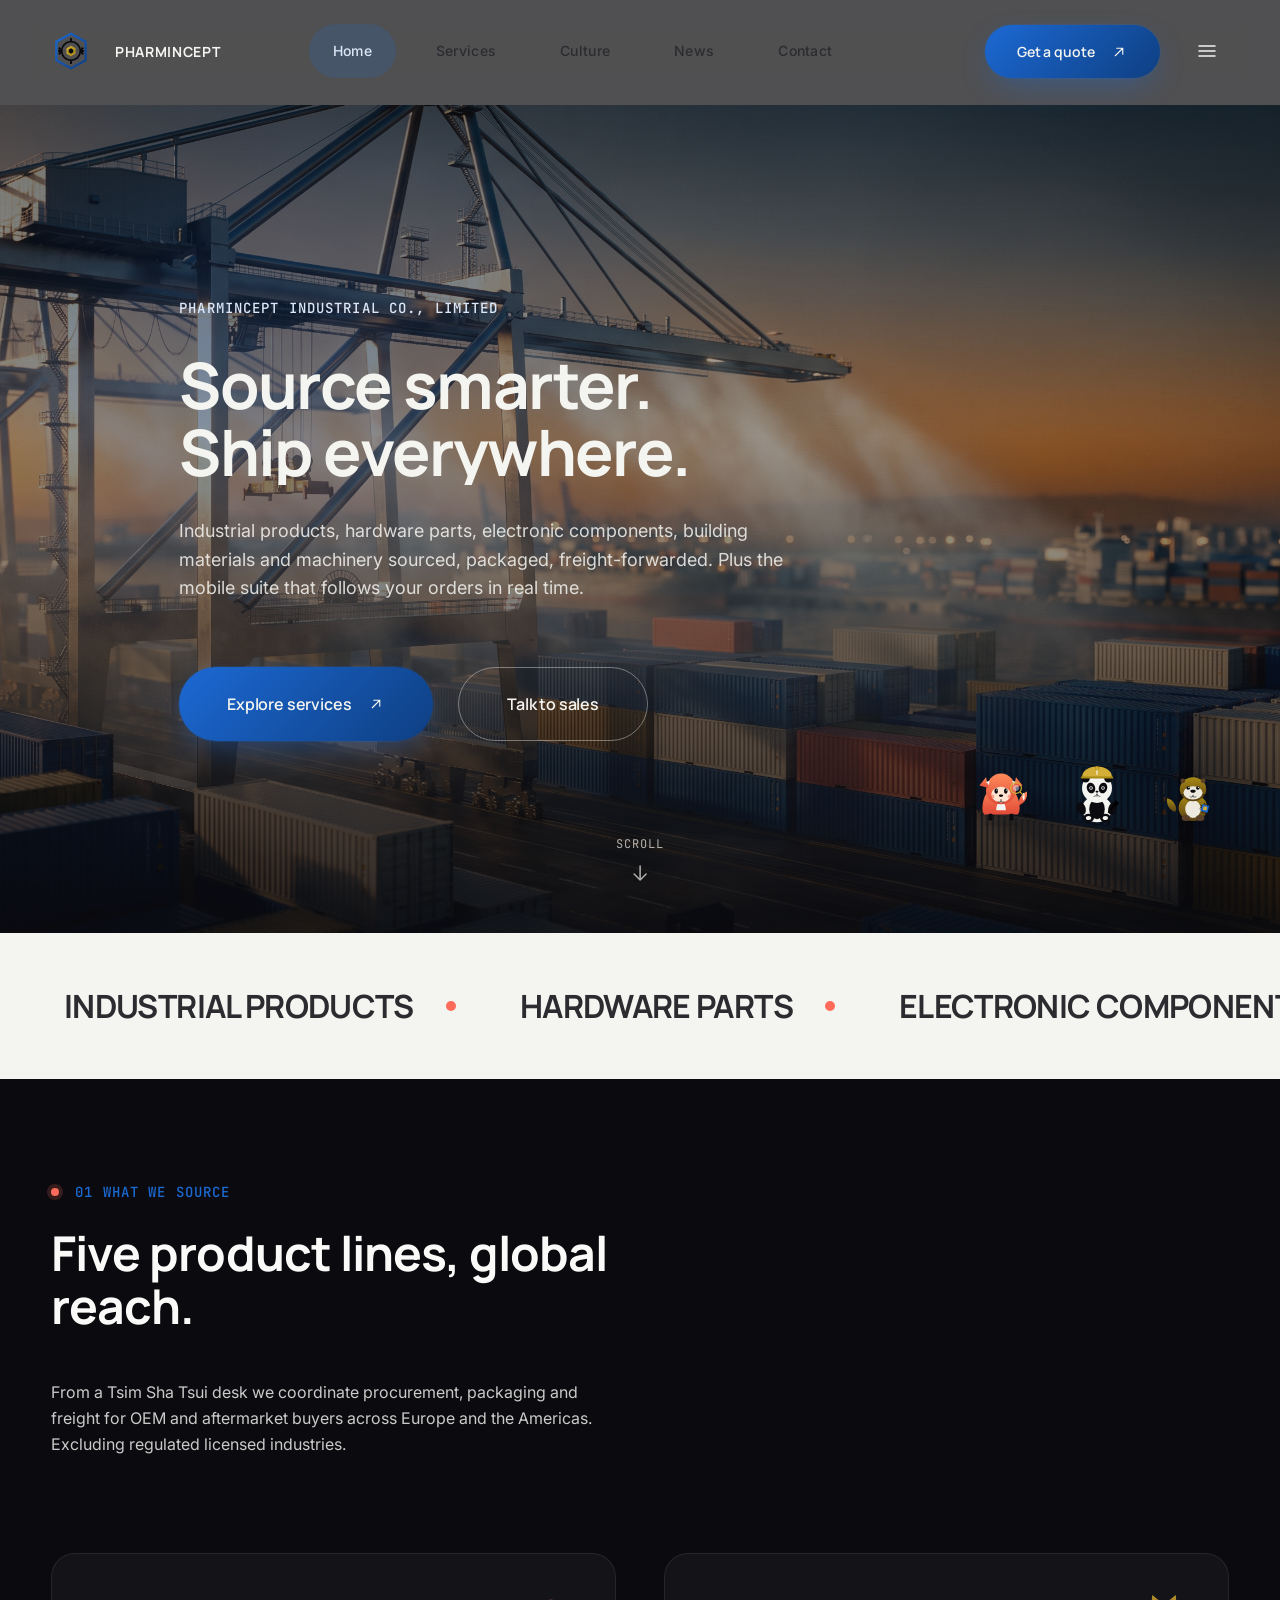
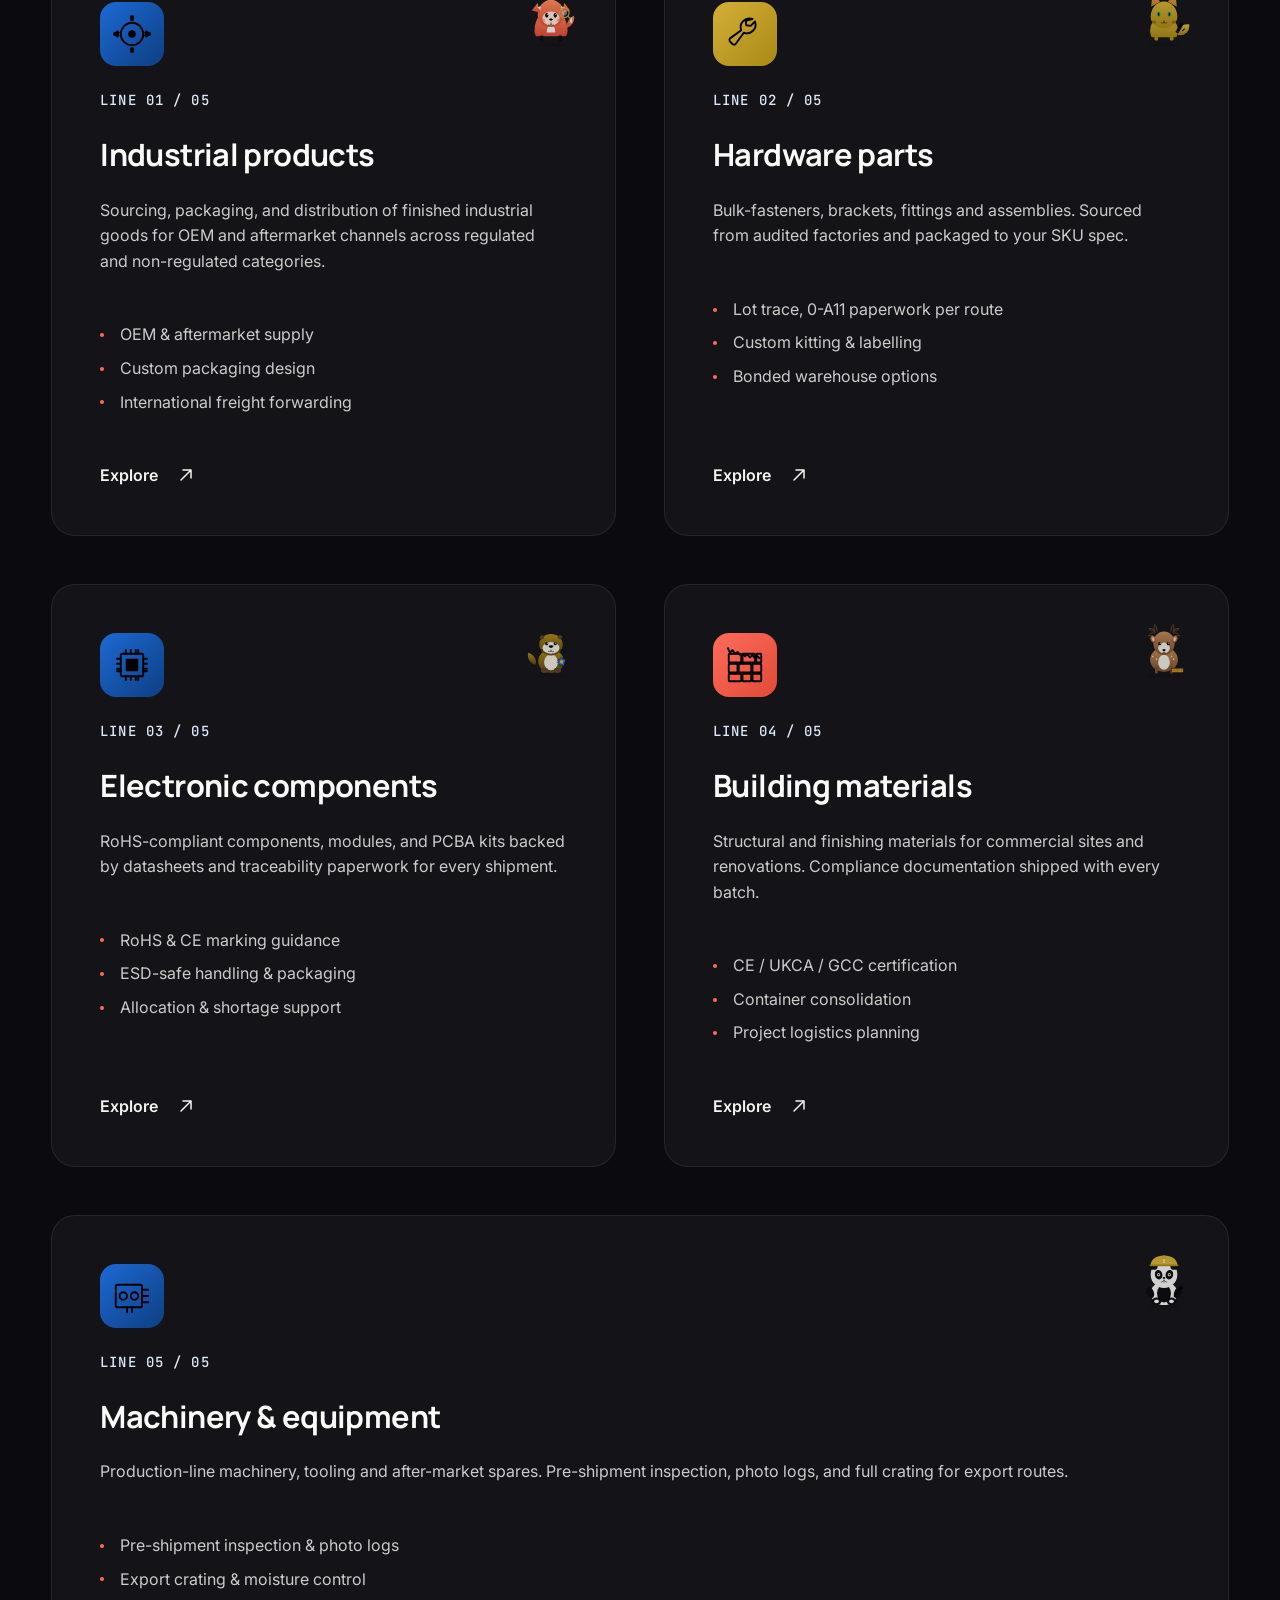
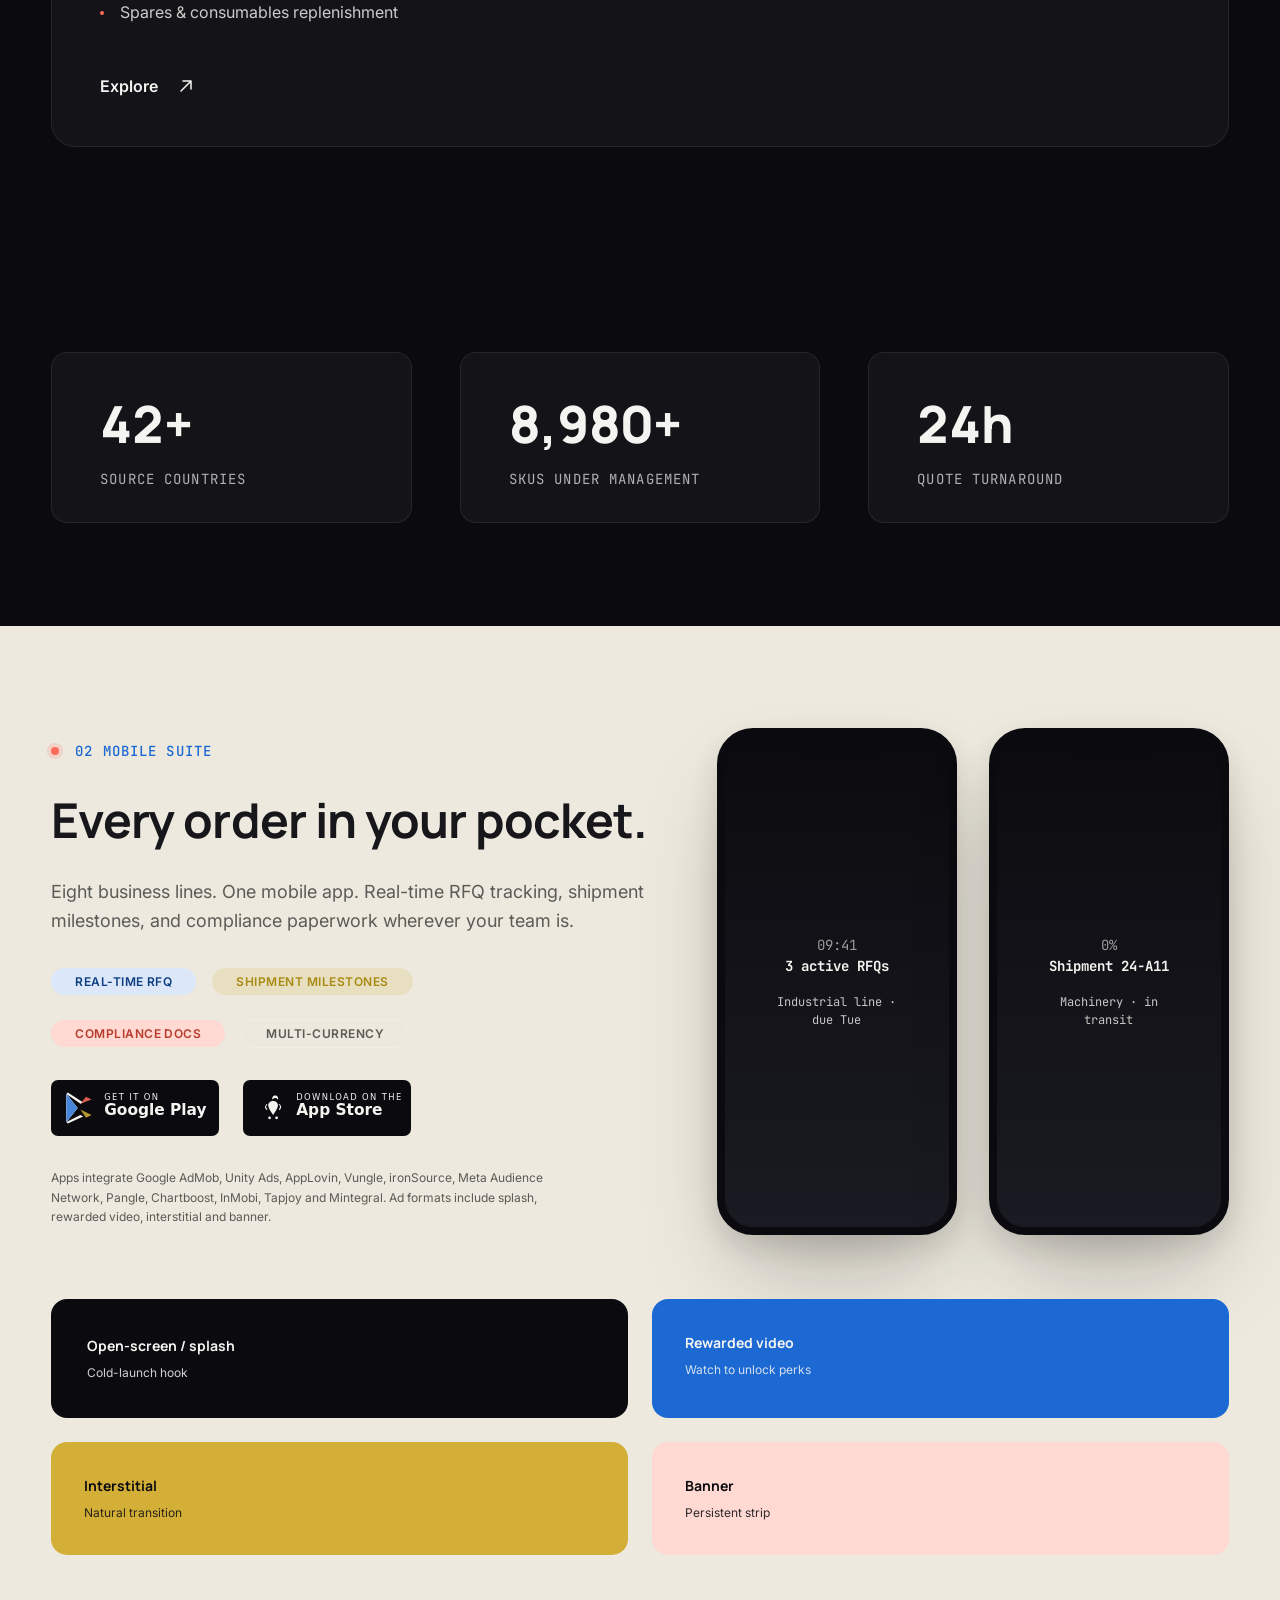
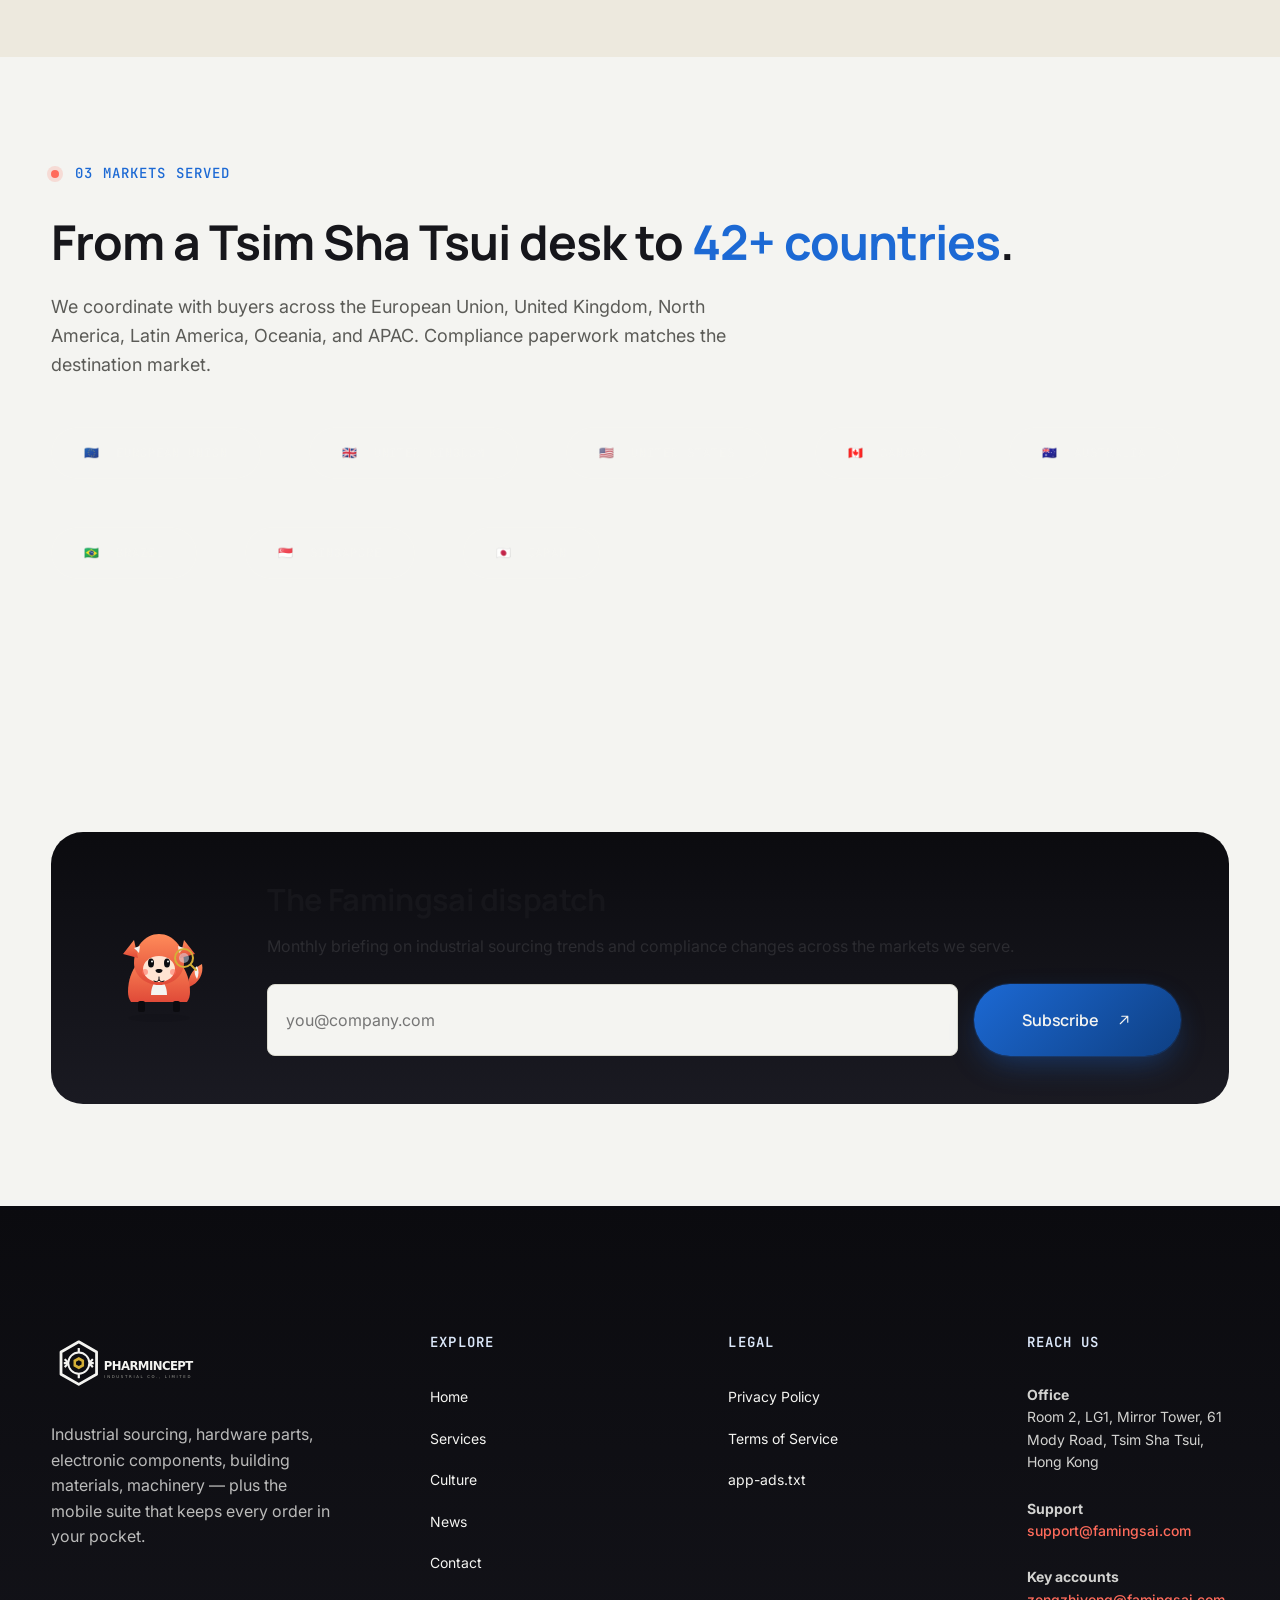
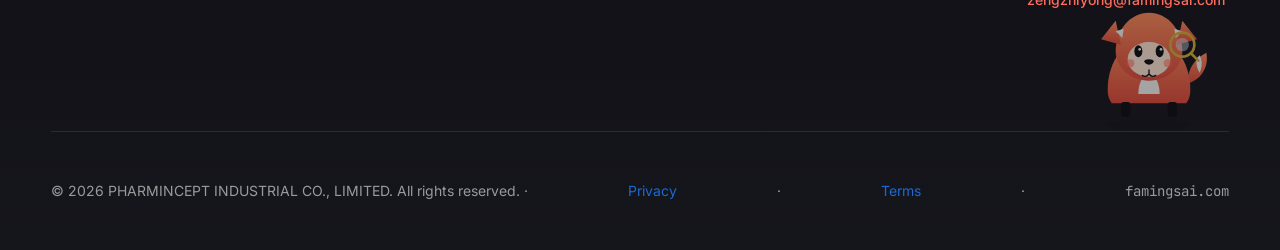
<file: index.html>
<!DOCTYPE html>
<html lang="en">
<head>
<meta charset="UTF-8">
<meta name="viewport" content="width=device-width, initial-scale=1, viewport-fit=cover">
<meta name="theme-color" content="#0B0B0F">
<title>Pharmincept Industrial  Sourcing & Trade for Europe & America</title>
<meta name="description" content="Hong Kong–based B2B partner for industrial products, hardware, electronics, building materials, machinery, import/export, and consulting, with iOS and Android apps.">
<link rel="canonical" href="https://famingsai.com/">
<link rel="icon" href="images/logo/favicon.svg" type="image/svg+xml">

<!-- Open Graph -->
<meta property="og:type" content="website">
<meta property="og:site_name" content="PHARMINCEPT INDUSTRIAL CO., LIMITED">
<meta property="og:title" content="Pharmincept Industrial  Sourcing & Trade for Europe & America">
<meta property="og:description" content="Hong Kong–based B2B partner for industrial products, hardware, electronics, building materials, machinery, import/export, and consulting, with iOS and Android apps.">
<meta property="og:url" content="https://famingsai.com/">
<meta property="og:image" content="https://famingsai.com/images/og/cover.png">
<meta property="og:locale" content="en_US">

<!-- Twitter Card -->
<meta name="twitter:card" content="summary_large_image">
<meta name="twitter:title" content="Pharmincept Industrial  Sourcing & Trade for Europe & America">
<meta name="twitter:description" content="Hong Kong–based B2B partner for industrial products, hardware, electronics, building materials, machinery, import/export, and consulting, with iOS and Android apps.">
<meta name="twitter:image" content="https://famingsai.com/images/og/cover.png">

<!-- Preconnect for Google Fonts -->
<link rel="preconnect" href="https://fonts.googleapis.com">
<link rel="preconnect" href="https://fonts.gstatic.com" crossorigin>
<link rel="stylesheet" href="https://fonts.googleapis.com/css2?family=Inter:wght@400;500;600;700;800&family=Manrope:wght@500;700;800&family=JetBrains+Mono:wght@500&display=swap" rel="stylesheet">

<link rel="stylesheet" href="css/styles.css">

<!-- JSON-LD: Organization -->
<script type="application/ld+json">
{
  "@context": "https://schema.org",
  "@type": "Organization",
  "@id": "https://famingsai.com/#organization",
  "name": "PHARMINCEPT INDUSTRIAL CO., LIMITED",
  "url": "https://famingsai.com",
  "logo": "https://famingsai.com/images/logo/pharmincept-wordmark.svg",
  "email": ["support@famingsai.com", "zengzhiyong@famingsai.com"],
  "address": {
    "@type": "PostalAddress",
    "streetAddress": "Room 2, LG1, Mirror Tower, 61 Mody Road",
    "addressLocality": "Tsim Sha Tsui",
    "addressCountry": "HK"
  },
  "contactPoint": [
    { "@type": "ContactPoint", "email": "support@famingsai.com", "contactType": "customer support", "areaServed": ["EU","US","CA","GB","AU","BR","SG","JP"], "availableLanguage": ["English"] },
    { "@type": "ContactPoint", "email": "zengzhiyong@famingsai.com", "contactType": "sales", "areaServed": ["EU","US","CA","GB","AU","BR","SG","JP"], "availableLanguage": ["English"] }
  ]
}
</script>

<!-- JSON-LD: WebSite -->
<script type="application/ld+json">
{
  "@context": "https://schema.org",
  "@type": "WebSite",
  "name": "PHARMINCEPT INDUSTRIAL",
  "url": "https://famingsai.com",
  "inLanguage": "en",
  "publisher": { "@id": "https://famingsai.com/#organization" }
}
</script>
</head>
<body data-page="home">

<a class="skip-link" href="#main">Skip to content</a>

<div data-partial-header></div>

<main id="main" role="main">

  <!-- HERO ============================================================= -->
  <section class="hero hero--home" aria-labelledby="hero-title">
    <picture class="hero__media" data-parallax="0.18">
      <img src="images/hero/home-hero.png" alt="Industrial sourcing studio" width="1920" height="1080" fetchpriority="high">
    </picture>
    <div class="hero__scrim"></div>

    <div class="container hero__inner">
      <span class="eyebrow eyebrow--light">PHARMINCEPT INDUSTRIAL CO., LIMITED</span>
      <h1 id="hero-title" class="hero__title" data-split-text>
        <span>Source smarter.</span>
        <span>Ship everywhere.</span>
      </h1>
      <p class="hero__lead">
        Industrial products, hardware parts, electronic components, building materials
        and machinery  sourced, packaged, freight-forwarded. Plus the mobile
        suite that follows your orders in real time.
      </p>
      <div class="hero__cta">
        <a class="button button--primary button--magnetic" href="services.html">
          <span>Explore services</span>
          <svg class="icon" aria-hidden="true"><use href="images/icons/sprite.svg#arrow-up-right"/></svg>
        </a>
        <a class="button button--ghost" href="contact.html">Talk to sales</a>
      </div>
    </div>

    <ul class="hero__mascot-row" role="list" aria-label="Mascot crew">
      <li><img src="images/animals/fox.svg" alt="" width="96" height="96" class="mascot mascot--idle"></li>
      <li><img src="images/animals/panda.svg" alt="" width="96" height="96" class="mascot mascot--idle mascot--idle-delay"></li>
      <li><img src="images/animals/otter.svg" alt="" width="96" height="96" class="mascot mascot--idle mascot--idle-fast"></li>
    </ul>

    <div class="hero__scroll-cue" aria-hidden="true">
      <span>Scroll</span>
      <svg class="icon"><use href="images/icons/sprite.svg#arrow-down"/></svg>
    </div>
  </section>

  <!-- KINETIC MARQUEE ================================================== -->
  <div class="marquee" data-marquee aria-hidden="true">
    <div class="marquee__track">
      <span class="marquee__item">Industrial products <span class="dot"></span></span>
      <span class="marquee__item">Hardware parts <span class="dot"></span></span>
      <span class="marquee__item">Electronic components <span class="dot"></span></span>
      <span class="marquee__item">Building materials <span class="dot"></span></span>
      <span class="marquee__item">Machinery &amp; equipment <span class="dot"></span></span>
      <span class="marquee__item">International freight <span class="dot"></span></span>
      <span class="marquee__item">Industrial products <span class="dot"></span></span>
      <span class="marquee__item">Hardware parts <span class="dot"></span></span>
      <span class="marquee__item">Electronic components <span class="dot"></span></span>
      <span class="marquee__item">Building materials <span class="dot"></span></span>
      <span class="marquee__item">Machinery &amp; equipment <span class="dot"></span></span>
      <span class="marquee__item">International freight <span class="dot"></span></span>
    </div>
  </div>

  <!-- PILLARS / 5 BUSINESS LINES ====================================== -->
  <section class="section section--dark" aria-labelledby="pillars-title">
    <div class="container">
      <header class="section__head">
        <span class="eyebrow"><span class="dot"></span> 01  What we source</span>
        <h2 id="pillars-title" class="section__title">Five product lines, global reach.</h2>
        <p class="section__lead">From a Tsim Sha Tsui desk we coordinate procurement, packaging and freight for OEM and aftermarket buyers across Europe and the Americas. Excluding regulated licensed industries.</p>
      </header>

      <div class="grid grid--12">
        <article class="service-card col-span-6 reveal" data-tilt>
          <div class="service-card__icon">
            <img src="images/icons/line-gear.svg" alt="" width="40" height="40">
          </div>
          <span class="eyebrow eyebrow--light">Line 01 / 05</span>
          <h3 class="service-card__title">Industrial products</h3>
          <p class="service-card__copy">Sourcing, packaging, and distribution of finished industrial goods for OEM and aftermarket channels  across regulated and non-regulated categories.</p>
          <ul class="service-card__list">
            <li>OEM &amp; aftermarket supply</li>
            <li>Custom packaging design</li>
            <li>International freight forwarding</li>
          </ul>
          <a class="service-card__link" href="services.html#industrial">
            Explore
            <svg class="icon"><use href="images/icons/sprite.svg#arrow-up-right"/></svg>
          </a>
          <img src="images/animals/fox.svg" alt="" class="service-card__mascot mascot mascot--idle mascot--idle-slow" width="64" height="64" aria-hidden="true">
        </article>

        <article class="service-card col-span-6 reveal" data-tilt>
          <div class="service-card__icon service-card__icon--gold">
            <img src="images/icons/line-hardware.svg" alt="" width="40" height="40">
          </div>
          <span class="eyebrow eyebrow--light">Line 02 / 05</span>
          <h3 class="service-card__title">Hardware parts</h3>
          <p class="service-card__copy">Bulk-fasteners, brackets, fittings and assemblies. Sourced from audited factories and packaged to your SKU spec.</p>
          <ul class="service-card__list">
            <li>Lot trace, 0-A11 paperwork per route</li>
            <li>Custom kitting &amp; labelling</li>
            <li>Bonded warehouse options</li>
          </ul>
          <a class="service-card__link" href="services.html#hardware">
            Explore
            <svg class="icon"><use href="images/icons/sprite.svg#arrow-up-right"/></svg>
          </a>
          <img src="images/animals/cat.svg" alt="" class="service-card__mascot mascot mascot--idle mascot--idle-delay" width="64" height="64" aria-hidden="true">
        </article>

        <article class="service-card col-span-6 reveal" data-tilt>
          <div class="service-card__icon">
            <img src="images/icons/line-electronics.svg" alt="" width="40" height="40">
          </div>
          <span class="eyebrow eyebrow--light">Line 03 / 05</span>
          <h3 class="service-card__title">Electronic components</h3>
          <p class="service-card__copy">RoHS-compliant components, modules, and PCBA kits  backed by datasheets and traceability paperwork for every shipment.</p>
          <ul class="service-card__list">
            <li>RoHS &amp; CE marking guidance</li>
            <li>ESD-safe handling &amp; packaging</li>
            <li>Allocation &amp; shortage support</li>
          </ul>
          <a class="service-card__link" href="services.html#electronics">
            Explore
            <svg class="icon"><use href="images/icons/sprite.svg#arrow-up-right"/></svg>
          </a>
          <img src="images/animals/otter.svg" alt="" class="service-card__mascot mascot mascot--idle mascot--idle-fast" width="64" height="64" aria-hidden="true">
        </article>

        <article class="service-card col-span-6 reveal" data-tilt>
          <div class="service-card__icon service-card__icon--coral">
            <img src="images/icons/line-building.svg" alt="" width="40" height="40">
          </div>
          <span class="eyebrow eyebrow--light">Line 04 / 05</span>
          <h3 class="service-card__title">Building materials</h3>
          <p class="service-card__copy">Structural and finishing materials for commercial sites and renovations. Compliance documentation shipped with every batch.</p>
          <ul class="service-card__list">
            <li>CE / UKCA / GCC certification</li>
            <li>Container consolidation</li>
            <li>Project logistics planning</li>
          </ul>
          <a class="service-card__link" href="services.html#building">
            Explore
            <svg class="icon"><use href="images/icons/sprite.svg#arrow-up-right"/></svg>
          </a>
          <img src="images/animals/deer.svg" alt="" class="service-card__mascot mascot mascot--idle mascot--idle-slow" width="64" height="64" aria-hidden="true">
        </article>

        <article class="service-card col-span-12 reveal" data-tilt>
          <div class="service-card__icon">
            <img src="images/icons/line-machinery.svg" alt="" width="40" height="40">
          </div>
          <span class="eyebrow eyebrow--light">Line 05 / 05</span>
          <h3 class="service-card__title">Machinery &amp; equipment</h3>
          <p class="service-card__copy">Production-line machinery, tooling and after-market spares. Pre-shipment inspection, photo logs, and full crating for export routes.</p>
          <ul class="service-card__list">
            <li>Pre-shipment inspection &amp; photo logs</li>
            <li>Export crating &amp; moisture control</li>
            <li>Spares &amp; consumables replenishment</li>
          </ul>
          <a class="service-card__link" href="services.html#machinery">
            Explore
            <svg class="icon"><use href="images/icons/sprite.svg#arrow-up-right"/></svg>
          </a>
          <img src="images/animals/panda.svg" alt="" class="service-card__mascot mascot mascot--idle mascot--idle-delay" width="64" height="64" aria-hidden="true">
        </article>
      </div>
    </div>
  </section>

  <!-- METRICS ========================================================== -->
  <section class="section section--ink" aria-label="Featured stores">
    <div class="container">
      <div class="grid grid--12">
        <div class="metric col-span-4 reveal">
          <span class="metric__value" data-kinetic-number data-from="0" data-to="42" data-suffix="+">0</span>
          <span class="metric__label">Source countries</span>
        </div>
        <div class="metric col-span-4 reveal">
          <span class="metric__value" data-kinetic-number data-from="0" data-to="9000" data-suffix="+">0</span>
          <span class="metric__label">SKUs under management</span>
        </div>
        <div class="metric col-span-4 reveal">
          <span class="metric__value" data-kinetic-number data-from="0" data-to="24" data-suffix="h">0</span>
          <span class="metric__label">Quote turnaround</span>
        </div>
      </div>
    </div>
  </section>

  <!-- MOBILE APP SHOWCASE ============================================== -->
  <section class="section section--paper-warm" aria-labelledby="app-title">
    <div class="container">
      <div class="app-showcase">
        <div class="stack-16 reveal">
          <span class="eyebrow"><span class="dot"></span> 02  Mobile suite</span>
          <h2 id="app-title">Every order in your pocket.</h2>
          <p class="lead">Eight business lines. One mobile app. Real-time RFQ tracking, shipment milestones, and compliance paperwork  wherever your team is.</p>
          <ul class="stack-12">
            <li class="cluster"><span class="chip chip--blue">Real-time RFQ</span><span class="chip chip--gold">Shipment milestones</span></li>
            <li class="cluster"><span class="chip chip--coral">Compliance docs</span><span class="chip chip--ghost">Multi-currency</span></li>
          </ul>
          <div class="app-strip">
            <ul class="app-strip__stores">
              <li><a href="https://play.google.com/store/apps" rel="noopener"><img src="images/icons/store-googleplay.svg" alt="Get it on Google Play" width="160" height="48"></a></li>
              <li><a href="https://www.apple.com/app-store/" rel="noopener"><img src="images/icons/store-appstore.svg" alt="Download on the App Store" width="160" height="48"></a></li>
            </ul>
            <p class="app-strip__compliance">
              Apps integrate Google AdMob, Unity Ads, AppLovin, Vungle, ironSource,
              Meta Audience Network, Pangle, Chartboost, InMobi, Tapjoy and Mintegral.
              Ad formats include splash, rewarded video, interstitial and banner.
            </p>
          </div>
        </div>

        <div class="app-showcase__phones reveal">
          <div class="phone-frame" aria-label="Pharmincept mobile app  RFQ list">
            <div>
              <div class="mono" style="opacity:0.6">09:41</div>
              <strong style="font-size:var(--fs-14);margin-top:var(--space-16)">3 active RFQs</strong>
              <div style="font-size:var(--fs-12);margin-top:var(--space-8);opacity:0.8">Industrial line · due Tue</div>
            </div>
          </div>
          <div class="phone-frame" aria-label="Pharmincept mobile app  Shipment tracker">
            <div>
              <div class="mono" style="opacity:0.6">0%</div>
              <strong style="font-size:var(--fs-14);margin-top:var(--space-16)">Shipment 24-A11</strong>
              <div style="font-size:var(--fs-12);margin-top:var(--space-8);opacity:0.8">Machinery · in transit</div>
            </div>
          </div>
        </div>
      </div>

      <div class="ad-format-grid reveal" style="margin-top:var(--space-32)">
        <div class="ad-format ad-format--splash"><strong>Open-screen / splash</strong><span>Cold-launch hook</span></div>
        <div class="ad-format ad-format--rewarded"><strong>Rewarded video</strong><span>Watch to unlock perks</span></div>
        <div class="ad-format ad-format--interstitial"><strong>Interstitial</strong><span>Natural transition</span></div>
        <div class="ad-format ad-format--banner"><strong>Banner</strong><span>Persistent strip</span></div>
      </div>
    </div>
  </section>

  <!-- TRUST STRIP ===================================================== -->
  <section class="section section--paper" aria-label="Markets served">
    <div class="container">
      <span class="eyebrow reveal" style="margin-bottom:var(--space-16);display:inline-flex"><span class="dot"></span> 03  Markets served</span>
      <h2 class="reveal">From a Tsim Sha Tsui desk to <span style="color:var(--color-blue)">42+ countries</span>.</h2>
      <p class="lead reveal" style="margin-top:var(--space-12);max-width:64ch">We coordinate with buyers across the European Union, United Kingdom, North America, Latin America, Oceania, and APAC. Compliance paperwork matches the destination market.</p>
      <div class="trust-strip reveal">
        <span class="trust-strip__item"><span aria-hidden="true">🇪🇺</span> European Union</span>
        <span class="trust-strip__item"><span aria-hidden="true">🇬🇧</span> United Kingdom</span>
        <span class="trust-strip__item"><span aria-hidden="true">🇺🇸</span> United States</span>
        <span class="trust-strip__item"><span aria-hidden="true">🇨🇦</span> Canada</span>
        <span class="trust-strip__item"><span aria-hidden="true">🇦🇺</span> Australia</span>
        <span class="trust-strip__item"><span aria-hidden="true">🇧🇷</span> Brazil</span>
        <span class="trust-strip__item"><span aria-hidden="true">🇸🇬</span> Singapore</span>
        <span class="trust-strip__item"><span aria-hidden="true">🇯🇵</span> Japan</span>
      </div>
    </div>
  </section>

  <!-- CTA BANNER ====================================================== -->
  <section class="section" aria-label="Newsletter">
    <div class="container">
      <aside class="cta-banner reveal">
        <img src="images/animals/fox.svg" alt="" width="120" height="120" class="cta-banner__mascot mascot mascot--idle mascot--idle-slow" aria-hidden="true">
        <div>
          <h3>The Famingsai dispatch</h3>
          <p style="margin-top:var(--space-8)">Monthly briefing on industrial sourcing trends and compliance changes across the markets we serve.</p>
          <form class="cta-banner__form" data-validate>
            <label class="field" style="flex:1">
              <span class="sr-only">Email address</span>
              <input class="field__input" type="email" required placeholder="you@company.com">
            </label>
            <button class="button button--primary button--magnetic" type="submit">
              <span>Subscribe</span>
              <svg class="icon"><use href="images/icons/sprite.svg#arrow-up-right"/></svg>
            </button>
          </form>
        </div>
      </aside>
    </div>
  </section>

</main>

<div data-partial-footer></div>

<script src="js/partials.js" defer></script>
<script src="js/animations.js" defer></script>
<script src="js/contact-form.js" defer></script>
<script src="js/app.js" defer></script>
</body>
</html>
</file>
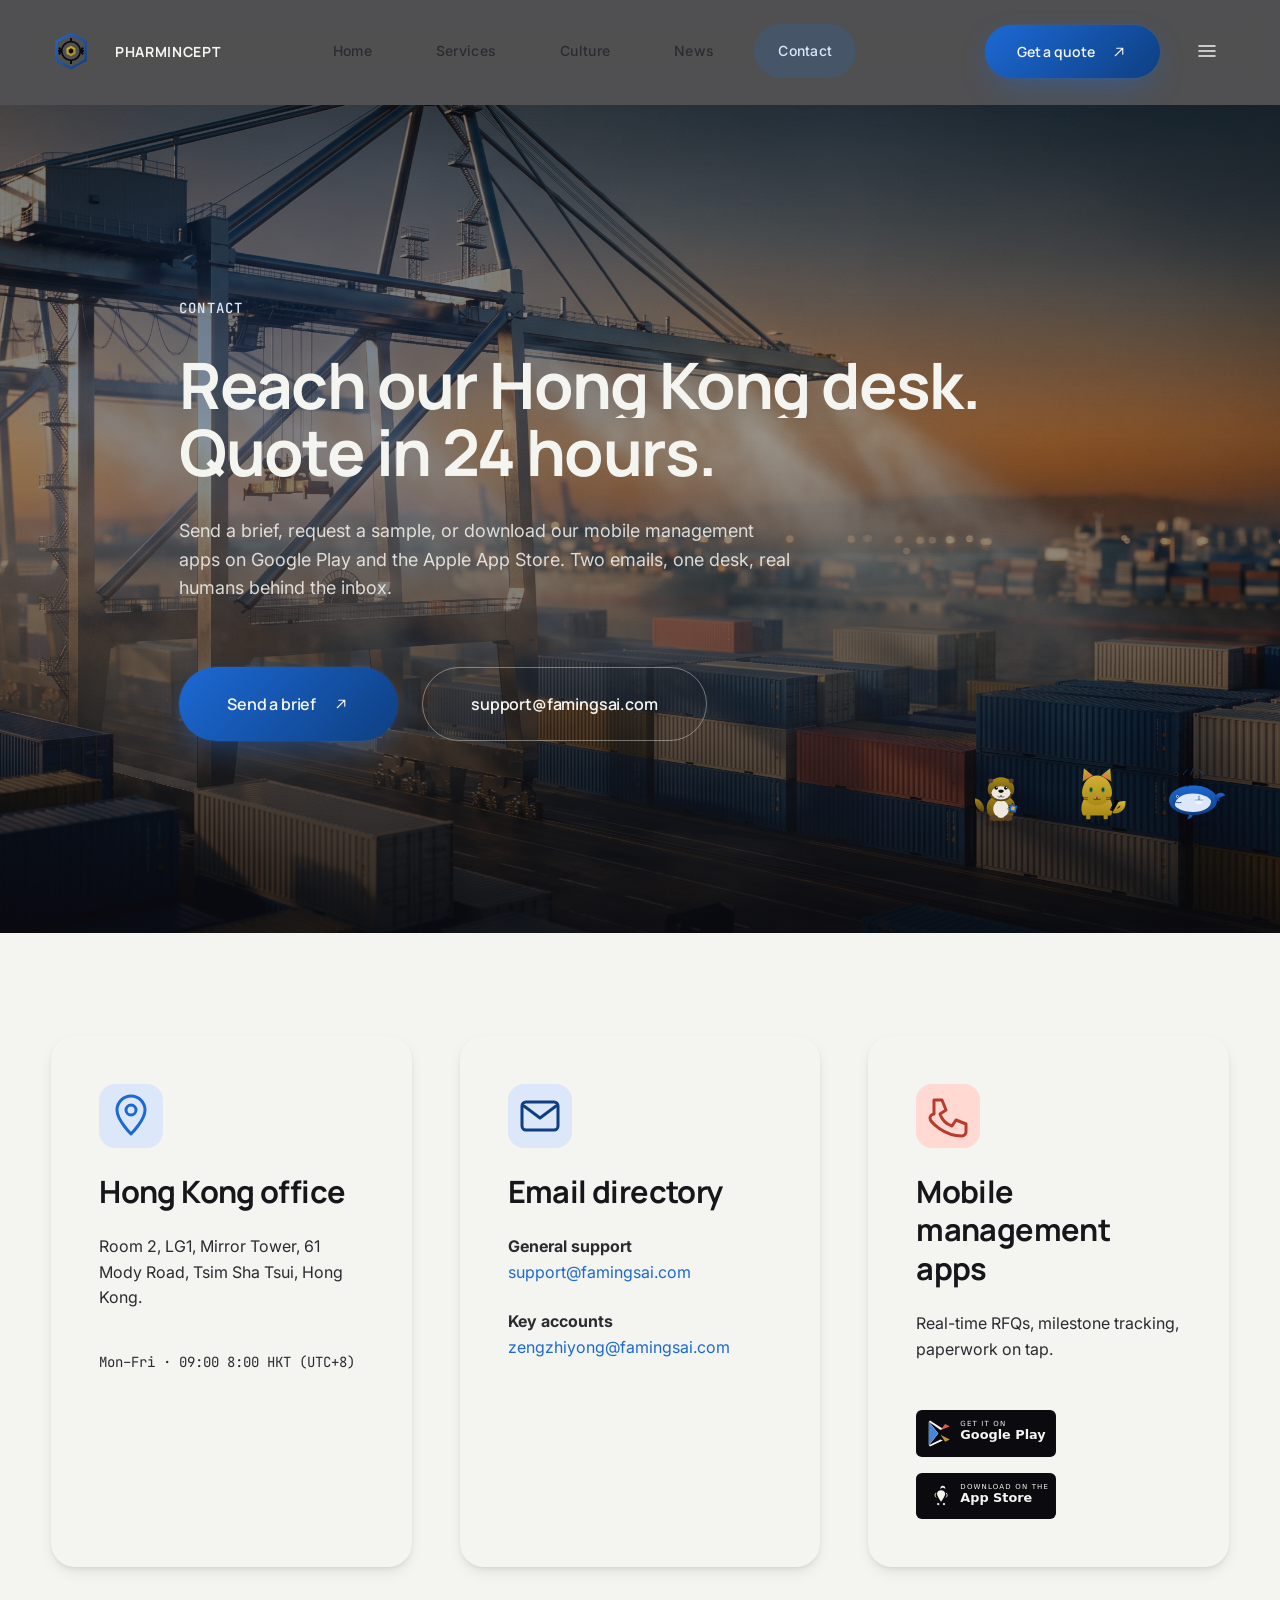
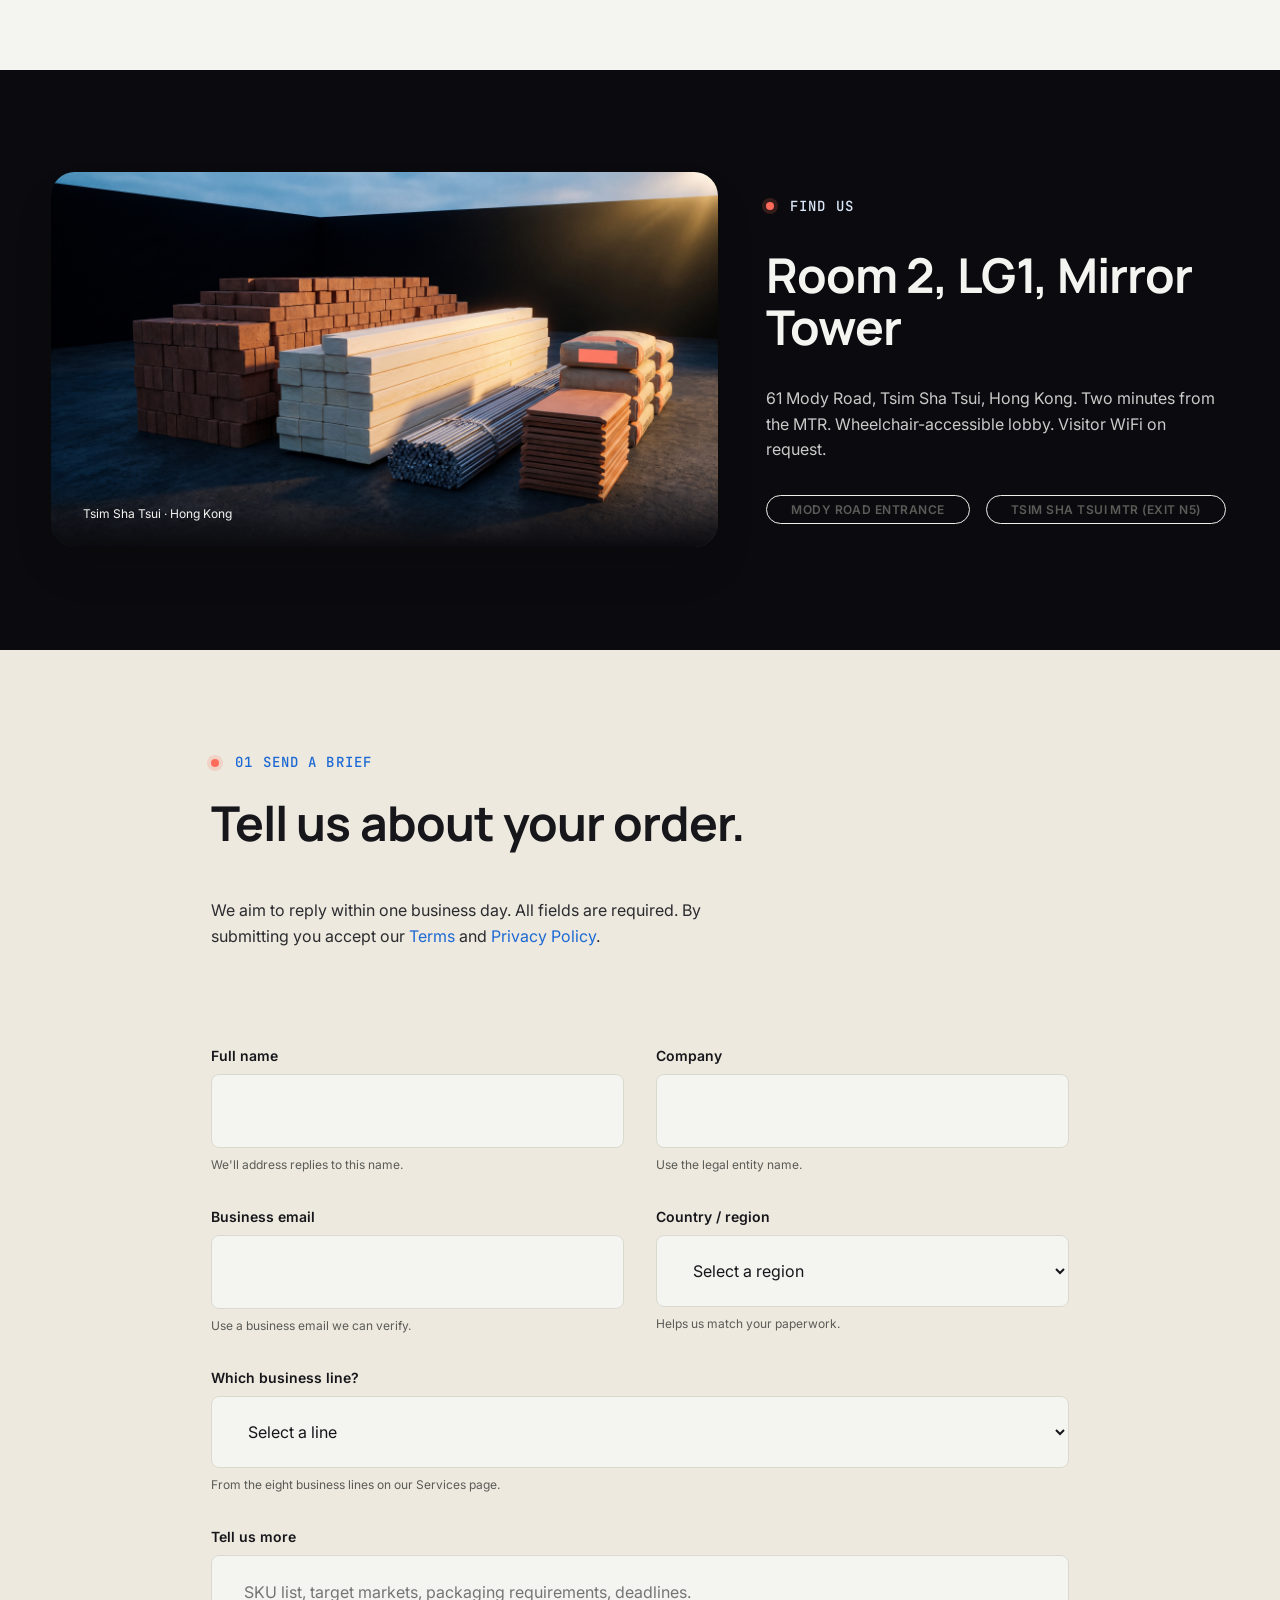
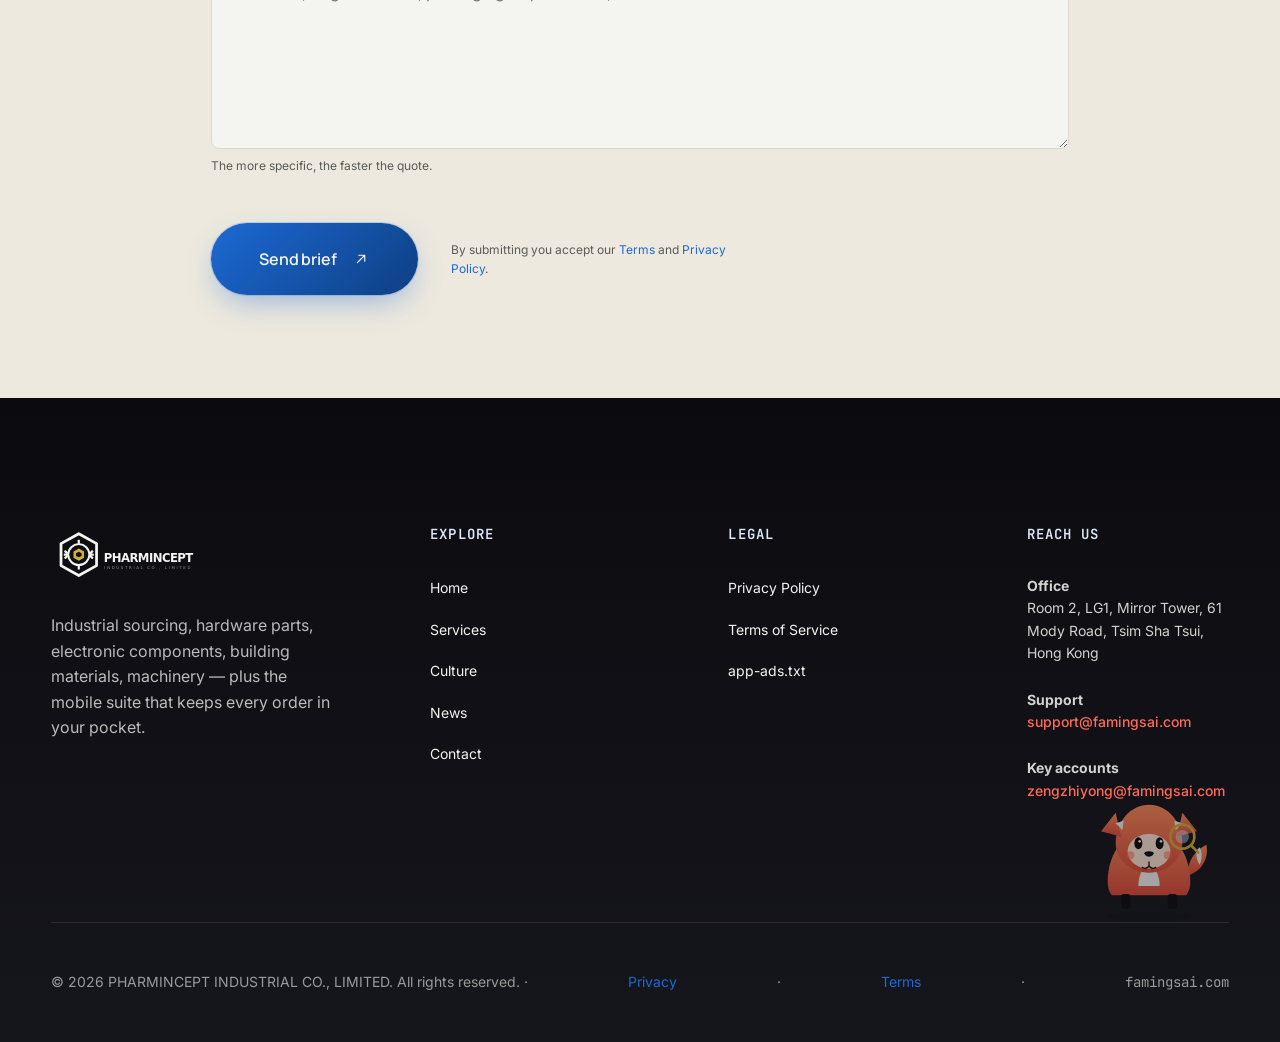
<file: contact.html>
<!DOCTYPE html>
<html lang="en">
<head>
<meta charset="UTF-8">
<meta name="viewport" content="width=device-width, initial-scale=1, viewport-fit=cover">
<meta name="theme-color" content="#0B0B0F">
<title>Contact Pharmincept  Hong Kong Office & App Downloads</title>
<meta name="description" content="Reach our Hong Kong office, customer support, and key accounts team. Download our iOS and Android mobile management apps.">
<link rel="canonical" href="https://famingsai.com/contact.html">
<link rel="icon" href="images/logo/favicon.svg" type="image/svg+xml">

<meta property="og:type" content="website">
<meta property="og:site_name" content="PHARMINCEPT INDUSTRIAL CO., LIMITED">
<meta property="og:title" content="Contact Pharmincept  Hong Kong Office & App Downloads">
<meta property="og:description" content="Reach our Hong Kong office, customer support, and key accounts team. Download our iOS and Android mobile management apps.">
<meta property="og:url" content="https://famingsai.com/contact.html">
<meta property="og:image" content="https://famingsai.com/images/og/cover.png">
<meta property="og:locale" content="en_US">

<meta name="twitter:card" content="summary_large_image">
<meta name="twitter:title" content="Contact Pharmincept  Hong Kong Office & App Downloads">
<meta name="twitter:description" content="Reach our Hong Kong office, customer support, and key accounts team. Download our iOS and Android mobile management apps.">
<meta name="twitter:image" content="https://famingsai.com/images/og/cover.png">

<link rel="preconnect" href="https://fonts.googleapis.com">
<link rel="preconnect" href="https://fonts.gstatic.com" crossorigin>
<link rel="stylesheet" href="https://fonts.googleapis.com/css2?family=Inter:wght@400;500;600;700;800&family=Manrope:wght@500;700;800&family=JetBrains+Mono:wght@500&display=swap" rel="stylesheet">

<link rel="stylesheet" href="css/styles.css">

<script type="application/ld+json">
{
  "@context": "https://schema.org",
  "@type": "Organization",
  "@id": "https://famingsai.com/#organization",
  "name": "PHARMINCEPT INDUSTRIAL CO., LIMITED",
  "url": "https://famingsai.com",
  "logo": "https://famingsai.com/images/logo/pharmincept-wordmark.svg",
  "email": ["support@famingsai.com", "zengzhiyong@famingsai.com"],
  "address": { "@type": "PostalAddress", "streetAddress": "Room 2, LG1, Mirror Tower, 61 Mody Road", "addressLocality": "Tsim Sha Tsui", "addressCountry": "HK" }
}
</script>

<script type="application/ld+json">
{
  "@context": "https://schema.org",
  "@type": "BreadcrumbList",
  "itemListElement": [
    { "@type": "ListItem", "position": 1, "name": "Home", "item": "https://famingsai.com/" },
    { "@type": "ListItem", "position": 2, "name": "Contact", "item": "https://famingsai.com/contact.html" }
  ]
}
</script>

<script type="application/ld+json">
{
  "@context": "https://schema.org",
  "@type": "ContactPage",
  "url": "https://famingsai.com/contact.html",
  "name": "Contact PHARMINCEPT INDUSTRIAL CO., LIMITED",
  "publisher": { "@id": "https://famingsai.com/#organization" }
}
</script>
</head>
<body data-page="contact">

<a class="skip-link" href="#main">Skip to content</a>

<div data-partial-header></div>

<main id="main" role="main">

  <section class="hero hero--contact" aria-labelledby="contact-title">
    <picture class="hero__media" data-parallax="0.18">
      <img src="images/hero/home-hero.png" alt="Pharmincept contact backdrop" width="1920" height="1080" fetchpriority="high">
    </picture>
    <div class="hero__scrim"></div>

    <div class="container hero__inner">
      <span class="eyebrow eyebrow--light">Contact</span>
      <h1 id="contact-title" class="hero__title" data-split-text>
        <span>Reach our Hong Kong desk.</span>
        <span>Quote in 24 hours.</span>
      </h1>
      <p class="hero__lead">
        Send a brief, request a sample, or download our mobile management apps on
        Google Play and the Apple App Store. Two emails, one desk, real humans
        behind the inbox.
      </p>
      <div class="hero__cta">
        <a class="button button--primary button--magnetic" href="#brief">
          <span>Send a brief</span>
          <svg class="icon" aria-hidden="true"><use href="images/icons/sprite.svg#arrow-up-right"/></svg>
        </a>
        <a class="button button--ghost" href="mailto:support@famingsai.com">support@famingsai.com</a>
      </div>
    </div>

    <ul class="hero__mascot-row" role="list" aria-label="Mascot crew">
      <li><img src="images/animals/otter.svg" alt="" width="96" height="96" class="mascot mascot--idle"></li>
      <li><img src="images/animals/cat.svg" alt="" width="96" height="96" class="mascot mascot--idle mascot--idle-delay"></li>
      <li><img src="images/animals/whale.svg" alt="" width="96" height="96" class="mascot mascot--idle mascot--idle-fast"></li>
    </ul>
  </section>

  <!-- CONTACT GRID ==================================================== -->
  <section class="section section--paper" aria-label="Contact details">
    <div class="container">
      <div class="grid grid--12">
        <article class="feature-card col-span-4 reveal" data-tilt>
          <div class="feature-card__icon"><svg class="icon icon--xl" aria-hidden="true"><use href="images/icons/sprite.svg#location"/></svg></div>
          <h3 class="feature-card__title">Hong Kong office</h3>
          <p>Room 2, LG1, Mirror Tower, 61 Mody Road, Tsim Sha Tsui, Hong Kong.</p>
          <p class="mono" style="margin-top:var(--space-8)">Mon–Fri · 09:00 8:00 HKT (UTC+8)</p>
        </article>

        <article class="feature-card col-span-4 reveal" data-tilt>
          <div class="feature-card__icon" style="background:var(--color-blue-soft);color:var(--color-blue-deep)"><svg class="icon icon--xl" aria-hidden="true"><use href="images/icons/sprite.svg#mail"/></svg></div>
          <h3 class="feature-card__title">Email directory</h3>
          <p><strong>General support</strong><br><a href="mailto:support@famingsai.com">support@famingsai.com</a></p>
          <p><strong>Key accounts</strong><br><a href="mailto:zengzhiyong@famingsai.com">zengzhiyong@famingsai.com</a></p>
        </article>

        <article class="feature-card col-span-4 reveal" data-tilt>
          <div class="feature-card__icon" style="background:var(--color-coral-soft);color:#B83C2D"><svg class="icon icon--xl" aria-hidden="true"><use href="images/icons/sprite.svg#phone"/></svg></div>
          <h3 class="feature-card__title">Mobile management apps</h3>
          <p>Real-time RFQs, milestone tracking, paperwork on tap.</p>
          <ul class="cluster" style="margin-top:var(--space-12)">
            <li><a href="https://play.google.com/store/apps" rel="noopener"><img src="images/icons/store-googleplay.svg" alt="Get it on Google Play" width="140" height="42"></a></li>
            <li><a href="https://www.apple.com/app-store/" rel="noopener"><img src="images/icons/store-appstore.svg" alt="Download on the App Store" width="140" height="42"></a></li>
          </ul>
        </article>
      </div>
    </div>
  </section>

  <!-- MAP ILLUSTRATION ================================================ -->
  <section class="section section--dark" aria-label="Office illustration">
    <div class="container">
      <div class="grid grid--12">
        <div class="col-span-7 reveal">
          <figure class="media-frame">
            <img src="images/sections/building.png" alt="Tsim Sha Tsui skyline illustration" loading="lazy">
            <figcaption>Tsim Sha Tsui · Hong Kong</figcaption>
          </figure>
        </div>
        <div class="col-span-5 stack-16 reveal" style="display:flex;flex-direction:column;justify-content:center">
          <span class="eyebrow eyebrow--light"><span class="dot"></span> Find us</span>
          <h2 class="section__title" style="color:var(--color-paper)">Room 2, LG1, Mirror Tower</h2>
          <p>61 Mody Road, Tsim Sha Tsui, Hong Kong. Two minutes from the MTR. Wheelchair-accessible lobby. Visitor WiFi on request.</p>
          <ul class="cluster">
            <li><span class="chip chip--ghost">Mody Road entrance</span></li>
            <li><span class="chip chip--ghost">Tsim Sha Tsui MTR (Exit N5)</span></li>
          </ul>
        </div>
      </div>
    </div>
  </section>

  <!-- INQUIRY FORM ===================================================== -->
  <section class="section section--paper-warm" id="brief" aria-labelledby="brief-title">
    <div class="container container--narrow">
      <header class="section__head">
        <span class="eyebrow"><span class="dot"></span> 01  Send a brief</span>
        <h2 id="brief-title" class="section__title">Tell us about your order.</h2>
        <p class="section__lead">We aim to reply within one business day. All fields are required. By submitting you accept our <a href="terms.html">Terms</a> and <a href="privacy.html">Privacy Policy</a>.</p>
      </header>

      <form class="form form--contact reveal" data-validate novalidate>
        <div class="form__row">
          <label class="field">
            <span class="field__label">Full name</span>
            <input class="field__input" name="name" type="text" required autocomplete="name">
            <span class="field__hint" data-default="We'll address replies to this name.">We'll address replies to this name.</span>
          </label>
          <label class="field">
            <span class="field__label">Company</span>
            <input class="field__input" name="company" type="text" required autocomplete="organization">
            <span class="field__hint" data-default="Use the legal entity name.">Use the legal entity name.</span>
          </label>
        </div>

        <div class="form__row">
          <label class="field">
            <span class="field__label">Business email</span>
            <input class="field__input" name="email" type="email" required autocomplete="email">
            <span class="field__hint" data-default="Use a business email we can verify.">Use a business email we can verify.</span>
          </label>
          <label class="field">
            <span class="field__label">Country / region</span>
            <select class="field__input" name="region" required>
              <option value="">Select a region</option>
              <option>European Union</option>
              <option>United Kingdom</option>
              <option>United States</option>
              <option>Canada</option>
              <option>Australia / New Zealand</option>
              <option>Brazil</option>
              <option>Singapore</option>
              <option>Japan</option>
              <option>Other</option>
            </select>
            <span class="field__hint" data-default="Helps us match your paperwork.">Helps us match your paperwork.</span>
          </label>
        </div>

        <label class="field">
          <span class="field__label">Which business line?</span>
          <select class="field__input" name="line" required>
            <option value="">Select a line</option>
            <option>Industrial products</option>
            <option>Hardware parts</option>
            <option>Electronic components</option>
            <option>Building materials</option>
            <option>Machinery &amp; equipment</option>
            <option>International import/export</option>
            <option>Project planning + consulting</option>
            <option>Freight forwarding + packaging design</option>
          </select>
          <span class="field__hint" data-default="From the eight business lines on our Services page.">From the eight business lines on our Services page.</span>
        </label>

        <label class="field">
          <span class="field__label">Tell us more</span>
          <textarea class="field__input" name="message" rows="6" required placeholder="SKU list, target markets, packaging requirements, deadlines."></textarea>
          <span class="field__hint" data-default="The more specific, the faster the quote.">The more specific, the faster the quote.</span>
        </label>

        <div class="form__actions">
          <button class="button button--primary button--magnetic" type="submit">
            <span>Send brief</span>
            <svg class="icon"><use href="images/icons/sprite.svg#arrow-up-right"/></svg>
          </button>
          <p class="form__note">By submitting you accept our <a href="terms.html">Terms</a> and <a href="privacy.html">Privacy Policy</a>.</p>
        </div>
      </form>
    </div>
  </section>

</main>

<div data-partial-footer></div>

<script src="js/partials.js" defer></script>
<script src="js/animations.js" defer></script>
<script src="js/contact-form.js" defer></script>
<script src="js/app.js" defer></script>
</body>
</html>
</file>
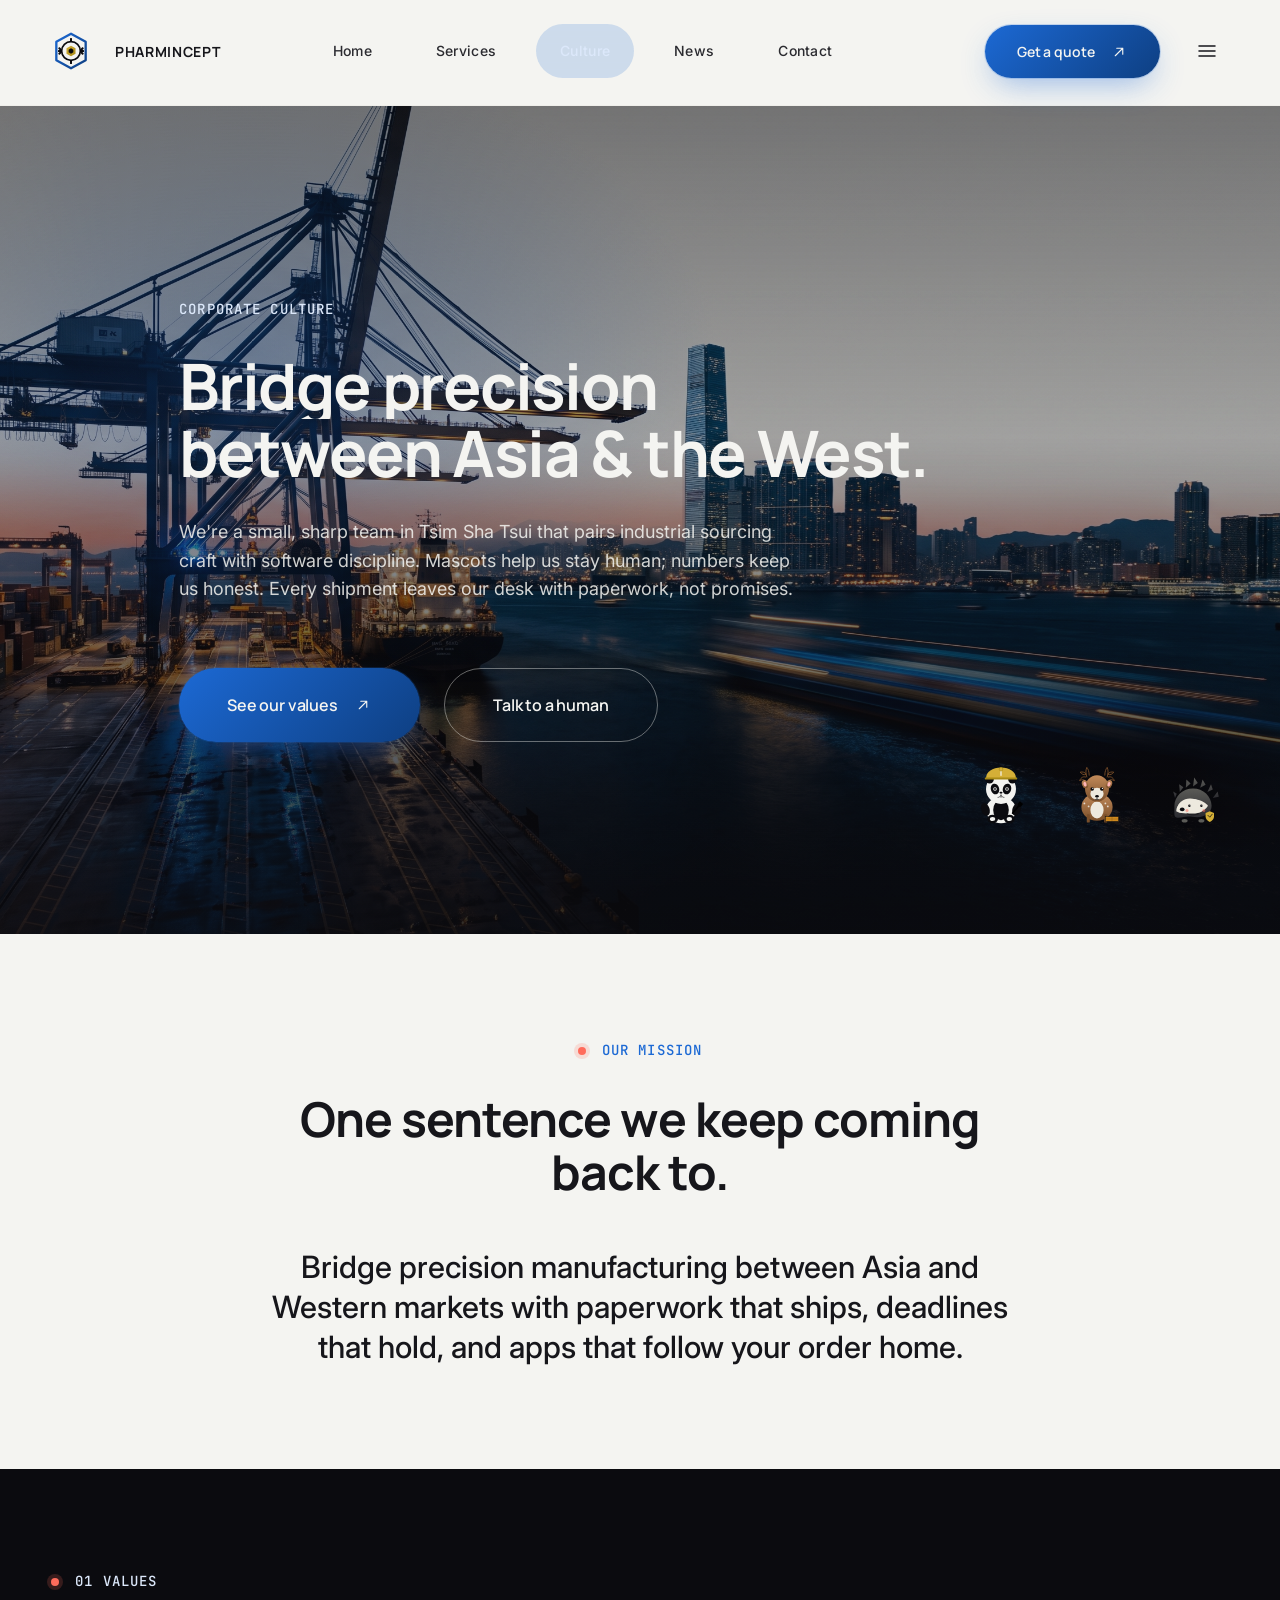
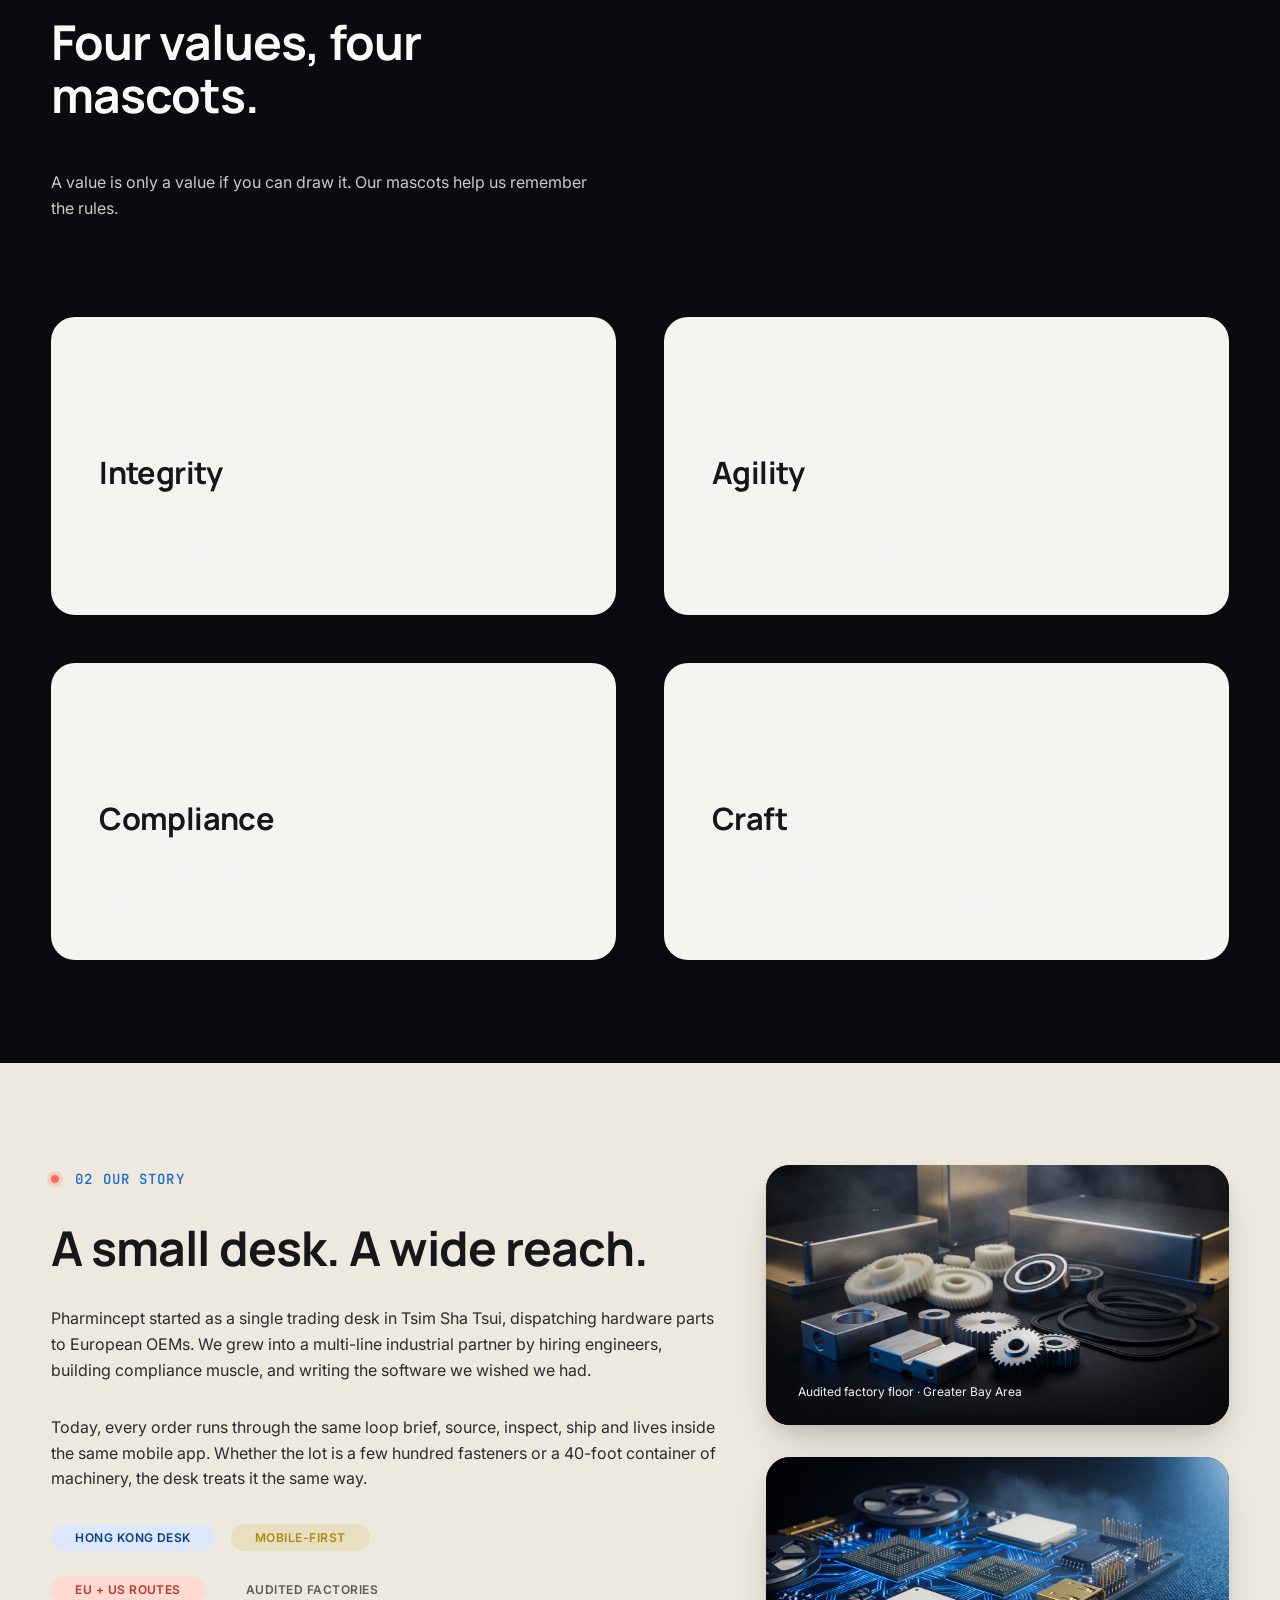
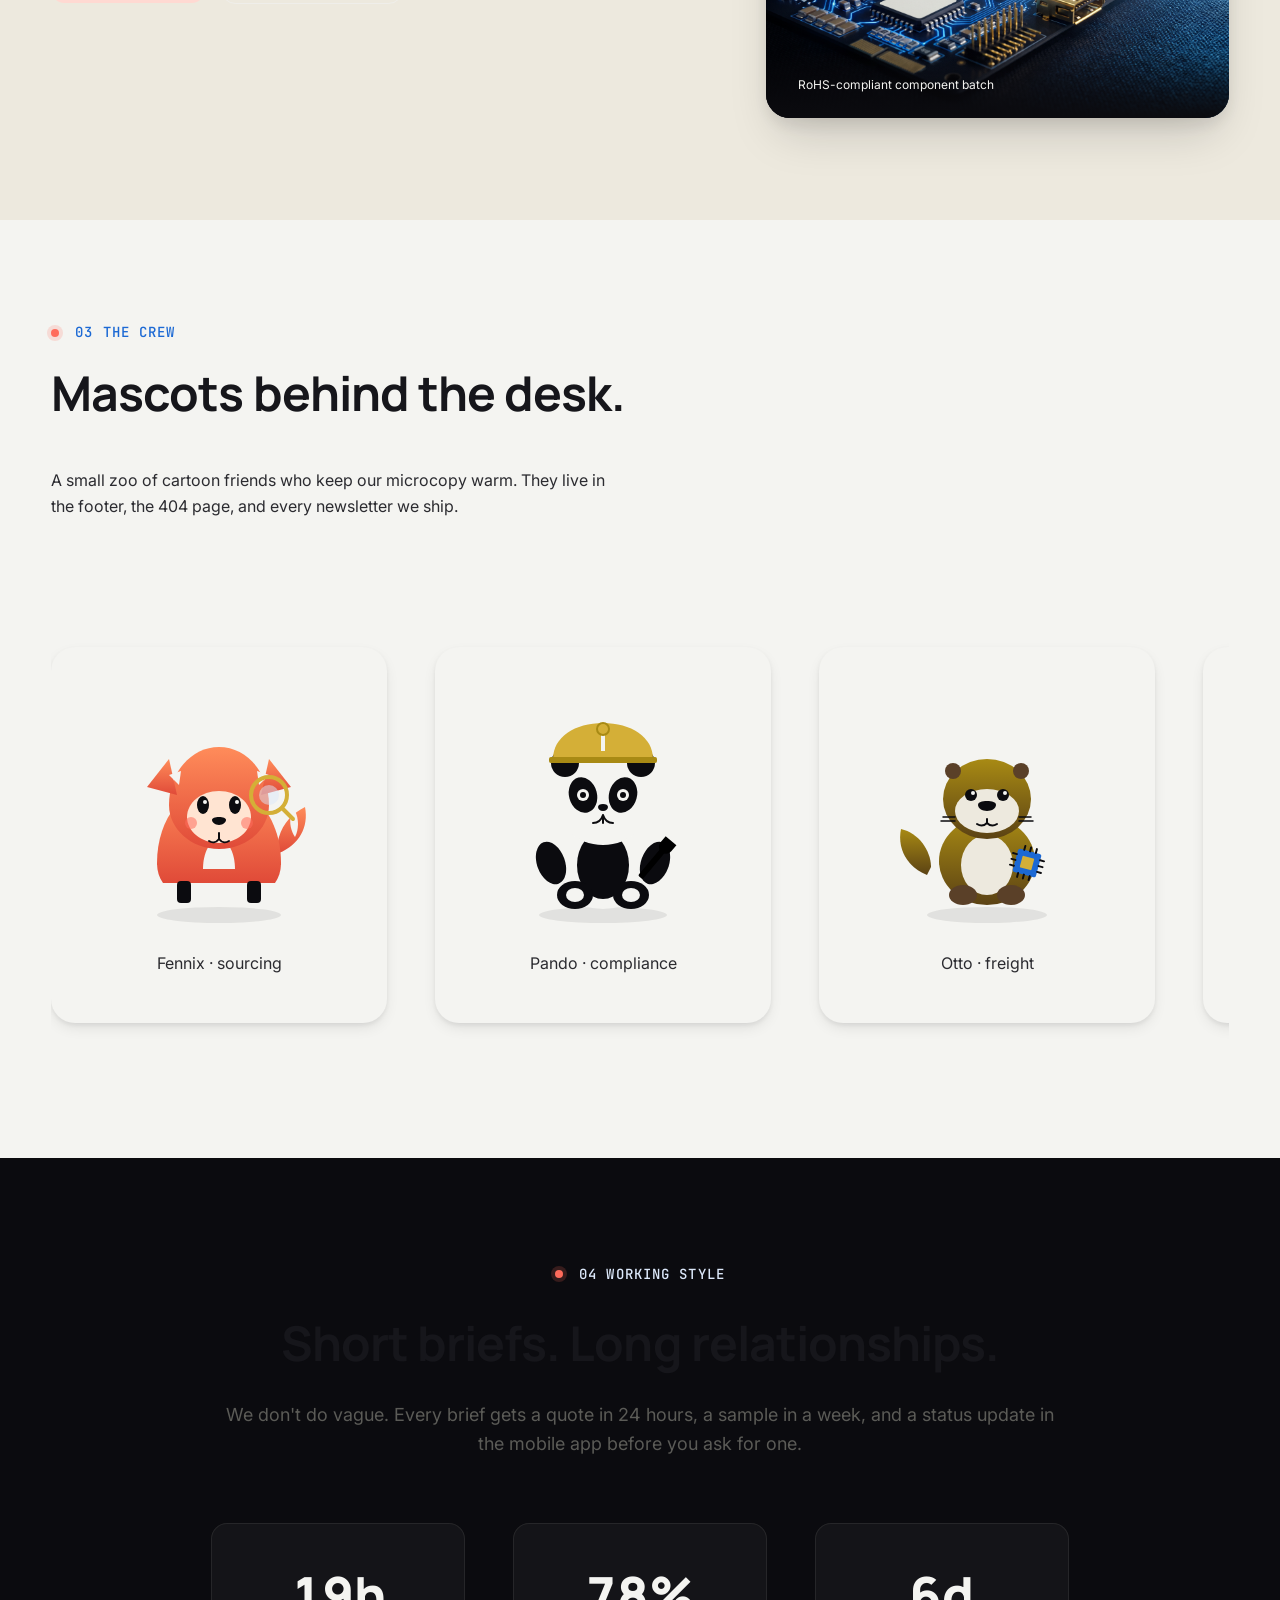
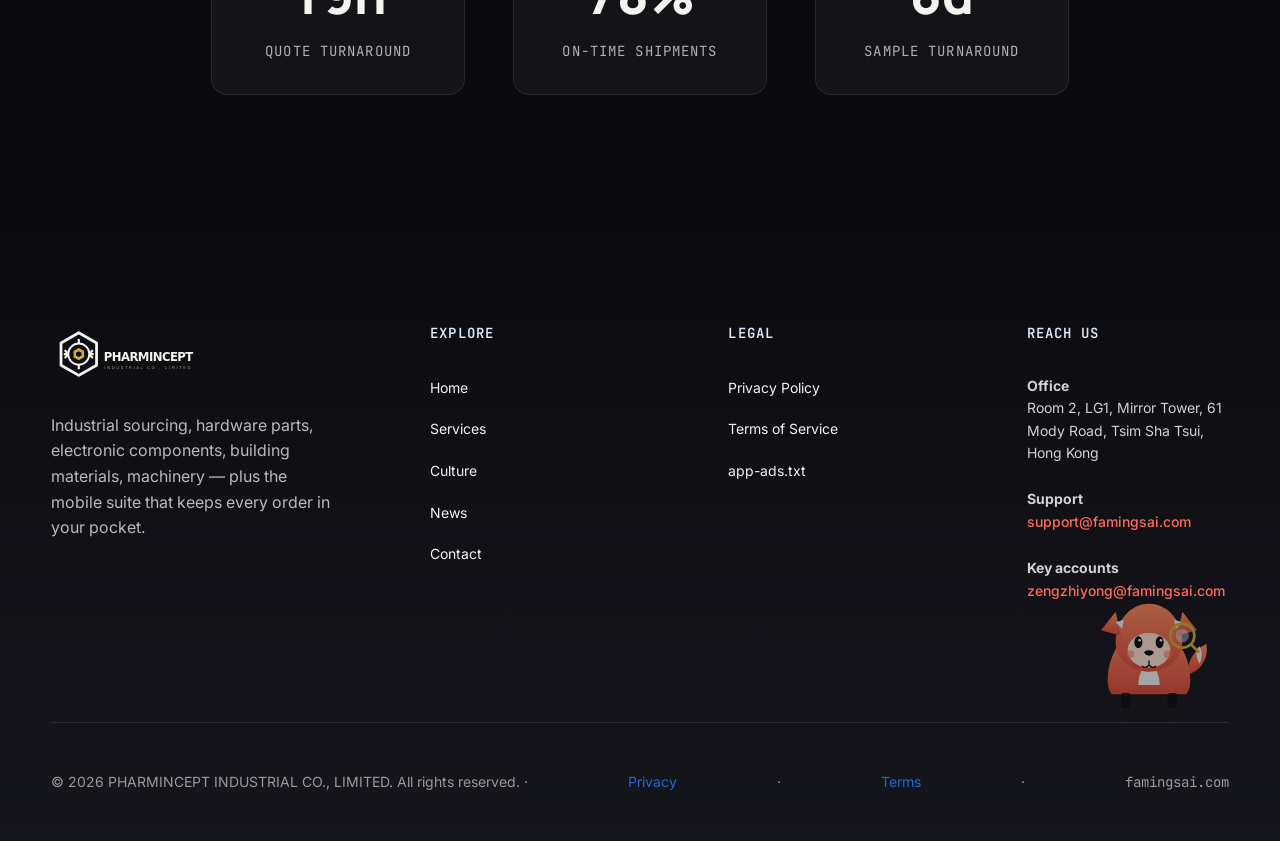
<file: culture.html>
<!DOCTYPE html>
<html lang="en">
<head>
<meta charset="UTF-8">
<meta name="viewport" content="width=device-width, initial-scale=1, viewport-fit=cover">
<meta name="theme-color" content="#0B0B0F">
<title>Corporate Culture  Integrity, Agility, Compliance, Craft</title>
<meta name="description" content="Meet the people and values behind PHARMINCEPT INDUSTRIAL CO., LIMITED. Bridging precision manufacturing between Asia and Western markets.">
<link rel="canonical" href="https://famingsai.com/culture.html">
<link rel="icon" href="images/logo/favicon.svg" type="image/svg+xml">

<meta property="og:type" content="website">
<meta property="og:site_name" content="PHARMINCEPT INDUSTRIAL CO., LIMITED">
<meta property="og:title" content="Corporate Culture  Integrity, Agility, Compliance, Craft">
<meta property="og:description" content="Meet the people and values behind PHARMINCEPT INDUSTRIAL CO., LIMITED. Bridging precision manufacturing between Asia and Western markets.">
<meta property="og:url" content="https://famingsai.com/culture.html">
<meta property="og:image" content="https://famingsai.com/images/og/cover.png">
<meta property="og:locale" content="en_US">

<meta name="twitter:card" content="summary_large_image">
<meta name="twitter:title" content="Corporate Culture  Integrity, Agility, Compliance, Craft">
<meta name="twitter:description" content="Meet the people and values behind PHARMINCEPT INDUSTRIAL CO., LIMITED. Bridging precision manufacturing between Asia and Western markets.">
<meta name="twitter:image" content="https://famingsai.com/images/og/cover.png">

<link rel="preconnect" href="https://fonts.googleapis.com">
<link rel="preconnect" href="https://fonts.gstatic.com" crossorigin>
<link rel="stylesheet" href="https://fonts.googleapis.com/css2?family=Inter:wght@400;500;600;700;800&family=Manrope:wght@500;700;800&family=JetBrains+Mono:wght@500&display=swap" rel="stylesheet">

<link rel="stylesheet" href="css/styles.css">

<script type="application/ld+json">
{
  "@context": "https://schema.org",
  "@type": "Organization",
  "@id": "https://famingsai.com/#organization",
  "name": "PHARMINCEPT INDUSTRIAL CO., LIMITED",
  "url": "https://famingsai.com",
  "logo": "https://famingsai.com/images/logo/pharmincept-wordmark.svg",
  "email": ["support@famingsai.com", "zengzhiyong@famingsai.com"],
  "address": { "@type": "PostalAddress", "streetAddress": "Room 2, LG1, Mirror Tower, 61 Mody Road", "addressLocality": "Tsim Sha Tsui", "addressCountry": "HK" }
}
</script>

<script type="application/ld+json">
{
  "@context": "https://schema.org",
  "@type": "BreadcrumbList",
  "itemListElement": [
    { "@type": "ListItem", "position": 1, "name": "Home", "item": "https://famingsai.com/" },
    { "@type": "ListItem", "position": 2, "name": "Culture", "item": "https://famingsai.com/culture.html" }
  ]
}
</script>
</head>
<body data-page="culture">

<a class="skip-link" href="#main">Skip to content</a>

<div data-partial-header></div>

<main id="main" role="main">

  <section class="hero hero--culture" aria-labelledby="culture-title">
    <picture class="hero__media" data-parallax="0.18">
      <img src="images/hero/culture-hero.png" alt="Pharmincept team and mascots" width="1920" height="1080" fetchpriority="high">
    </picture>
    <div class="hero__scrim"></div>

    <div class="container hero__inner">
      <span class="eyebrow eyebrow--light">Corporate Culture</span>
      <h1 id="culture-title" class="hero__title" data-split-text>
        <span>Bridge precision</span>
        <span>between Asia &amp; the West.</span>
      </h1>
      <p class="hero__lead">
        We're a small, sharp team in Tsim Sha Tsui that pairs industrial sourcing
        craft with software discipline. Mascots help us stay human; numbers keep us
        honest. Every shipment leaves our desk with paperwork, not promises.
      </p>
      <div class="hero__cta">
        <a class="button button--primary button--magnetic" href="#values">
          <span>See our values</span>
          <svg class="icon" aria-hidden="true"><use href="images/icons/sprite.svg#arrow-up-right"/></svg>
        </a>
        <a class="button button--ghost" href="contact.html">Talk to a human</a>
      </div>
    </div>

    <ul class="hero__mascot-row" role="list" aria-label="Mascot crew">
      <li><img src="images/animals/panda.svg" alt="" width="96" height="96" class="mascot mascot--idle"></li>
      <li><img src="images/animals/deer.svg" alt="" width="96" height="96" class="mascot mascot--idle mascot--idle-delay"></li>
      <li><img src="images/animals/hedgehog.svg" alt="" width="96" height="96" class="mascot mascot--idle mascot--idle-fast"></li>
    </ul>
  </section>

  <!-- MISSION ============================================================ -->
  <section class="section section--paper" aria-labelledby="mission-title">
    <div class="container container--narrow text-center">
      <span class="eyebrow reveal" style="justify-content:center"><span class="dot"></span> Our mission</span>
      <h2 id="mission-title" class="reveal" style="margin-top:var(--space-16);max-width:24ch;margin-inline:auto">One sentence we keep coming back to.</h2>
      <p class="reveal" style="font-size:clamp(1.5rem,2.4vw,2rem);font-weight:500;color:var(--color-gray-900);line-height:1.3;margin-top:var(--space-24);text-wrap:balance">
        Bridge precision manufacturing between Asia and Western markets  with paperwork that ships, deadlines that hold, and apps that follow your order home.
      </p>
    </div>
  </section>

  <!-- VALUES ============================================================ -->
  <section class="section section--dark" id="values" aria-labelledby="values-title">
    <div class="container">
      <header class="section__head">
        <span class="eyebrow eyebrow--light"><span class="dot"></span> 01  Values</span>
        <h2 id="values-title" class="section__title">Four values, four mascots.</h2>
        <p class="section__lead">A value is only a value if you can draw it. Our mascots help us remember the rules.</p>
      </header>

      <div class="grid grid--12">
        <article class="feature-card col-span-6 reveal" data-tilt>
          <div class="feature-card__icon" style="background:var(--color-blue);color:var(--color-paper)">
            <img src="images/animals/whale.svg" alt="" width="48" height="48">
          </div>
          <h3 class="feature-card__title" style="color:var(--color-gray-900)">Integrity</h3>
          <p class="feature-card__copy">No paper trail, no shipment. We tell you the price we pay, the margin we keep, and the compliance we owe.</p>
        </article>

        <article class="feature-card col-span-6 reveal" data-tilt>
          <div class="feature-card__icon" style="background:var(--color-coral);color:var(--color-paper)">
            <img src="images/animals/fox.svg" alt="" width="48" height="48">
          </div>
          <h3 class="feature-card__title" style="color:var(--color-gray-900)">Agility</h3>
          <p class="feature-card__copy">Same-day RFQ, 24-hour quote turnaround, and a mobile app that pings when a milestone moves.</p>
        </article>

        <article class="feature-card col-span-6 reveal" data-tilt>
          <div class="feature-card__icon" style="background:var(--color-gold);color:var(--color-ink)">
            <img src="images/animals/panda.svg" alt="" width="48" height="48">
          </div>
          <h3 class="feature-card__title" style="color:var(--color-gray-900)">Compliance</h3>
          <p class="feature-card__copy">GDPR, CCPA/CPRA, PIPL, LGPD, COPPA, Apple App Store, Google Play  every clause has an owner.</p>
        </article>

        <article class="feature-card col-span-6 reveal" data-tilt>
          <div class="feature-card__icon" style="background:var(--color-blue-soft);color:var(--color-blue-deep)">
            <img src="images/animals/cat.svg" alt="" width="48" height="48">
          </div>
          <h3 class="feature-card__title" style="color:var(--color-gray-900)">Craft</h3>
          <p class="feature-card__copy">Packaging that survives a container, paperwork that survives an audit, and apps that survive a deadline.</p>
        </article>
      </div>
    </div>
  </section>

  <!-- TEAM STORY ======================================================== -->
  <section class="section section--paper-warm" aria-labelledby="story-title">
    <div class="container">
      <div class="grid grid--12">
        <div class="col-span-7 stack-16 reveal">
          <span class="eyebrow"><span class="dot"></span> 02  Our story</span>
          <h2 id="story-title">A small desk. A wide reach.</h2>
          <p>Pharmincept started as a single trading desk in Tsim Sha Tsui, dispatching hardware parts to European OEMs. We grew into a multi-line industrial partner by hiring engineers, building compliance muscle, and writing the software we wished we had.</p>
          <p>Today, every order runs through the same loop  brief, source, inspect, ship  and lives inside the same mobile app. Whether the lot is a few hundred fasteners or a 40-foot container of machinery, the desk treats it the same way.</p>
          <ul class="stack-12">
            <li class="cluster"><span class="chip chip--blue">Hong Kong desk</span><span class="chip chip--gold">Mobile-first</span></li>
            <li class="cluster"><span class="chip chip--coral">EU + US routes</span><span class="chip chip--ghost">Audited factories</span></li>
          </ul>
        </div>
        <div class="col-span-5 stack-16">
          <figure class="media-frame reveal" data-parallax="0.08">
            <img src="images/sections/industrial.png" alt="Industrial plant interior" loading="lazy">
            <figcaption>Audited factory floor · Greater Bay Area</figcaption>
          </figure>
          <figure class="media-frame reveal" data-parallax="0.12">
            <img src="images/sections/electronics.png" alt="Component tray" loading="lazy">
            <figcaption>RoHS-compliant component batch</figcaption>
          </figure>
        </div>
      </div>
    </div>
  </section>

  <!-- MASCOT GALLERY ==================================================== -->
  <section class="section section--paper" aria-labelledby="mascots-title">
    <div class="container">
      <header class="section__head">
        <span class="eyebrow"><span class="dot"></span> 03  The crew</span>
        <h2 id="mascots-title">Mascots behind the desk.</h2>
        <p class="section__lead">A small zoo of cartoon friends who keep our microcopy warm. They live in the footer, the 404 page, and every newsletter we ship.</p>
      </header>

      <div class="mascot-parade" role="list">
        <figure class="mascot-avatar mascot-avatar--lg" role="listitem" data-mascot="fox"><img src="images/animals/fox.svg" alt="Fennix the sourcing fox" width="240" height="240"><figcaption>Fennix · sourcing</figcaption></figure>
        <figure class="mascot-avatar mascot-avatar--lg" role="listitem" data-mascot="panda"><img src="images/animals/panda.svg" alt="Pando the compliance panda" width="240" height="240"><figcaption>Pando · compliance</figcaption></figure>
        <figure class="mascot-avatar mascot-avatar--lg" role="listitem" data-mascot="otter"><img src="images/animals/otter.svg" alt="Otto the freight otter" width="240" height="240"><figcaption>Otto · freight</figcaption></figure>
        <figure class="mascot-avatar mascot-avatar--lg" role="listitem" data-mascot="cat"><img src="images/animals/cat.svg" alt="Calla the craft cat" width="240" height="240"><figcaption>Calla · craft</figcaption></figure>
        <figure class="mascot-avatar mascot-avatar--lg" role="listitem" data-mascot="deer"><img src="images/animals/deer.svg" alt="Dilan the diligent deer" width="240" height="240"><figcaption>Dilan · delivery</figcaption></figure>
        <figure class="mascot-avatar mascot-avatar--lg" role="listitem" data-mascot="rabbit"><img src="images/animals/rabbit.svg" alt="Riba the rapid rabbit" width="240" height="240"><figcaption>Riba · rapid RFQs</figcaption></figure>
        <figure class="mascot-avatar mascot-avatar--lg" role="listitem" data-mascot="penguin"><img src="images/animals/penguin.svg" alt="Pingo the precise penguin" width="240" height="240"><figcaption>Pingo · precision</figcaption></figure>
        <figure class="mascot-avatar mascot-avatar--lg" role="listitem" data-mascot="whale"><img src="images/animals/whale.svg" alt="Walden the warehouse whale" width="240" height="240"><figcaption>Walden · warehouse</figcaption></figure>
        <figure class="mascot-avatar mascot-avatar--lg" role="listitem" data-mascot="hedgehog"><img src="images/animals/hedgehog.svg" alt="Hazel the hedgehog" width="240" height="240"><figcaption>Hazel · hedge cases</figcaption></figure>
      </div>
    </div>
  </section>

  <!-- WORKING STYLE ===================================================== -->
  <section class="section section--ink" aria-labelledby="style-title">
    <div class="container container--narrow text-center">
      <span class="eyebrow eyebrow--light reveal" style="justify-content:center"><span class="dot"></span> 04  Working style</span>
      <h2 id="style-title" class="reveal" style="margin-top:var(--space-16)">Short briefs. Long relationships.</h2>
      <p class="lead reveal" style="margin-top:var(--space-16)">We don't do vague. Every brief gets a quote in 24 hours, a sample in a week, and a status update in the mobile app before you ask for one.</p>
      <div class="grid grid--12" style="margin-top:var(--space-32)">
        <div class="metric col-span-4 reveal"><span class="metric__value" data-kinetic-number data-from="0" data-to="24" data-suffix="h">0</span><span class="metric__label">Quote turnaround</span></div>
        <div class="metric col-span-4 reveal"><span class="metric__value" data-kinetic-number data-from="0" data-to="98" data-suffix="%">0</span><span class="metric__label">On-time shipments</span></div>
        <div class="metric col-span-4 reveal"><span class="metric__value" data-kinetic-number data-from="0" data-to="7" data-suffix="d">0</span><span class="metric__label">Sample turnaround</span></div>
      </div>
    </div>
  </section>

</main>

<div data-partial-footer></div>

<script src="js/partials.js" defer></script>
<script src="js/animations.js" defer></script>
<script src="js/app.js" defer></script>
</body>
</html>
</file>
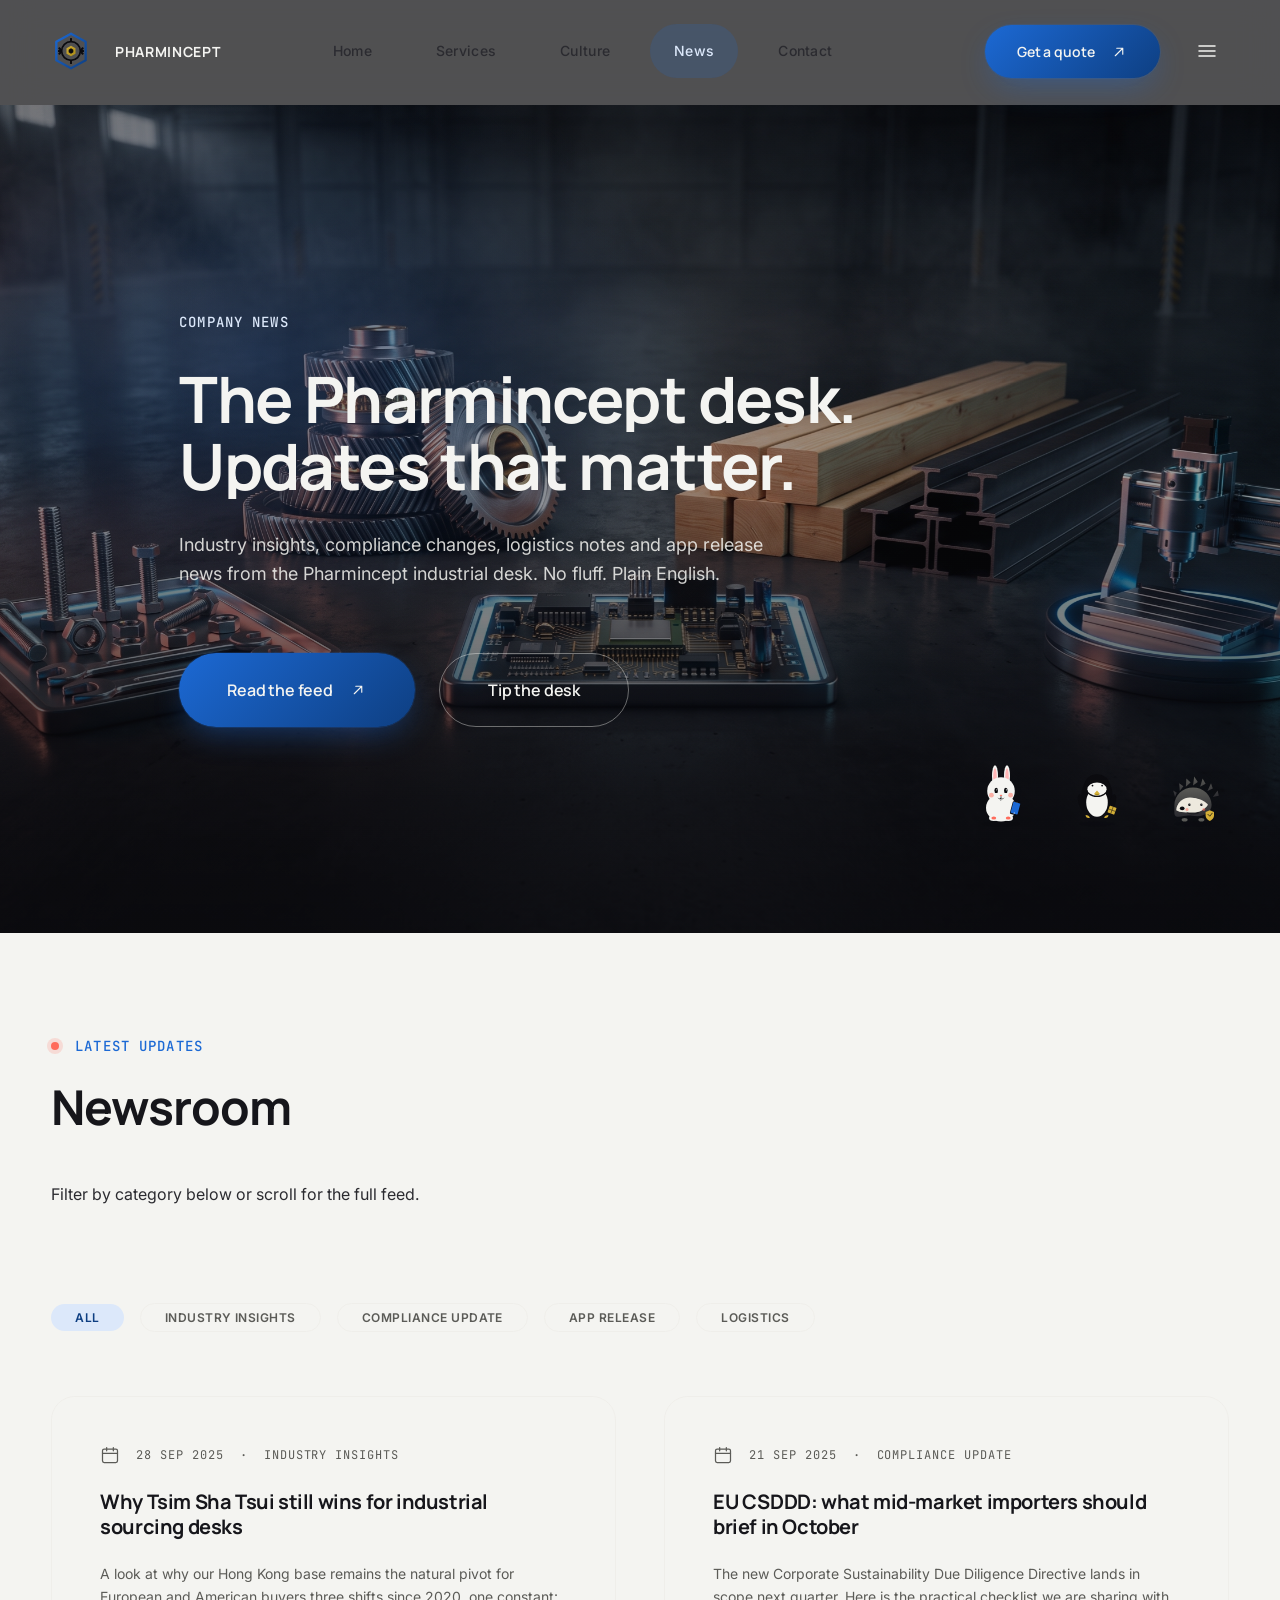
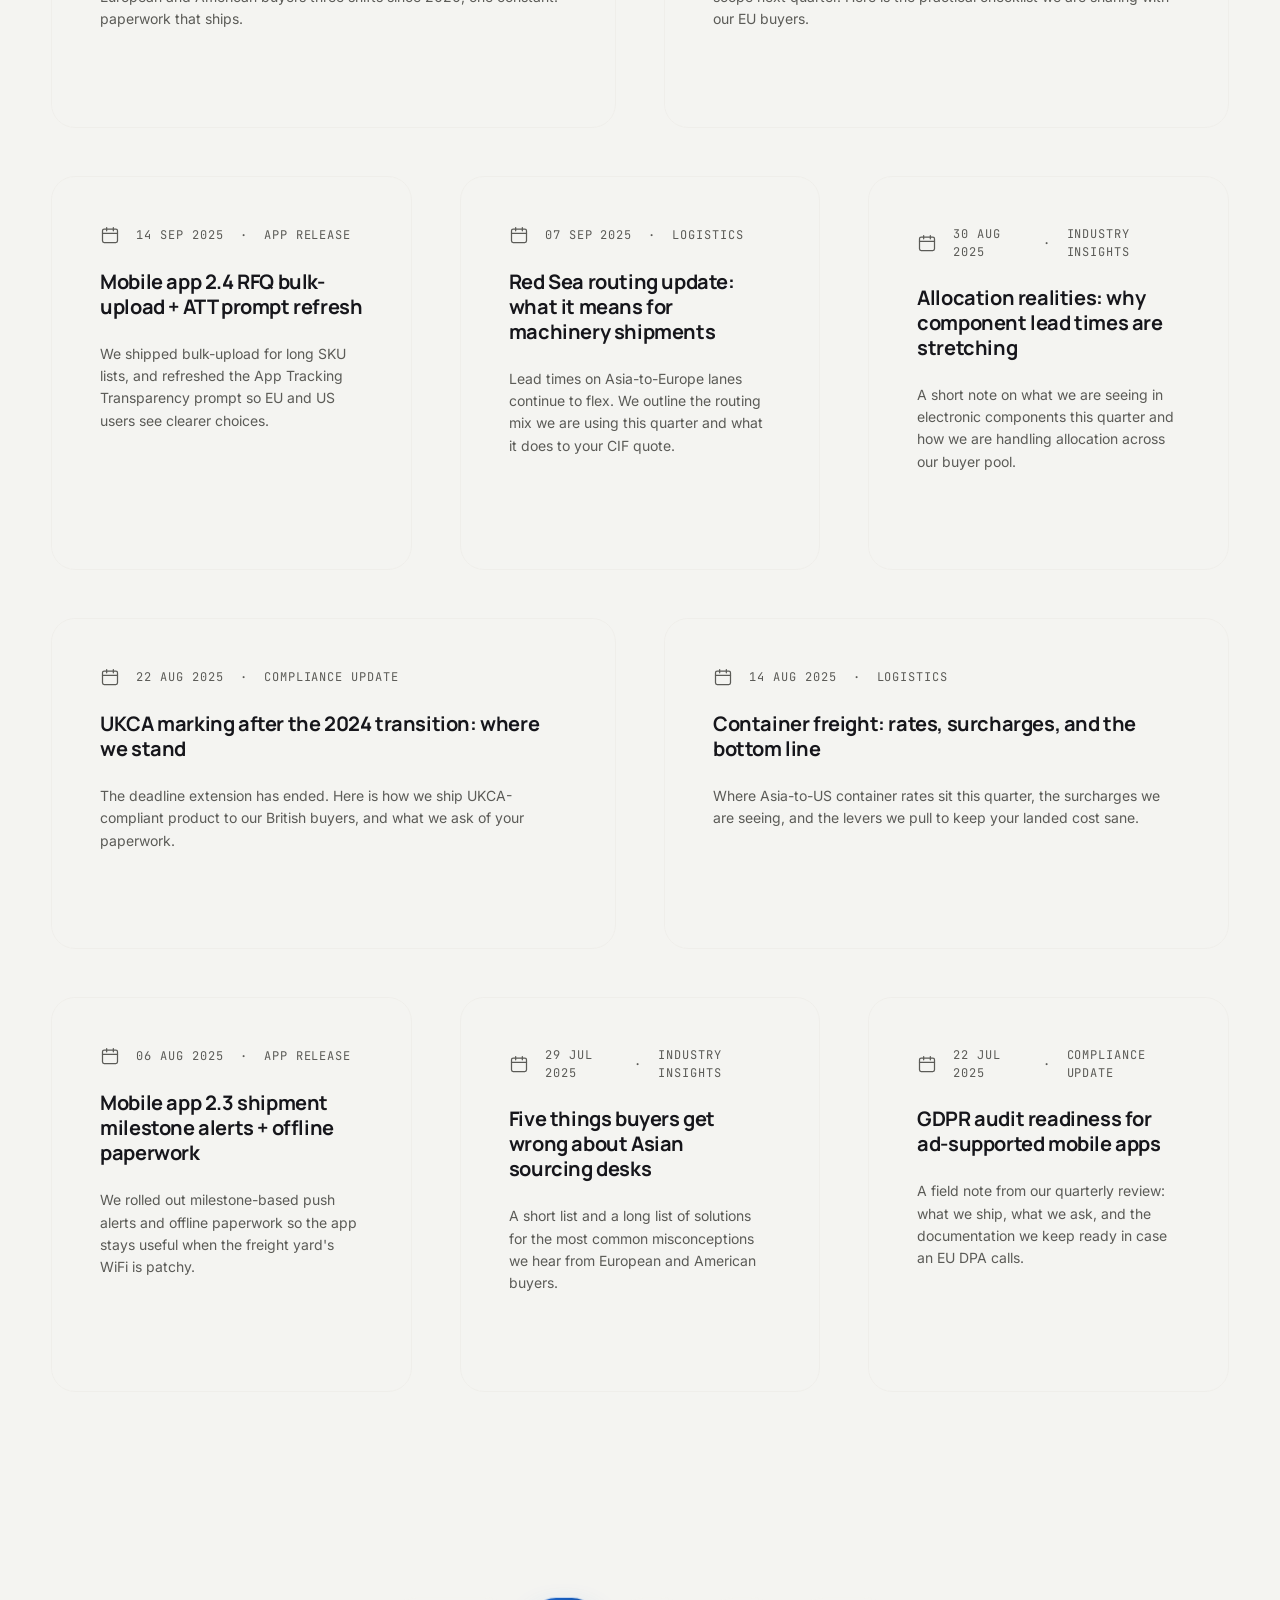
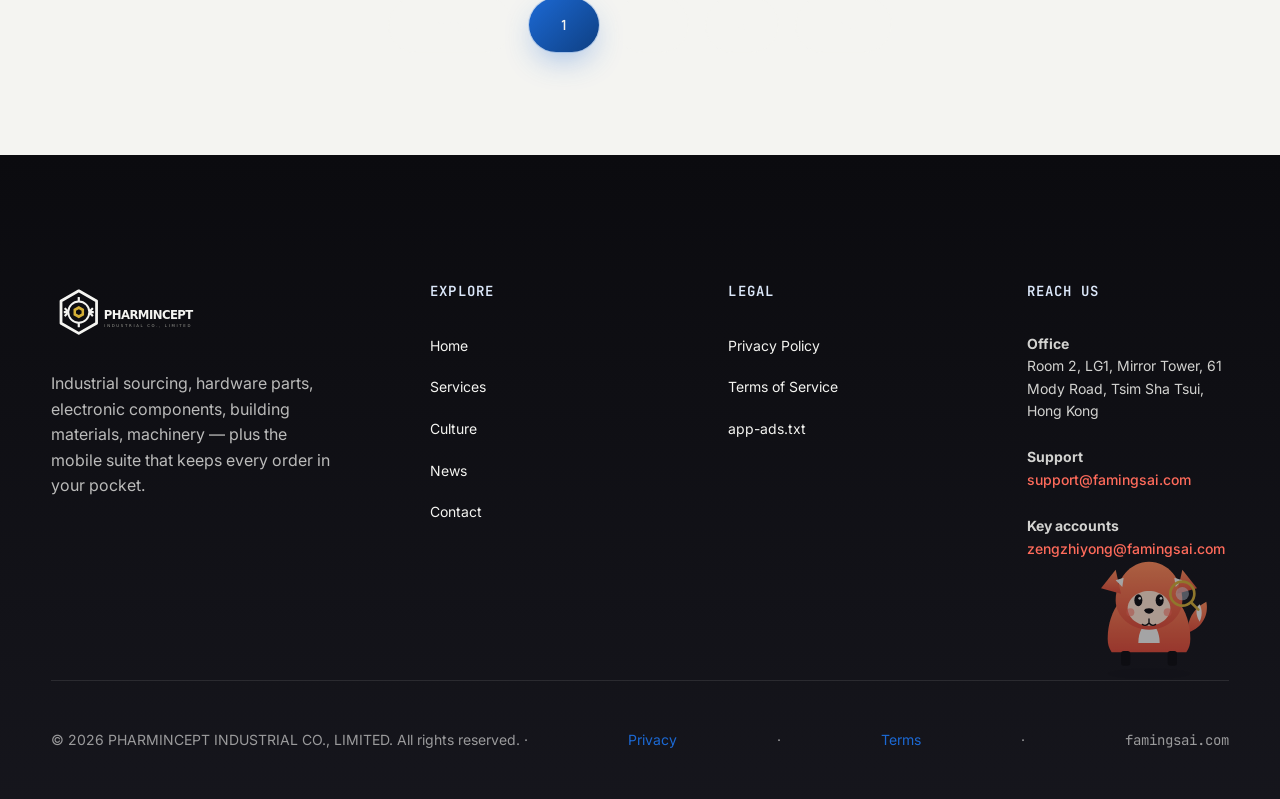
<file: news.html>
<!DOCTYPE html>
<html lang="en">
<head>
<meta charset="UTF-8">
<meta name="viewport" content="width=device-width, initial-scale=1, viewport-fit=cover">
<meta name="theme-color" content="#0B0B0F">
<title>Company News  Industry Insights, Compliance, Logistics</title>
<meta name="description" content="Latest updates on industrial sourcing, compliance changes, freight forwarding and app releases from PHARMINCEPT INDUSTRIAL CO., LIMITED.">
<link rel="canonical" href="https://famingsai.com/news.html">
<link rel="icon" href="images/logo/favicon.svg" type="image/svg+xml">

<meta property="og:type" content="website">
<meta property="og:site_name" content="PHARMINCEPT INDUSTRIAL CO., LIMITED">
<meta property="og:title" content="Company News  Industry Insights, Compliance, Logistics">
<meta property="og:description" content="Latest updates on industrial sourcing, compliance changes, freight forwarding and app releases from PHARMINCEPT INDUSTRIAL CO., LIMITED.">
<meta property="og:url" content="https://famingsai.com/news.html">
<meta property="og:image" content="https://famingsai.com/images/og/cover.png">
<meta property="og:locale" content="en_US">

<meta name="twitter:card" content="summary_large_image">
<meta name="twitter:title" content="Company News  Industry Insights, Compliance, Logistics">
<meta name="twitter:description" content="Latest updates on industrial sourcing, compliance changes, freight forwarding and app releases from PHARMINCEPT INDUSTRIAL CO., LIMITED.">
<meta name="twitter:image" content="https://famingsai.com/images/og/cover.png">

<link rel="preconnect" href="https://fonts.googleapis.com">
<link rel="preconnect" href="https://fonts.gstatic.com" crossorigin>
<link rel="stylesheet" href="https://fonts.googleapis.com/css2?family=Inter:wght@400;500;600;700;800&family=Manrope:wght@500;700;800&family=JetBrains+Mono:wght@500&display=swap" rel="stylesheet">

<link rel="stylesheet" href="css/styles.css">

<script type="application/ld+json">
{
  "@context": "https://schema.org",
  "@type": "Organization",
  "@id": "https://famingsai.com/#organization",
  "name": "PHARMINCEPT INDUSTRIAL CO., LIMITED",
  "url": "https://famingsai.com",
  "logo": "https://famingsai.com/images/logo/pharmincept-wordmark.svg",
  "email": ["support@famingsai.com", "zengzhiyong@famingsai.com"],
  "address": { "@type": "PostalAddress", "streetAddress": "Room 2, LG1, Mirror Tower, 61 Mody Road", "addressLocality": "Tsim Sha Tsui", "addressCountry": "HK" }
}
</script>

<script type="application/ld+json">
{
  "@context": "https://schema.org",
  "@type": "BreadcrumbList",
  "itemListElement": [
    { "@type": "ListItem", "position": 1, "name": "Home", "item": "https://famingsai.com/" },
    { "@type": "ListItem", "position": 2, "name": "News", "item": "https://famingsai.com/news.html" }
  ]
}
</script>
</head>
<body data-page="news">

<a class="skip-link" href="#main">Skip to content</a>

<div data-partial-header></div>

<main id="main" role="main">

  <section class="hero hero--news" aria-labelledby="news-title">
    <picture class="hero__media" data-parallax="0.18">
      <img src="images/hero/services-hero.png" alt="Editorial news backdrop" width="1920" height="1080" fetchpriority="high">
    </picture>
    <div class="hero__scrim"></div>

    <div class="container hero__inner">
      <span class="eyebrow eyebrow--light">Company News</span>
      <h1 id="news-title" class="hero__title" data-split-text>
        <span>The Pharmincept desk.</span>
        <span>Updates that matter.</span>
      </h1>
      <p class="hero__lead">
        Industry insights, compliance changes, logistics notes and app release news
        from the Pharmincept industrial desk. No fluff. Plain English.
      </p>
      <div class="hero__cta">
        <a class="button button--primary button--magnetic" href="#feed">
          <span>Read the feed</span>
          <svg class="icon" aria-hidden="true"><use href="images/icons/sprite.svg#arrow-up-right"/></svg>
        </a>
        <a class="button button--ghost" href="contact.html">Tip the desk</a>
      </div>
    </div>

    <ul class="hero__mascot-row" role="list" aria-label="Mascot crew">
      <li><img src="images/animals/rabbit.svg" alt="" width="96" height="96" class="mascot mascot--idle"></li>
      <li><img src="images/animals/penguin.svg" alt="" width="96" height="96" class="mascot mascot--idle mascot--idle-delay"></li>
      <li><img src="images/animals/hedgehog.svg" alt="" width="96" height="96" class="mascot mascot--idle mascot--idle-fast"></li>
    </ul>
  </section>

  <!-- FEED ============================================================== -->
  <section class="section section--paper" id="feed" aria-labelledby="feed-title">
    <div class="container">
      <header class="section__head">
        <span class="eyebrow"><span class="dot"></span> Latest updates</span>
        <h2 id="feed-title" class="section__title">Newsroom</h2>
        <p class="section__lead">Filter by category below or scroll for the full feed.</p>
      </header>

      <ul class="cluster reveal" style="margin-bottom:var(--space-32)">
        <li><a class="chip chip--blue" href="#all">All</a></li>
        <li><a class="chip chip--ghost" href="#industry">Industry Insights</a></li>
        <li><a class="chip chip--ghost" href="#compliance">Compliance Update</a></li>
        <li><a class="chip chip--ghost" href="#app">App Release</a></li>
        <li><a class="chip chip--ghost" href="#logistics">Logistics</a></li>
      </ul>

      <div class="grid grid--12">
        <a class="news-card col-span-6 reveal" href="#" aria-label="Read article">
          <div class="news-card__meta">
            <svg class="icon icon--sm" aria-hidden="true"><use href="images/icons/sprite.svg#calendar"/></svg>
            <time datetime="2026-09-28">28 Sep 2025</time>
            <span aria-hidden="true">·</span>
            <span>Industry Insights</span>
          </div>
          <h3 class="news-card__title">Why Tsim Sha Tsui still wins for industrial sourcing desks</h3>
          <p class="news-card__teaser">A look at why our Hong Kong base remains the natural pivot for European and American buyers  three shifts since 2020, one constant: paperwork that ships.</p>
          <span class="news-card__arrow">Read <svg class="icon" aria-hidden="true"><use href="images/icons/sprite.svg#arrow-up-right"/></svg></span>
        </a>

        <a class="news-card col-span-6 reveal" href="#" aria-label="Read article">
          <div class="news-card__meta">
            <svg class="icon icon--sm" aria-hidden="true"><use href="images/icons/sprite.svg#calendar"/></svg>
            <time datetime="2026-09-21">21 Sep 2025</time>
            <span aria-hidden="true">·</span>
            <span>Compliance Update</span>
          </div>
          <h3 class="news-card__title">EU CSDDD: what mid-market importers should brief in October</h3>
          <p class="news-card__teaser">The new Corporate Sustainability Due Diligence Directive lands in scope next quarter. Here is the practical checklist we are sharing with our EU buyers.</p>
          <span class="news-card__arrow">Read <svg class="icon" aria-hidden="true"><use href="images/icons/sprite.svg#arrow-up-right"/></svg></span>
        </a>

        <a class="news-card col-span-4 reveal" href="#" aria-label="Read article">
          <div class="news-card__meta">
            <svg class="icon icon--sm" aria-hidden="true"><use href="images/icons/sprite.svg#calendar"/></svg>
            <time datetime="2026-09-14">14 Sep 2025</time>
            <span aria-hidden="true">·</span>
            <span>App Release</span>
          </div>
          <h3 class="news-card__title">Mobile app 2.4  RFQ bulk-upload + ATT prompt refresh</h3>
          <p class="news-card__teaser">We shipped bulk-upload for long SKU lists, and refreshed the App Tracking Transparency prompt so EU and US users see clearer choices.</p>
          <span class="news-card__arrow">Read <svg class="icon" aria-hidden="true"><use href="images/icons/sprite.svg#arrow-up-right"/></svg></span>
        </a>

        <a class="news-card col-span-4 reveal" href="#" aria-label="Read article">
          <div class="news-card__meta">
            <svg class="icon icon--sm" aria-hidden="true"><use href="images/icons/sprite.svg#calendar"/></svg>
            <time datetime="2026-09-07">07 Sep 2025</time>
            <span aria-hidden="true">·</span>
            <span>Logistics</span>
          </div>
          <h3 class="news-card__title">Red Sea routing update: what it means for machinery shipments</h3>
          <p class="news-card__teaser">Lead times on Asia-to-Europe lanes continue to flex. We outline the routing mix we are using this quarter and what it does to your CIF quote.</p>
          <span class="news-card__arrow">Read <svg class="icon" aria-hidden="true"><use href="images/icons/sprite.svg#arrow-up-right"/></svg></span>
        </a>

        <a class="news-card col-span-4 reveal" href="#" aria-label="Read article">
          <div class="news-card__meta">
            <svg class="icon icon--sm" aria-hidden="true"><use href="images/icons/sprite.svg#calendar"/></svg>
            <time datetime="2026-08-30">30 Aug 2025</time>
            <span aria-hidden="true">·</span>
            <span>Industry Insights</span>
          </div>
          <h3 class="news-card__title">Allocation realities: why component lead times are stretching</h3>
          <p class="news-card__teaser">A short note on what we are seeing in electronic components this quarter and how we are handling allocation across our buyer pool.</p>
          <span class="news-card__arrow">Read <svg class="icon" aria-hidden="true"><use href="images/icons/sprite.svg#arrow-up-right"/></svg></span>
        </a>

        <a class="news-card col-span-6 reveal" href="#" aria-label="Read article">
          <div class="news-card__meta">
            <svg class="icon icon--sm" aria-hidden="true"><use href="images/icons/sprite.svg#calendar"/></svg>
            <time datetime="2026-08-22">22 Aug 2025</time>
            <span aria-hidden="true">·</span>
            <span>Compliance Update</span>
          </div>
          <h3 class="news-card__title">UKCA marking after the 2024 transition: where we stand</h3>
          <p class="news-card__teaser">The deadline extension has ended. Here is how we ship UKCA-compliant product to our British buyers, and what we ask of your paperwork.</p>
          <span class="news-card__arrow">Read <svg class="icon" aria-hidden="true"><use href="images/icons/sprite.svg#arrow-up-right"/></svg></span>
        </a>

        <a class="news-card col-span-6 reveal" href="#" aria-label="Read article">
          <div class="news-card__meta">
            <svg class="icon icon--sm" aria-hidden="true"><use href="images/icons/sprite.svg#calendar"/></svg>
            <time datetime="2026-08-14">14 Aug 2025</time>
            <span aria-hidden="true">·</span>
            <span>Logistics</span>
          </div>
          <h3 class="news-card__title">Container freight: rates, surcharges, and the bottom line</h3>
          <p class="news-card__teaser">Where Asia-to-US container rates sit this quarter, the surcharges we are seeing, and the levers we pull to keep your landed cost sane.</p>
          <span class="news-card__arrow">Read <svg class="icon" aria-hidden="true"><use href="images/icons/sprite.svg#arrow-up-right"/></svg></span>
        </a>

        <a class="news-card col-span-4 reveal" href="#" aria-label="Read article">
          <div class="news-card__meta">
            <svg class="icon icon--sm" aria-hidden="true"><use href="images/icons/sprite.svg#calendar"/></svg>
            <time datetime="2026-08-06">06 Aug 2025</time>
            <span aria-hidden="true">·</span>
            <span>App Release</span>
          </div>
          <h3 class="news-card__title">Mobile app 2.3  shipment milestone alerts + offline paperwork</h3>
          <p class="news-card__teaser">We rolled out milestone-based push alerts and offline paperwork so the app stays useful when the freight yard's WiFi is patchy.</p>
          <span class="news-card__arrow">Read <svg class="icon" aria-hidden="true"><use href="images/icons/sprite.svg#arrow-up-right"/></svg></span>
        </a>

        <a class="news-card col-span-4 reveal" href="#" aria-label="Read article">
          <div class="news-card__meta">
            <svg class="icon icon--sm" aria-hidden="true"><use href="images/icons/sprite.svg#calendar"/></svg>
            <time datetime="2026-07-29">29 Jul 2025</time>
            <span aria-hidden="true">·</span>
            <span>Industry Insights</span>
          </div>
          <h3 class="news-card__title">Five things buyers get wrong about Asian sourcing desks</h3>
          <p class="news-card__teaser">A short list  and a long list of solutions  for the most common misconceptions we hear from European and American buyers.</p>
          <span class="news-card__arrow">Read <svg class="icon" aria-hidden="true"><use href="images/icons/sprite.svg#arrow-up-right"/></svg></span>
        </a>

        <a class="news-card col-span-4 reveal" href="#" aria-label="Read article">
          <div class="news-card__meta">
            <svg class="icon icon--sm" aria-hidden="true"><use href="images/icons/sprite.svg#calendar"/></svg>
            <time datetime="2026-07-22">22 Jul 2025</time>
            <span aria-hidden="true">·</span>
            <span>Compliance Update</span>
          </div>
          <h3 class="news-card__title">GDPR audit readiness for ad-supported mobile apps</h3>
          <p class="news-card__teaser">A field note from our quarterly review: what we ship, what we ask, and the documentation we keep ready in case an EU DPA calls.</p>
          <span class="news-card__arrow">Read <svg class="icon" aria-hidden="true"><use href="images/icons/sprite.svg#arrow-up-right"/></svg></span>
        </a>
      </div>
    </div>
  </section>

  <!-- PAGINATION ====================================================== -->
  <section class="section section--paper" aria-label="Pagination">
    <div class="container container--narrow text-center">
      <ul class="cluster" style="justify-content:center">
        <li><a class="button button--ghost button--sm" href="#" aria-label="Previous page">Previous</a></li>
        <li><a class="button button--primary button--sm" href="#" aria-current="page" aria-label="Page 1">1</a></li>
        <li><a class="button button--ghost button--sm" href="#" aria-label="Page 2">2</a></li>
        <li><a class="button button--ghost button--sm" href="#" aria-label="Page 3">3</a></li>
        <li><a class="button button--ghost button--sm" href="#" aria-label="Next page">Next</a></li>
      </ul>
    </div>
  </section>

</main>

<div data-partial-footer></div>

<script src="js/partials.js" defer></script>
<script src="js/animations.js" defer></script>
<script src="js/app.js" defer></script>
</body>
</html>
</file>
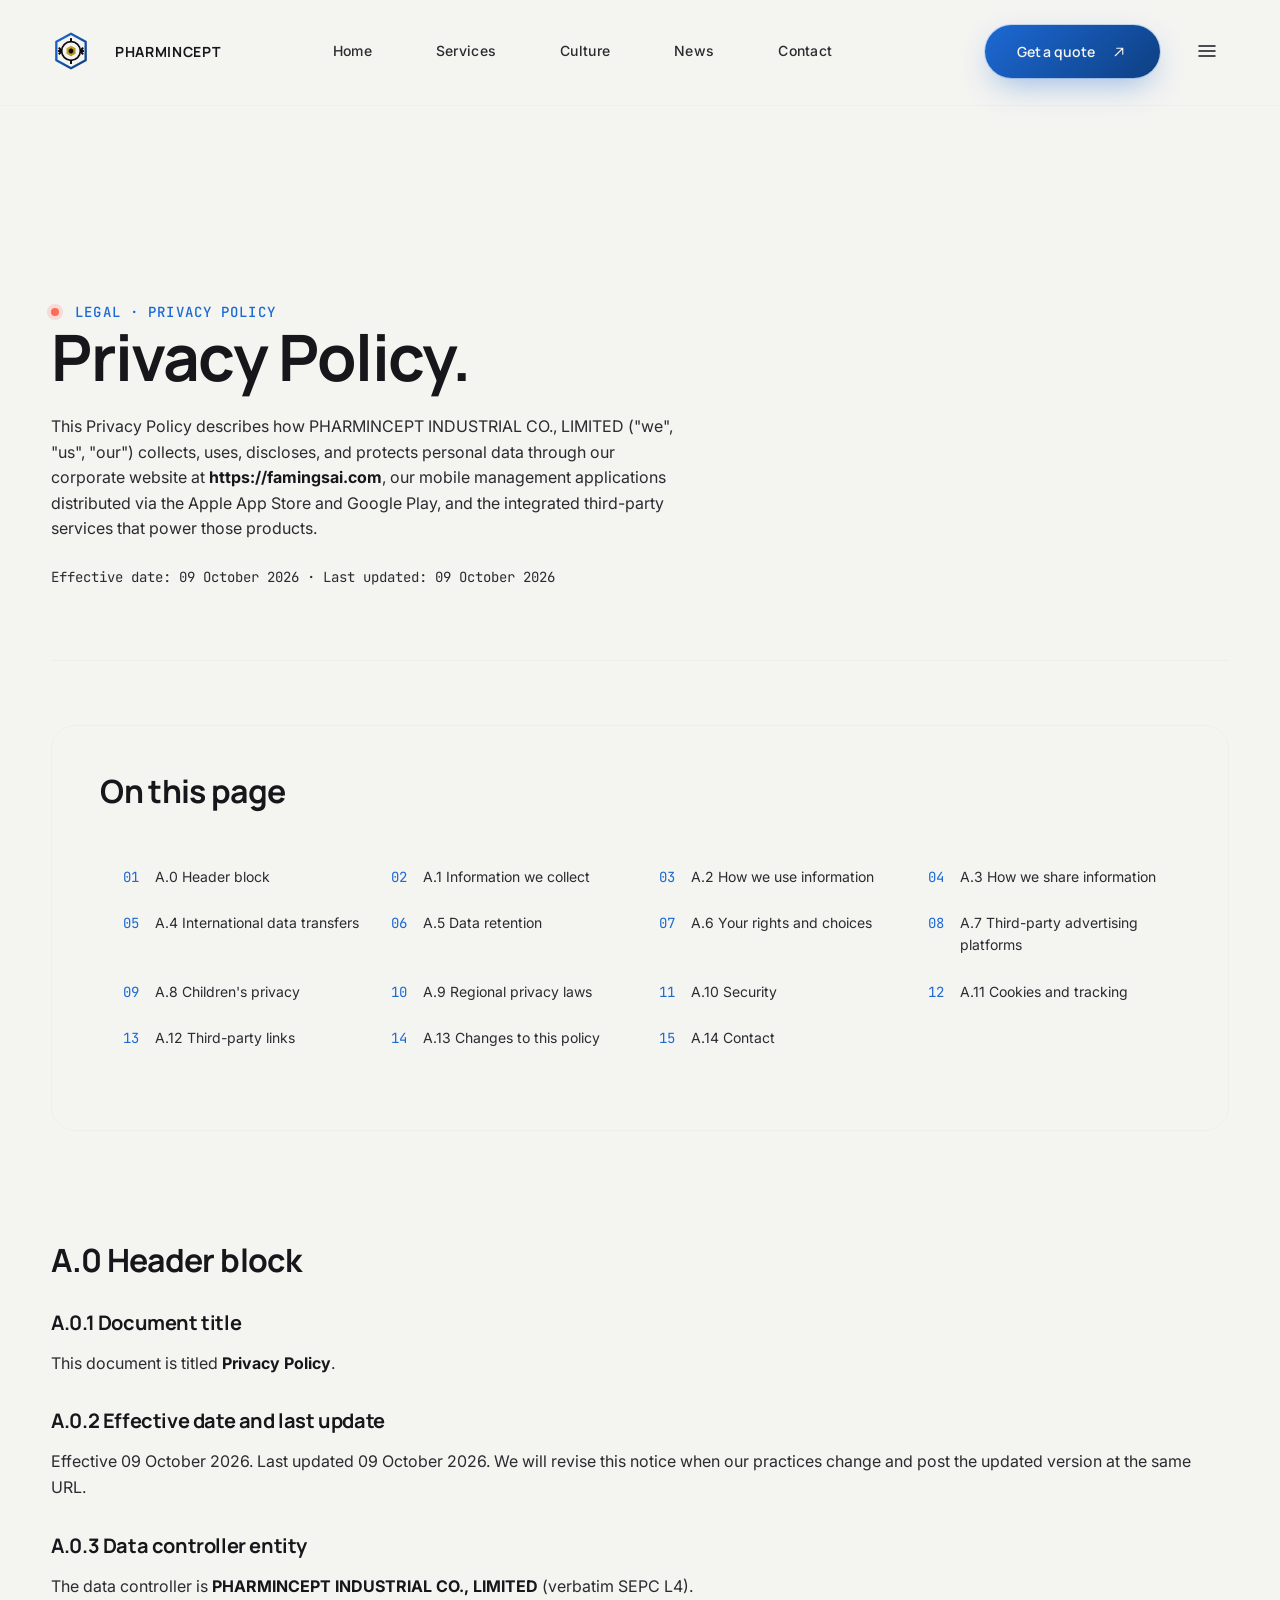
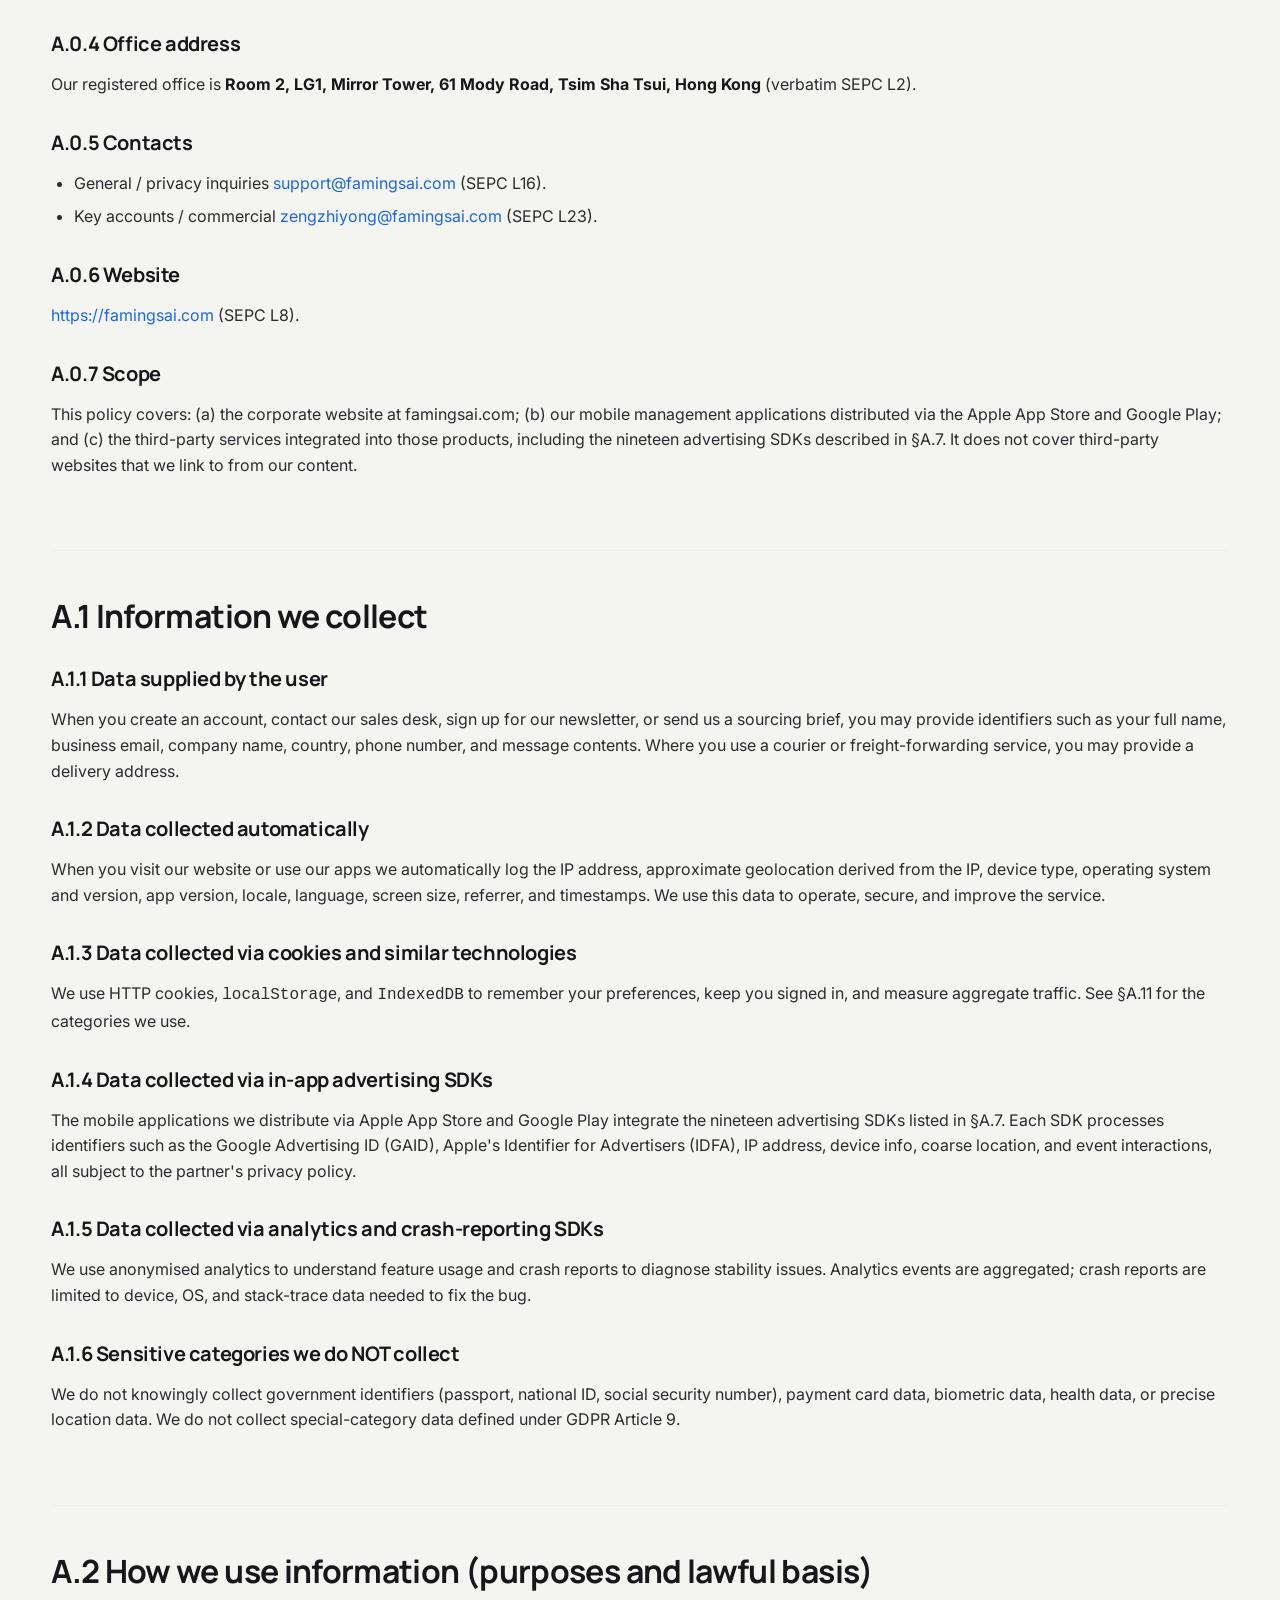
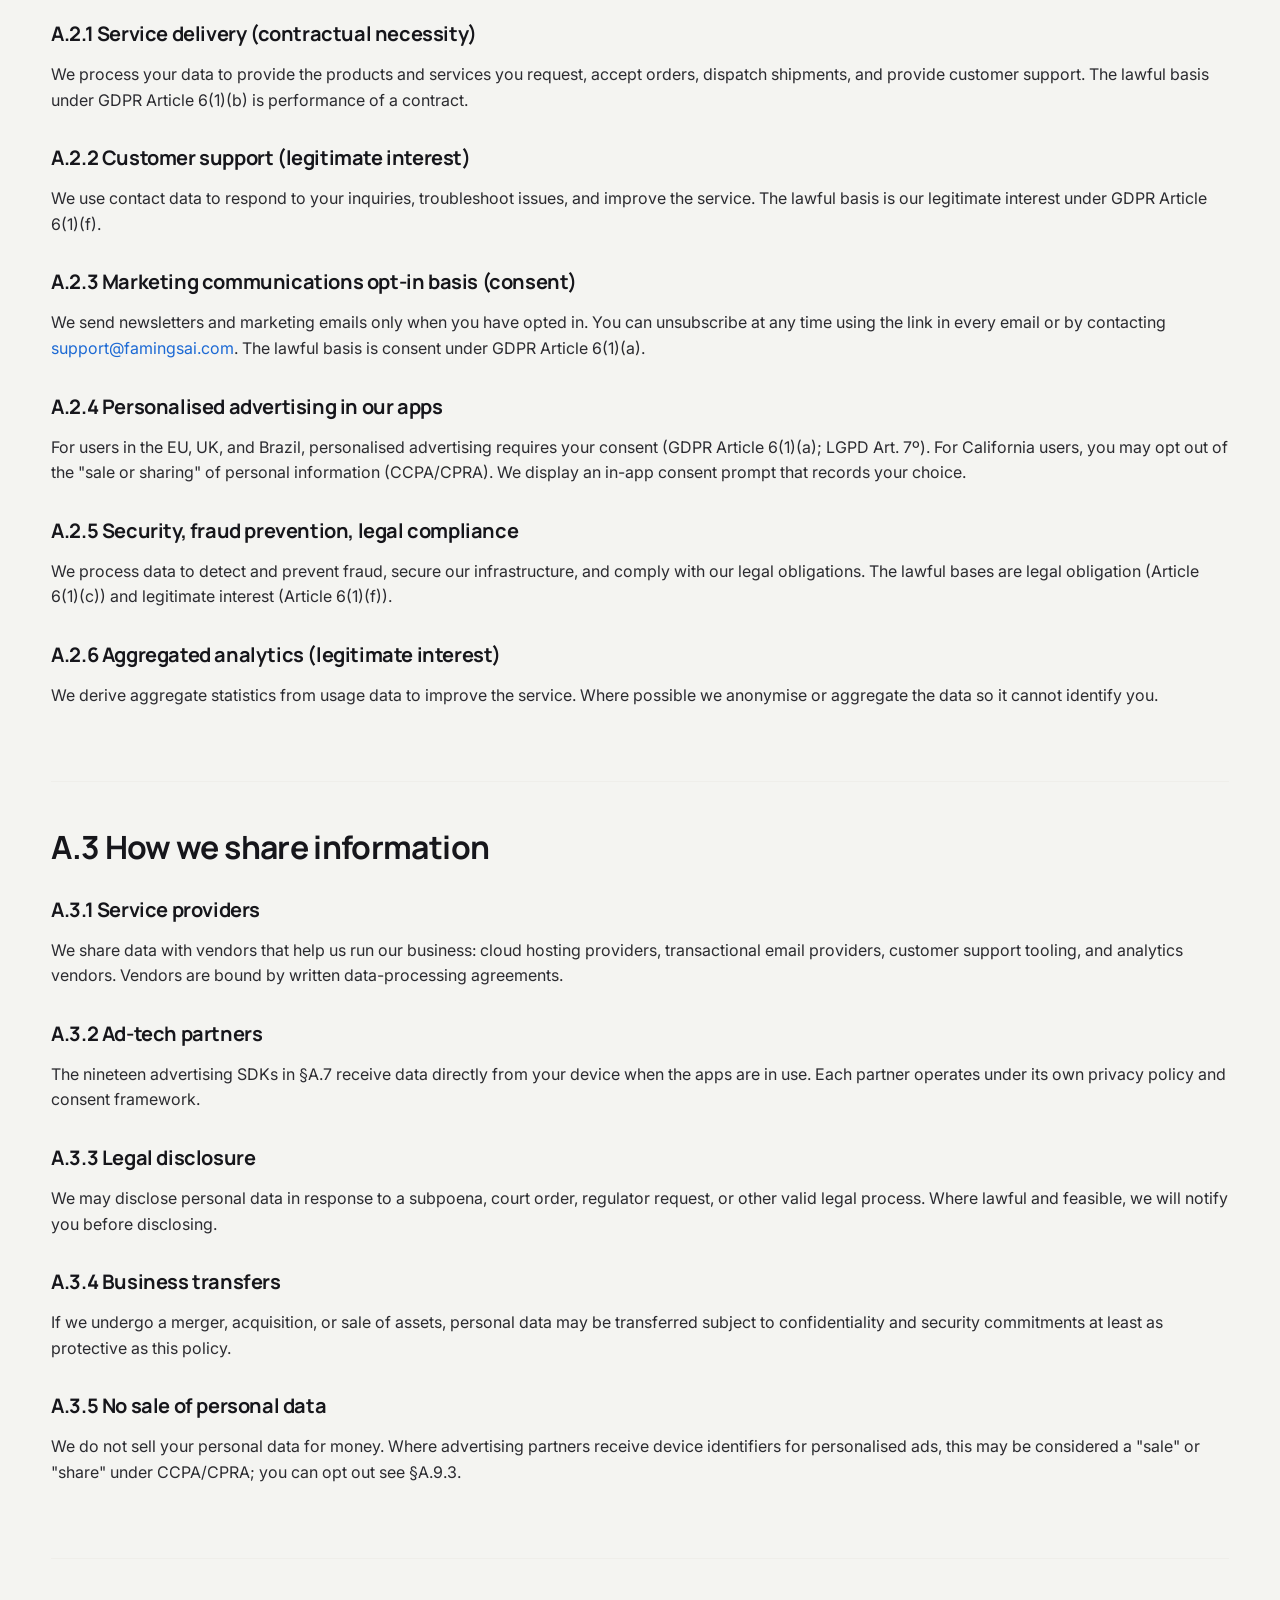
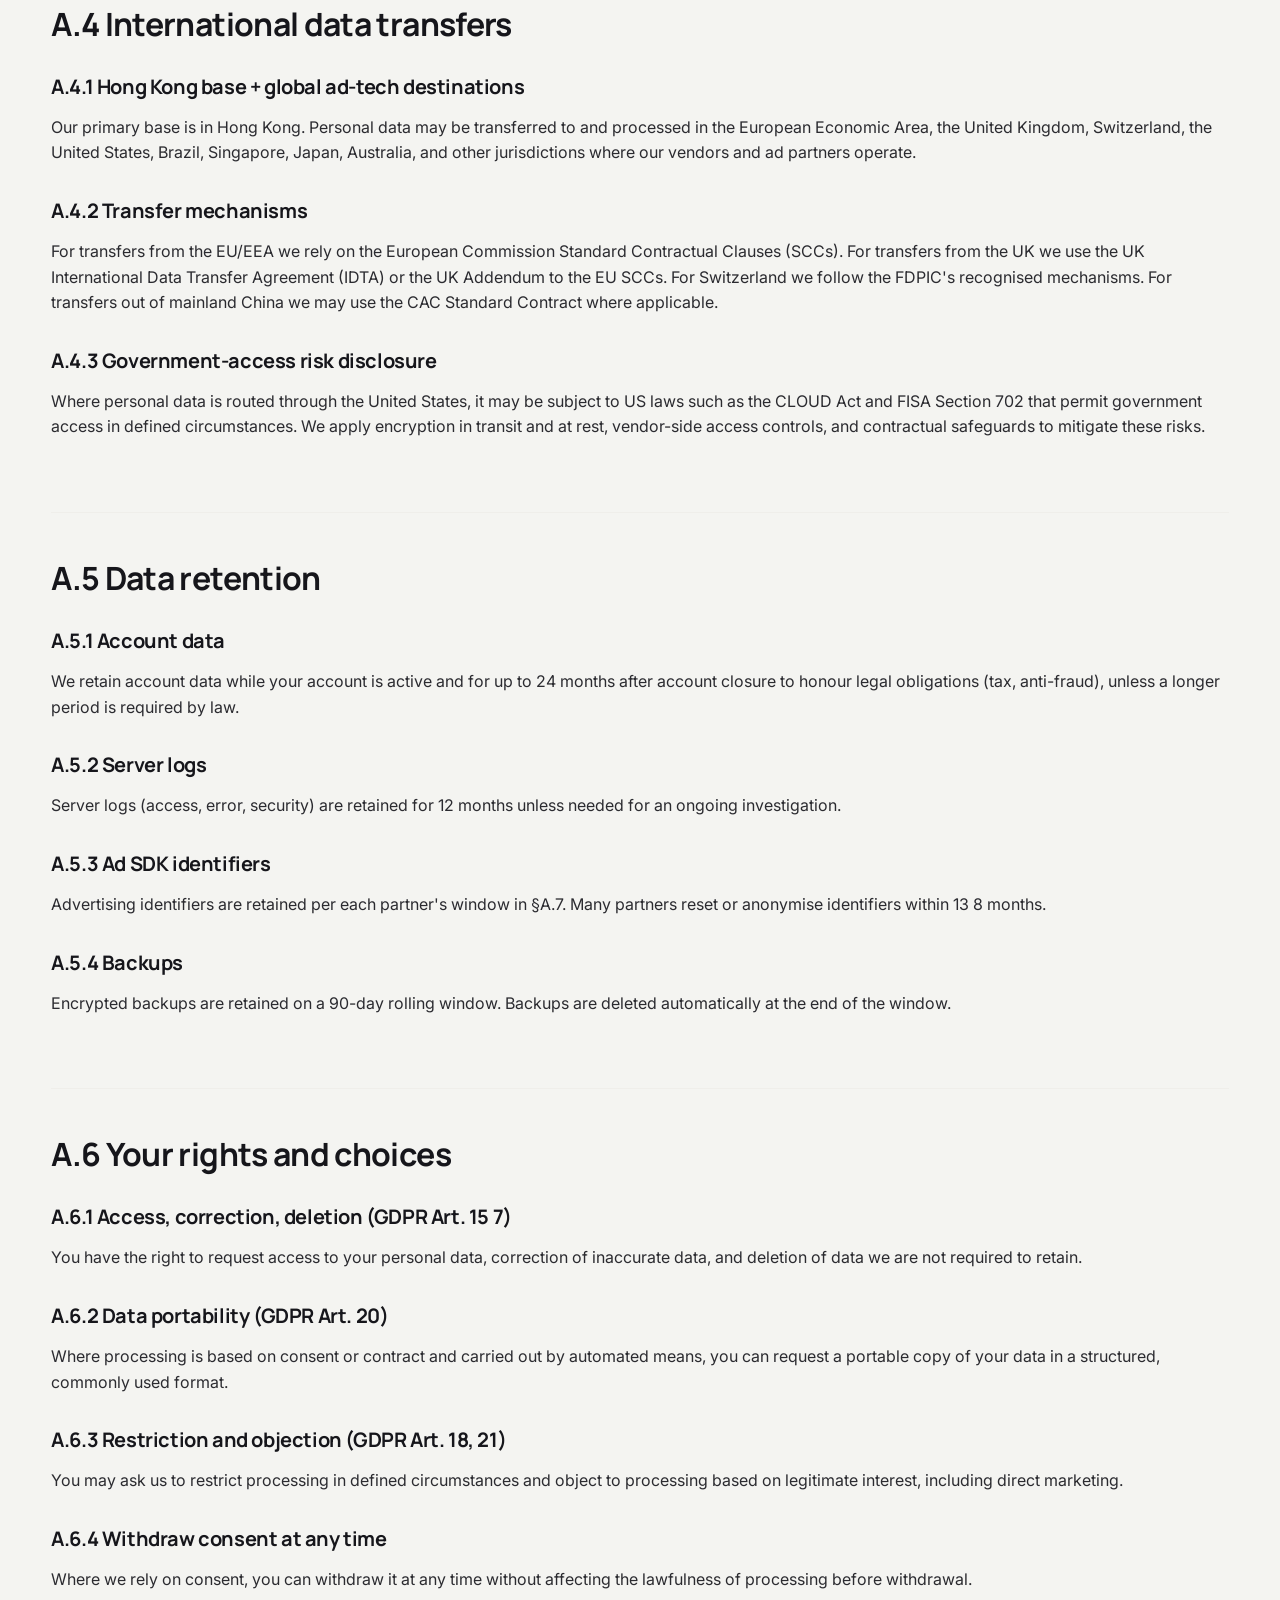
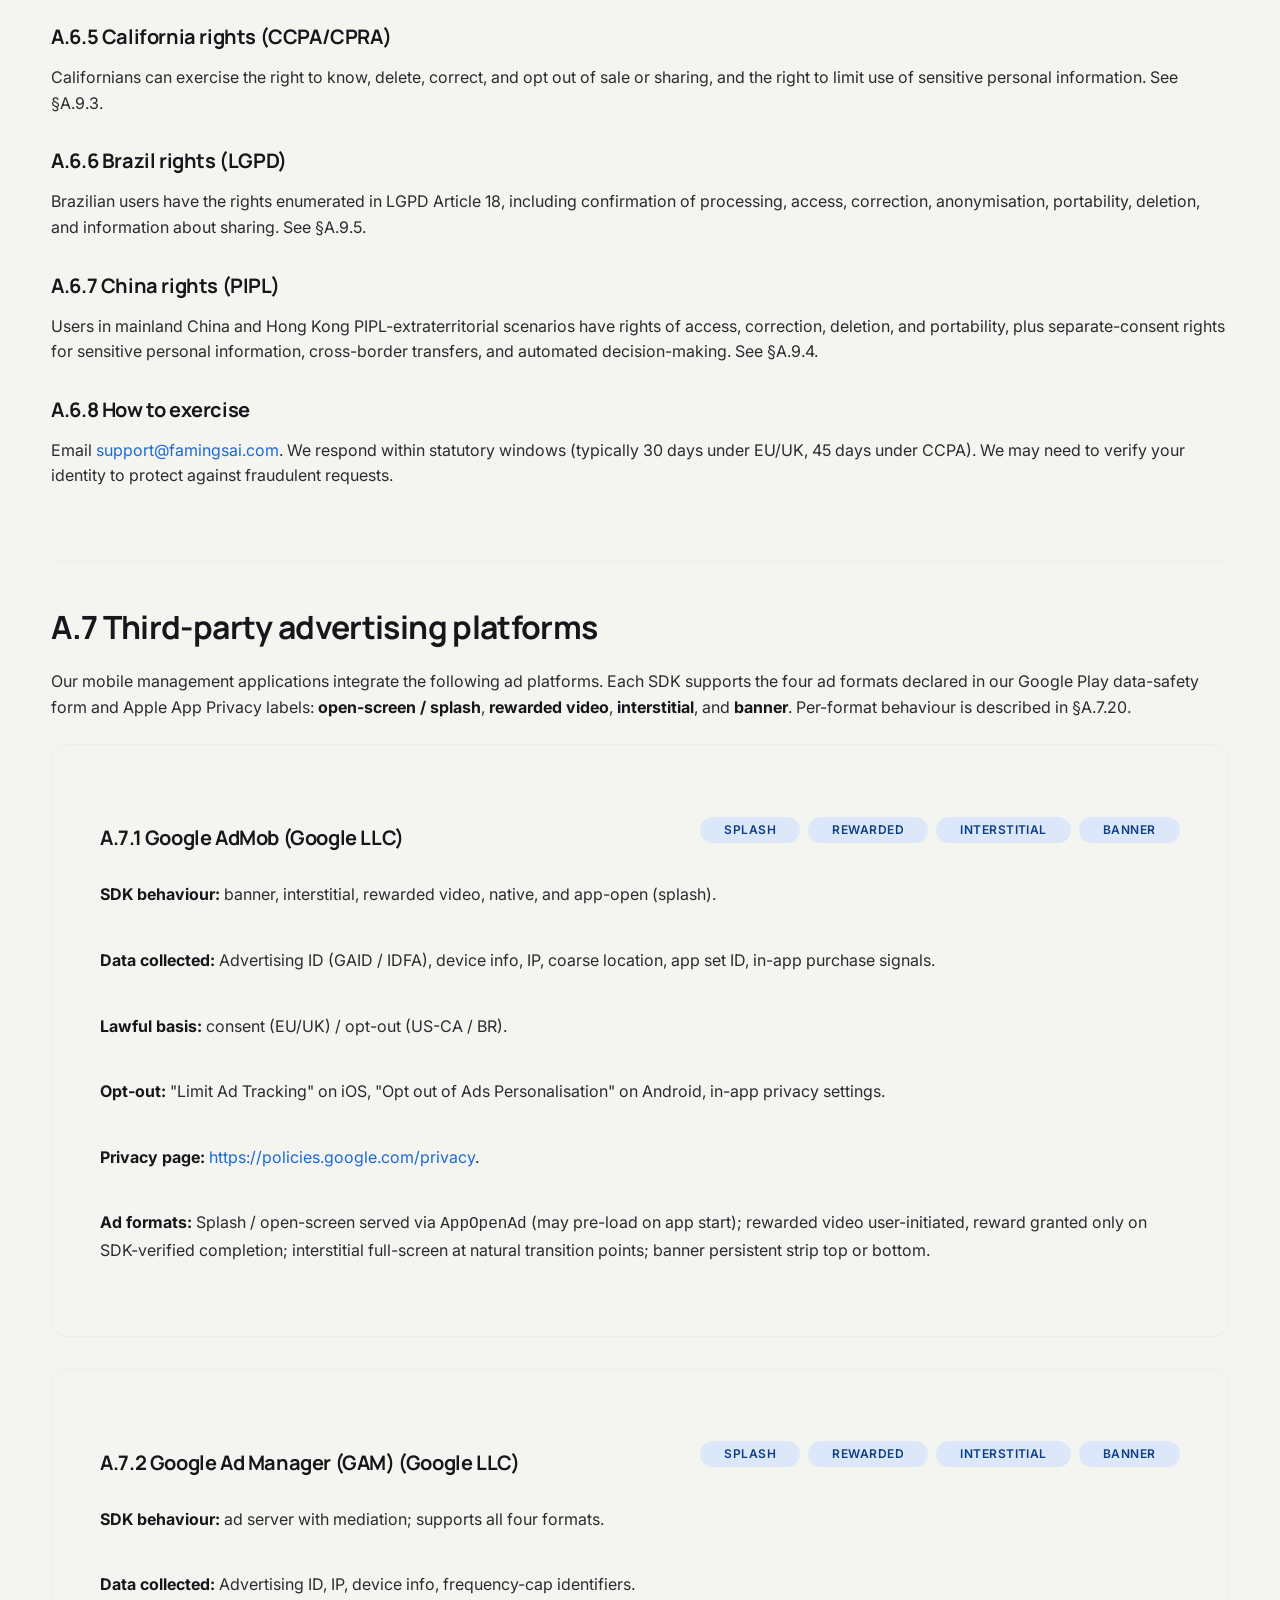
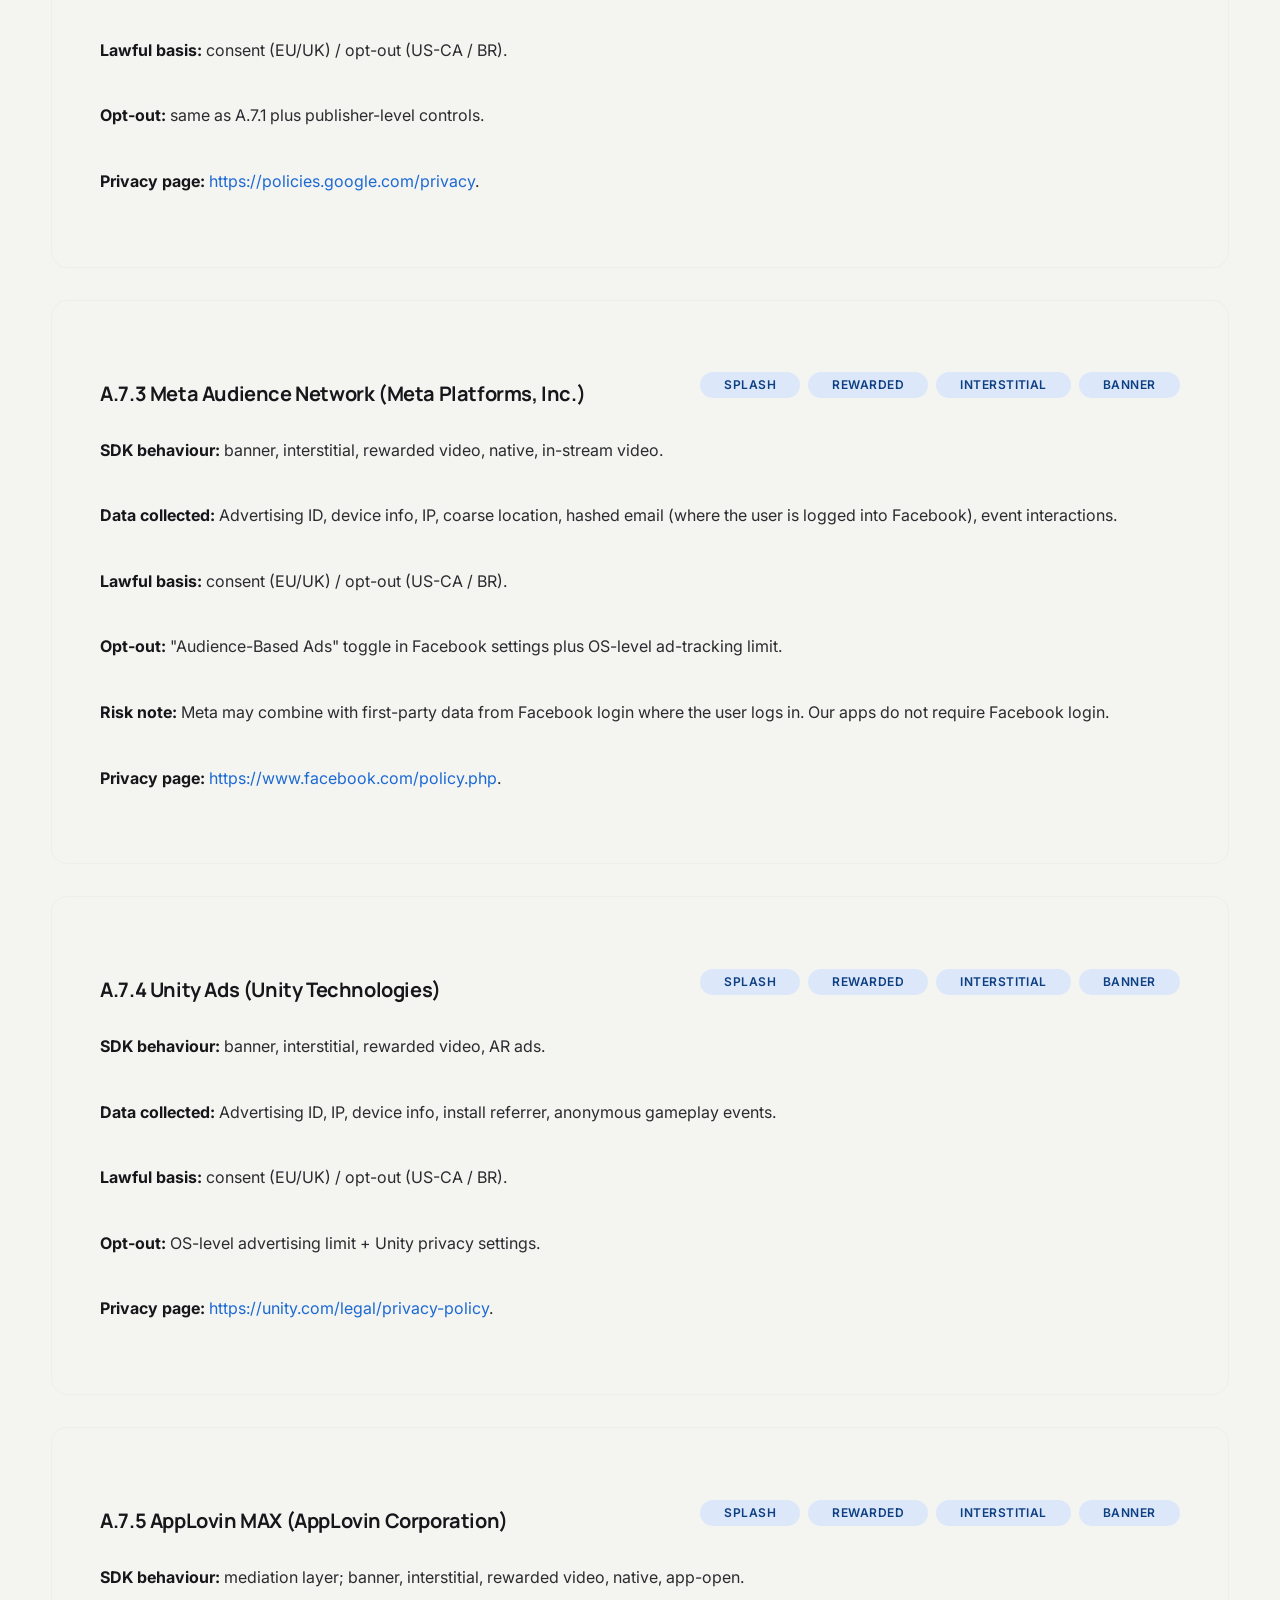
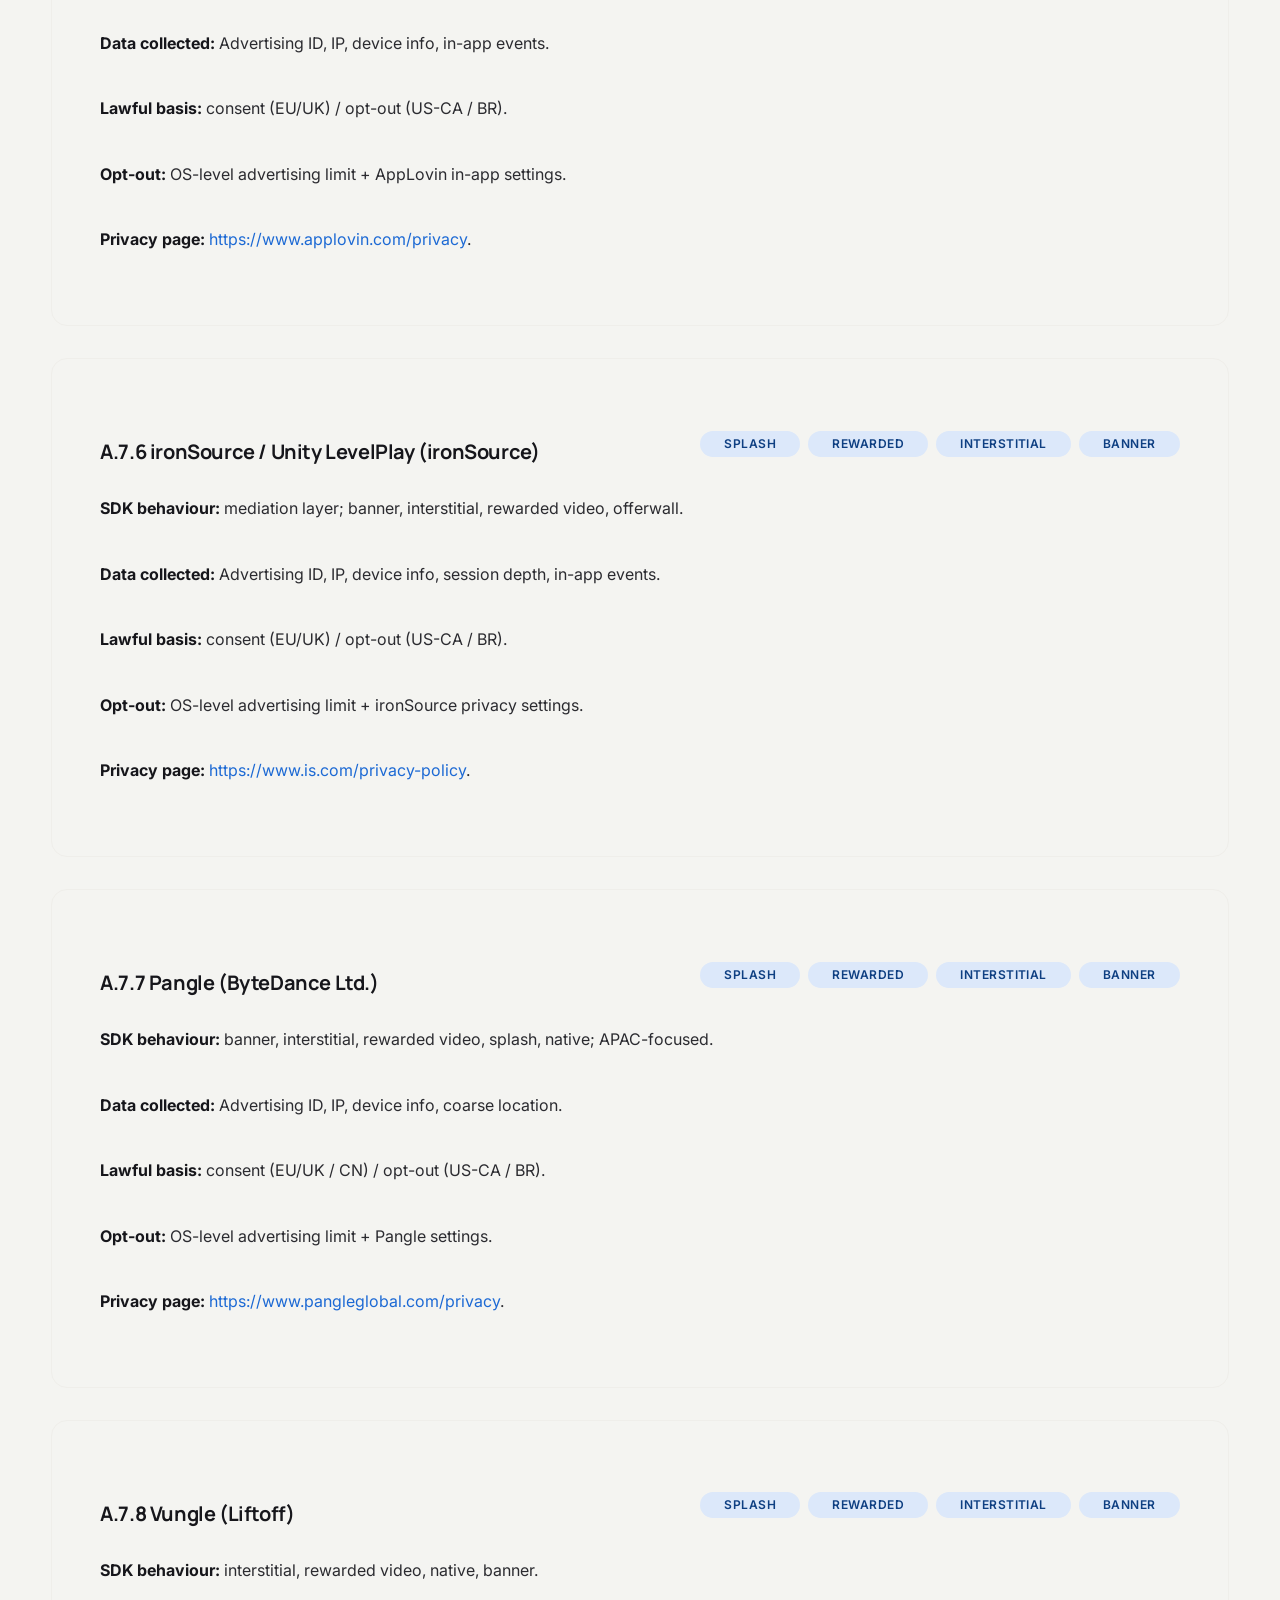
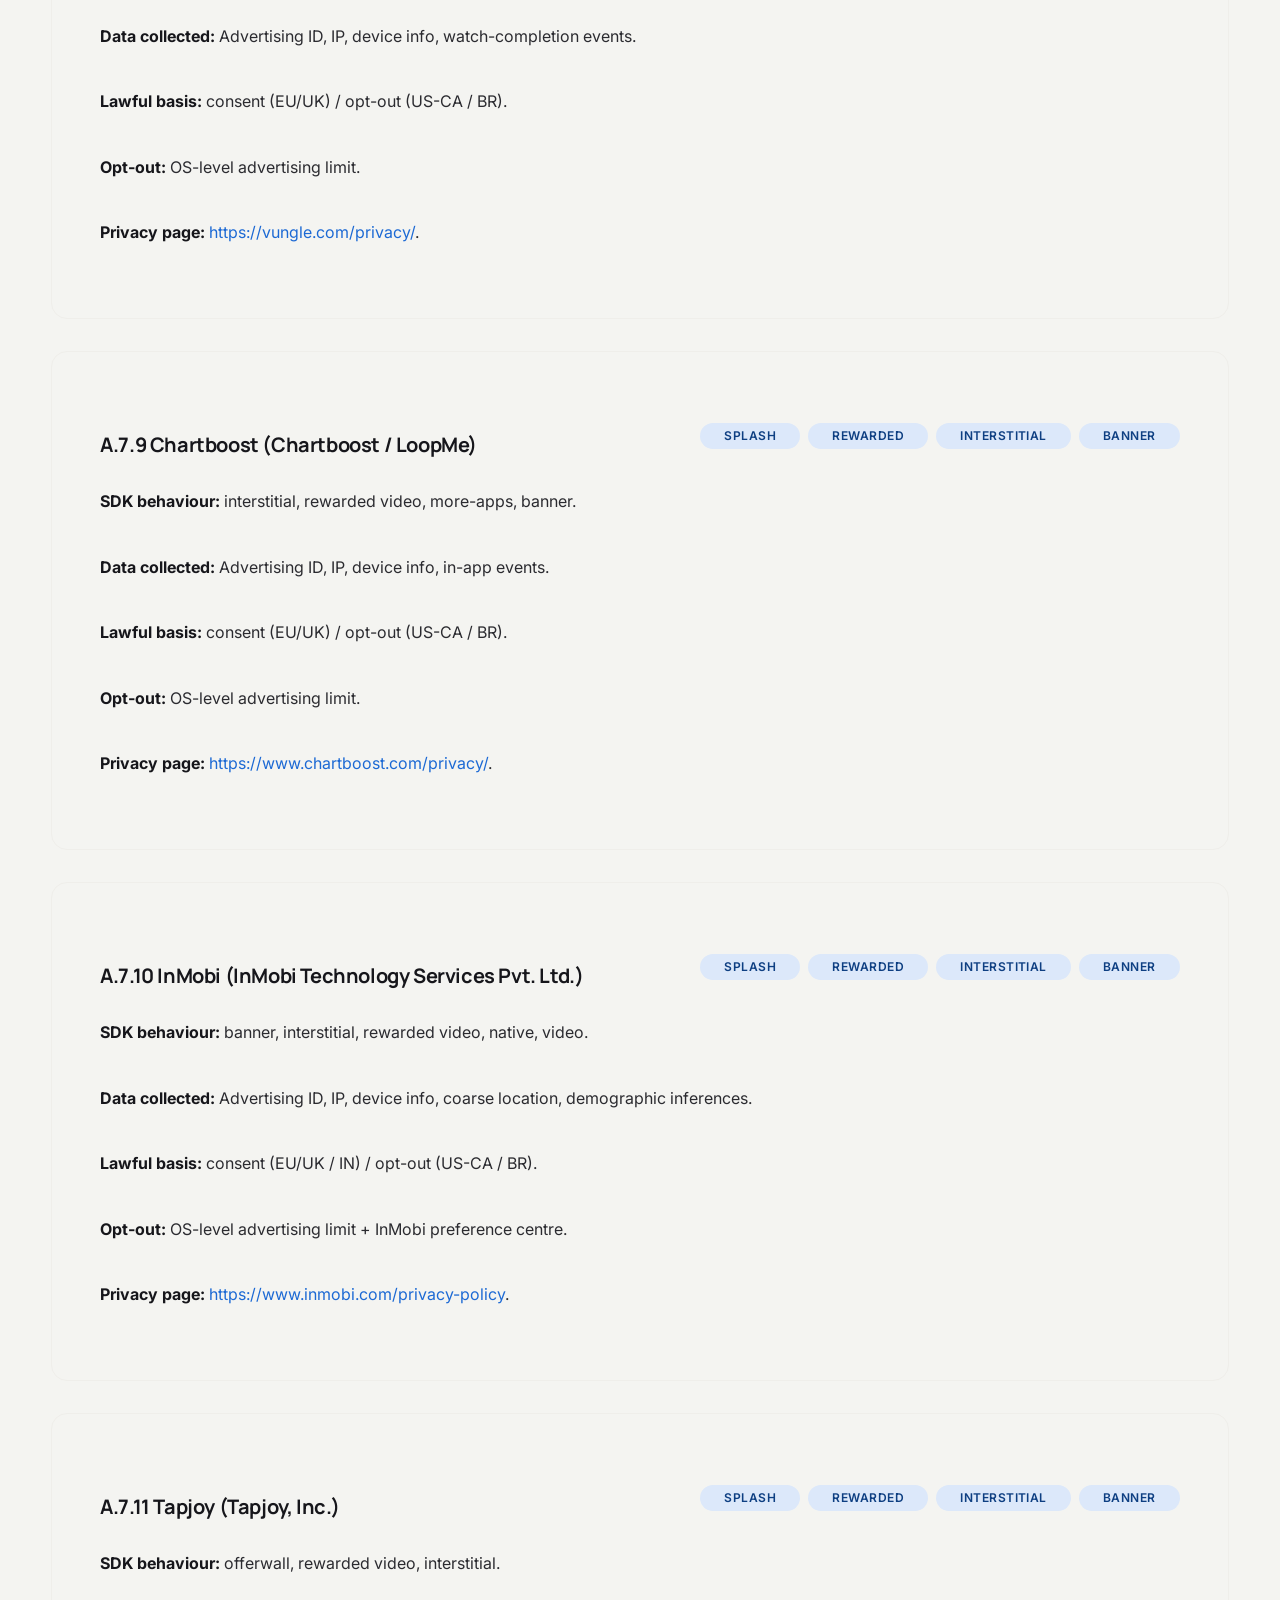
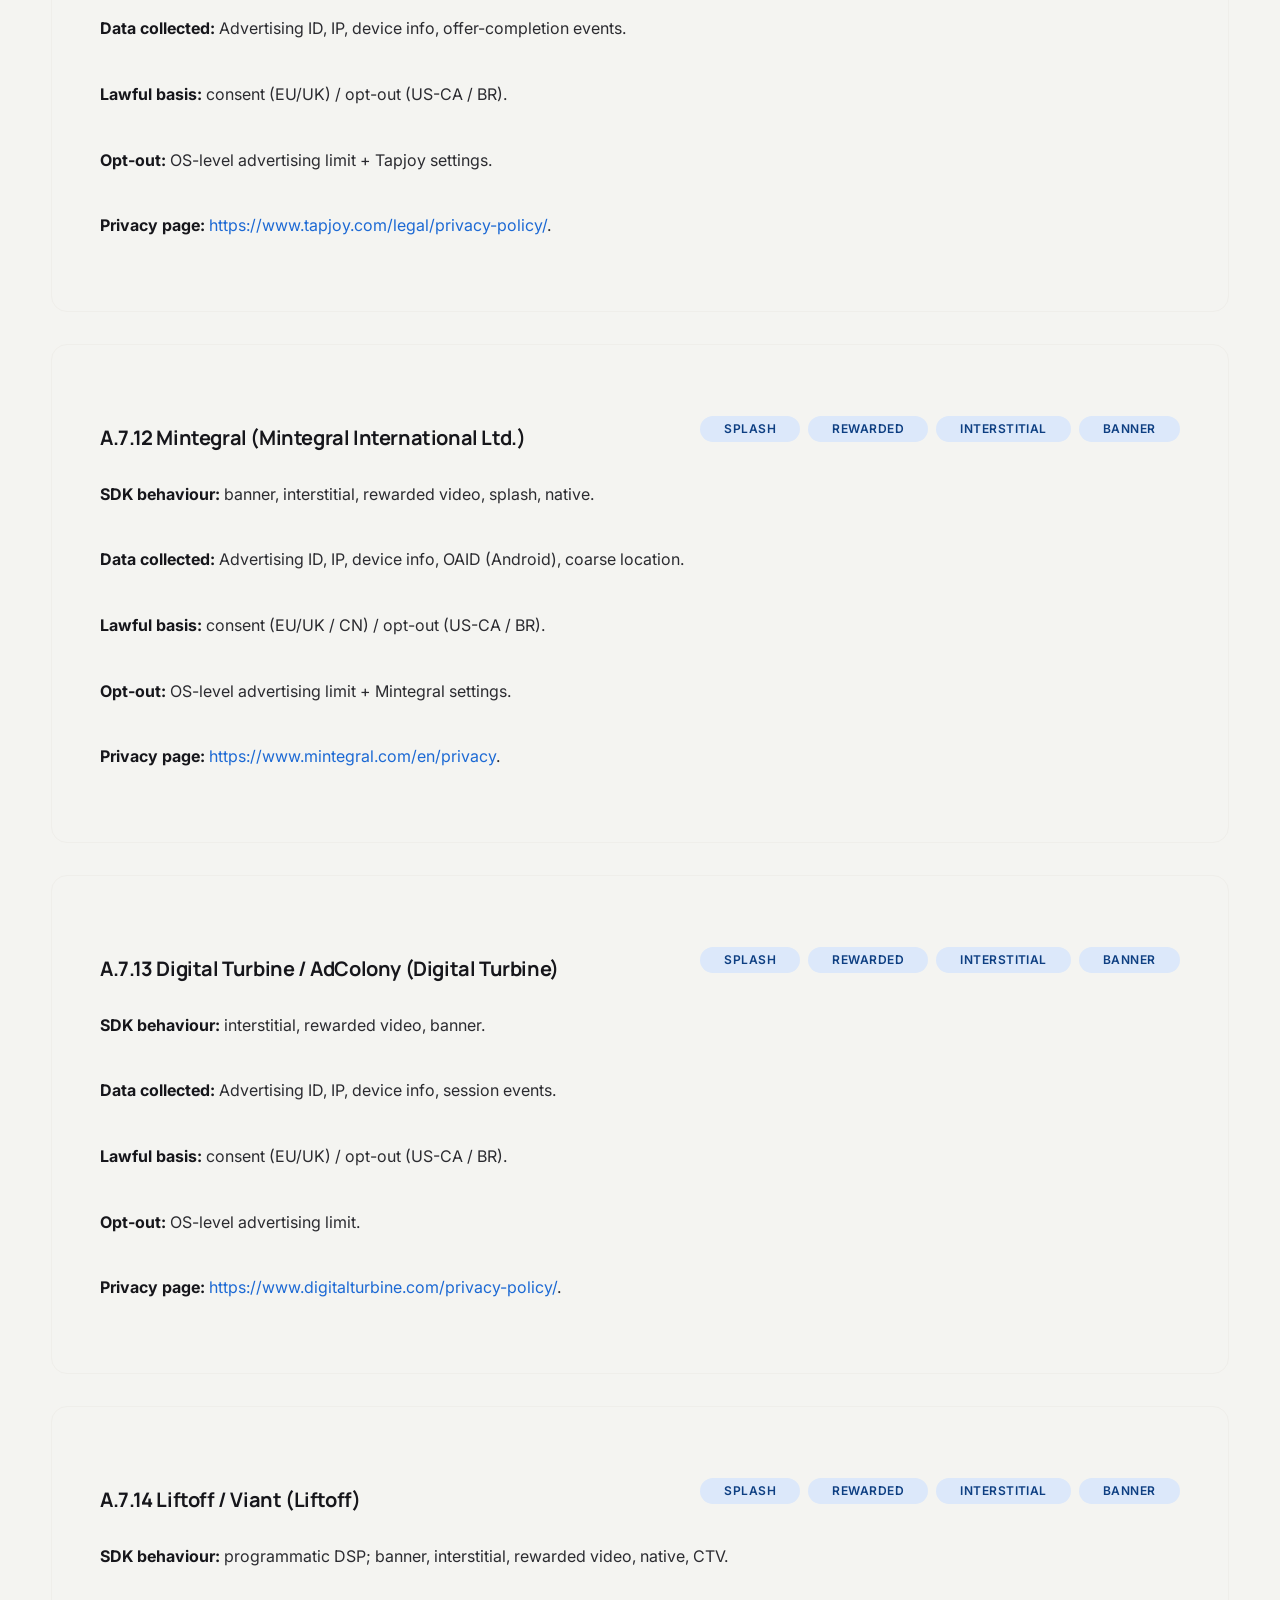
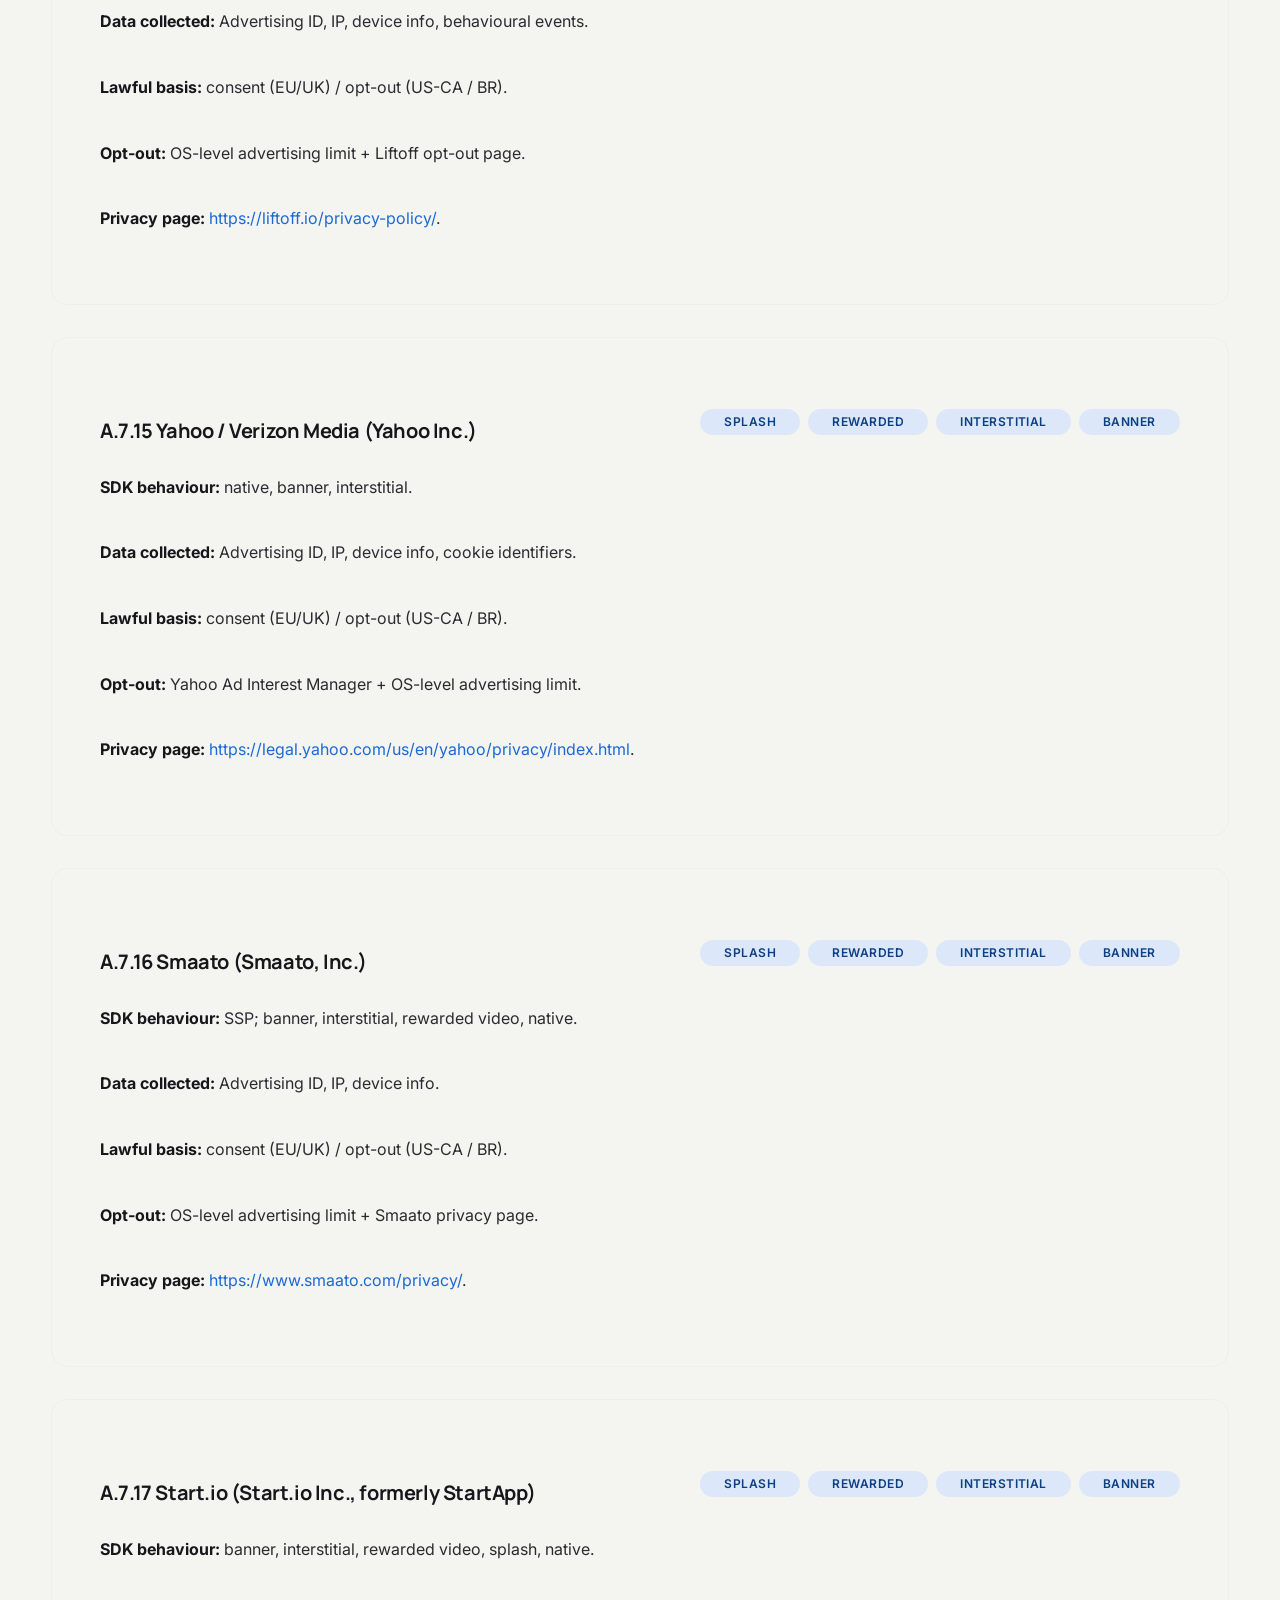
<file: privacy.html>
<!DOCTYPE html>
<html lang="en">
<head>
<meta charset="UTF-8">
<meta name="viewport" content="width=device-width, initial-scale=1, viewport-fit=cover">
<meta name="theme-color" content="#0B0B0F">
<title>Privacy Policy  Pharmincept Industrial</title>
<meta name="description" content="Privacy Policy of PHARMINCEPT INDUSTRIAL CO., LIMITED. Covers our website, mobile apps, GDPR, CCPA/CPRA, PIPL, LGPD, COPPA, GDPR-K, UK AADC, and 19 ad SDKs.">
<link rel="canonical" href="https://famingsai.com/privacy.html">
<link rel="icon" href="images/logo/favicon.svg" type="image/svg+xml">

<meta property="og:type" content="article">
<meta property="og:site_name" content="PHARMINCEPT INDUSTRIAL CO., LIMITED">
<meta property="og:title" content="Privacy Policy  Pharmincept Industrial">
<meta property="og:description" content="Privacy Policy of PHARMINCEPT INDUSTRIAL CO., LIMITED. Covers our website, mobile apps, GDPR, CCPA/CPRA, PIPL, LGPD, COPPA, GDPR-K, UK AADC, and 19 ad SDKs.">
<meta property="og:url" content="https://famingsai.com/privacy.html">
<meta property="og:image" content="https://famingsai.com/images/og/cover.png">
<meta property="og:locale" content="en_US">

<meta name="twitter:card" content="summary_large_image">
<meta name="twitter:title" content="Privacy Policy  Pharmincept Industrial">
<meta name="twitter:description" content="Privacy Policy of PHARMINCEPT INDUSTRIAL CO., LIMITED. Covers our website, mobile apps, GDPR, CCPA/CPRA, PIPL, LGPD, COPPA, GDPR-K, UK AADC, and 19 ad SDKs.">
<meta name="twitter:image" content="https://famingsai.com/images/og/cover.png">

<link rel="preconnect" href="https://fonts.googleapis.com">
<link rel="preconnect" href="https://fonts.gstatic.com" crossorigin>
<link rel="stylesheet" href="https://fonts.googleapis.com/css2?family=Inter:wght@400;500;600;700;800&family=Manrope:wght@500;700;800&family=JetBrains+Mono:wght@500&display=swap" rel="stylesheet">

<link rel="stylesheet" href="css/styles.css">

<script type="application/ld+json">
{
  "@context": "https://schema.org",
  "@type": "Organization",
  "@id": "https://famingsai.com/#organization",
  "name": "PHARMINCEPT INDUSTRIAL CO., LIMITED",
  "url": "https://famingsai.com",
  "logo": "https://famingsai.com/images/logo/pharmincept-wordmark.svg",
  "email": ["support@famingsai.com", "zengzhiyong@famingsai.com"],
  "address": { "@type": "PostalAddress", "streetAddress": "Room 2, LG1, Mirror Tower, 61 Mody Road", "addressLocality": "Tsim Sha Tsui", "addressCountry": "HK" }
}
</script>

<script type="application/ld+json">
{
  "@context": "https://schema.org",
  "@type": "BreadcrumbList",
  "itemListElement": [
    { "@type": "ListItem", "position": 1, "name": "Home", "item": "https://famingsai.com/" },
    { "@type": "ListItem", "position": 2, "name": "Privacy Policy", "item": "https://famingsai.com/privacy.html" }
  ]
}
</script>
</head>
<body data-page="privacy">

<a class="skip-link" href="#main">Skip to content</a>

<div data-partial-header></div>

<main id="main" role="main" class="container">

  <article class="legal-doc" lang="en">

      <header class="legal-doc__hero">
        <span class="eyebrow"><span class="dot"></span> Legal · Privacy Policy</span>
        <h1>Privacy Policy.</h1>
        <p>This Privacy Policy describes how PHARMINCEPT INDUSTRIAL CO., LIMITED ("we", "us", "our") collects, uses, discloses, and protects personal data through our corporate website at <strong>https://famingsai.com</strong>, our mobile management applications distributed via the Apple App Store and Google Play, and the integrated third-party services that power those products.</p>
        <p class="mono">Effective date: 09 October 2026 · Last updated: 09 October 2026</p>
      </header>

      <aside class="legal-doc__toc" aria-label="Table of contents">
        <h2>On this page</h2>
        <ol>
          <li>A.0  Header block</li>
          <li>A.1  Information we collect</li>
          <li>A.2  How we use information</li>
          <li>A.3  How we share information</li>
          <li>A.4  International data transfers</li>
          <li>A.5  Data retention</li>
          <li>A.6  Your rights and choices</li>
          <li>A.7  Third-party advertising platforms</li>
          <li>A.8  Children's privacy</li>
          <li>A.9  Regional privacy laws</li>
          <li>A.10  Security</li>
          <li>A.11  Cookies and tracking</li>
          <li>A.12  Third-party links</li>
          <li>A.13  Changes to this policy</li>
          <li>A.14  Contact</li>
        </ol>
      </aside>

      <!-- A.0 -->
      <section id="a0" aria-labelledby="a0-title">
        <h2 id="a0-title">A.0  Header block</h2>
        <h3>A.0.1 Document title</h3>
        <p>This document is titled <strong>Privacy Policy</strong>.</p>
        <h3>A.0.2 Effective date and last update</h3>
        <p>Effective 09 October 2026. Last updated 09 October 2026. We will revise this notice when our practices change and post the updated version at the same URL.</p>
        <h3>A.0.3 Data controller entity</h3>
        <p>The data controller is <strong>PHARMINCEPT INDUSTRIAL CO., LIMITED</strong> (verbatim  SEPC L4).</p>
        <h3>A.0.4 Office address</h3>
        <p>Our registered office is <strong>Room 2, LG1, Mirror Tower, 61 Mody Road, Tsim Sha Tsui, Hong Kong</strong> (verbatim  SEPC L2).</p>
        <h3>A.0.5 Contacts</h3>
        <ul>
          <li>General / privacy inquiries  <a href="mailto:support@famingsai.com">support@famingsai.com</a> (SEPC L16).</li>
          <li>Key accounts / commercial  <a href="mailto:zengzhiyong@famingsai.com">zengzhiyong@famingsai.com</a> (SEPC L23).</li>
        </ul>
        <h3>A.0.6 Website</h3>
        <p><a href="https://famingsai.com">https://famingsai.com</a> (SEPC L8).</p>
        <h3>A.0.7 Scope</h3>
        <p>This policy covers: (a) the corporate website at famingsai.com; (b) our mobile management applications distributed via the Apple App Store and Google Play; and (c) the third-party services integrated into those products, including the nineteen advertising SDKs described in §A.7. It does not cover third-party websites that we link to from our content.</p>
      </section>

      <!-- A.1 -->
      <section id="a1" aria-labelledby="a1-title">
        <h2 id="a1-title">A.1  Information we collect</h2>
        <h3>A.1.1 Data supplied by the user</h3>
        <p>When you create an account, contact our sales desk, sign up for our newsletter, or send us a sourcing brief, you may provide identifiers such as your full name, business email, company name, country, phone number, and message contents. Where you use a courier or freight-forwarding service, you may provide a delivery address.</p>
        <h3>A.1.2 Data collected automatically</h3>
        <p>When you visit our website or use our apps we automatically log the IP address, approximate geolocation derived from the IP, device type, operating system and version, app version, locale, language, screen size, referrer, and timestamps. We use this data to operate, secure, and improve the service.</p>
        <h3>A.1.3 Data collected via cookies and similar technologies</h3>
        <p>We use HTTP cookies, <code>localStorage</code>, and <code>IndexedDB</code> to remember your preferences, keep you signed in, and measure aggregate traffic. See §A.11 for the categories we use.</p>
        <h3>A.1.4 Data collected via in-app advertising SDKs</h3>
        <p>The mobile applications we distribute via Apple App Store and Google Play integrate the nineteen advertising SDKs listed in §A.7. Each SDK processes identifiers such as the Google Advertising ID (GAID), Apple's Identifier for Advertisers (IDFA), IP address, device info, coarse location, and event interactions, all subject to the partner's privacy policy.</p>
        <h3>A.1.5 Data collected via analytics and crash-reporting SDKs</h3>
        <p>We use anonymised analytics to understand feature usage and crash reports to diagnose stability issues. Analytics events are aggregated; crash reports are limited to device, OS, and stack-trace data needed to fix the bug.</p>
        <h3>A.1.6 Sensitive categories we do NOT collect</h3>
        <p>We do not knowingly collect government identifiers (passport, national ID, social security number), payment card data, biometric data, health data, or precise location data. We do not collect special-category data defined under GDPR Article 9.</p>
      </section>

      <!-- A.2 -->
      <section id="a2" aria-labelledby="a2-title">
        <h2 id="a2-title">A.2  How we use information (purposes and lawful basis)</h2>
        <h3>A.2.1 Service delivery (contractual necessity)</h3>
        <p>We process your data to provide the products and services you request, accept orders, dispatch shipments, and provide customer support. The lawful basis under GDPR Article 6(1)(b) is performance of a contract.</p>
        <h3>A.2.2 Customer support (legitimate interest)</h3>
        <p>We use contact data to respond to your inquiries, troubleshoot issues, and improve the service. The lawful basis is our legitimate interest under GDPR Article 6(1)(f).</p>
        <h3>A.2.3 Marketing communications  opt-in basis (consent)</h3>
        <p>We send newsletters and marketing emails only when you have opted in. You can unsubscribe at any time using the link in every email or by contacting <a href="mailto:support@famingsai.com">support@famingsai.com</a>. The lawful basis is consent under GDPR Article 6(1)(a).</p>
        <h3>A.2.4 Personalised advertising in our apps</h3>
        <p>For users in the EU, UK, and Brazil, personalised advertising requires your consent (GDPR Article 6(1)(a); LGPD Art. 7º). For California users, you may opt out of the "sale or sharing" of personal information (CCPA/CPRA). We display an in-app consent prompt that records your choice.</p>
        <h3>A.2.5 Security, fraud prevention, legal compliance</h3>
        <p>We process data to detect and prevent fraud, secure our infrastructure, and comply with our legal obligations. The lawful bases are legal obligation (Article 6(1)(c)) and legitimate interest (Article 6(1)(f)).</p>
        <h3>A.2.6 Aggregated analytics (legitimate interest)</h3>
        <p>We derive aggregate statistics from usage data to improve the service. Where possible we anonymise or aggregate the data so it cannot identify you.</p>
      </section>

      <!-- A.3 -->
      <section id="a3" aria-labelledby="a3-title">
        <h2 id="a3-title">A.3  How we share information</h2>
        <h3>A.3.1 Service providers</h3>
        <p>We share data with vendors that help us run our business: cloud hosting providers, transactional email providers, customer support tooling, and analytics vendors. Vendors are bound by written data-processing agreements.</p>
        <h3>A.3.2 Ad-tech partners</h3>
        <p>The nineteen advertising SDKs in §A.7 receive data directly from your device when the apps are in use. Each partner operates under its own privacy policy and consent framework.</p>
        <h3>A.3.3 Legal disclosure</h3>
        <p>We may disclose personal data in response to a subpoena, court order, regulator request, or other valid legal process. Where lawful and feasible, we will notify you before disclosing.</p>
        <h3>A.3.4 Business transfers</h3>
        <p>If we undergo a merger, acquisition, or sale of assets, personal data may be transferred subject to confidentiality and security commitments at least as protective as this policy.</p>
        <h3>A.3.5 No sale of personal data</h3>
        <p>We do not sell your personal data for money. Where advertising partners receive device identifiers for personalised ads, this may be considered a "sale" or "share" under CCPA/CPRA; you can opt out  see §A.9.3.</p>
      </section>

      <!-- A.4 -->
      <section id="a4" aria-labelledby="a4-title">
        <h2 id="a4-title">A.4  International data transfers</h2>
        <h3>A.4.1 Hong Kong base + global ad-tech destinations</h3>
        <p>Our primary base is in Hong Kong. Personal data may be transferred to and processed in the European Economic Area, the United Kingdom, Switzerland, the United States, Brazil, Singapore, Japan, Australia, and other jurisdictions where our vendors and ad partners operate.</p>
        <h3>A.4.2 Transfer mechanisms</h3>
        <p>For transfers from the EU/EEA we rely on the European Commission Standard Contractual Clauses (SCCs). For transfers from the UK we use the UK International Data Transfer Agreement (IDTA) or the UK Addendum to the EU SCCs. For Switzerland we follow the FDPIC's recognised mechanisms. For transfers out of mainland China we may use the CAC Standard Contract where applicable.</p>
        <h3>A.4.3 Government-access risk disclosure</h3>
        <p>Where personal data is routed through the United States, it may be subject to US laws such as the CLOUD Act and FISA Section 702 that permit government access in defined circumstances. We apply encryption in transit and at rest, vendor-side access controls, and contractual safeguards to mitigate these risks.</p>
      </section>

      <!-- A.5 -->
      <section id="a5" aria-labelledby="a5-title">
        <h2 id="a5-title">A.5  Data retention</h2>
        <h3>A.5.1 Account data</h3>
        <p>We retain account data while your account is active and for up to 24 months after account closure to honour legal obligations (tax, anti-fraud), unless a longer period is required by law.</p>
        <h3>A.5.2 Server logs</h3>
        <p>Server logs (access, error, security) are retained for 12 months unless needed for an ongoing investigation.</p>
        <h3>A.5.3 Ad SDK identifiers</h3>
        <p>Advertising identifiers are retained per each partner's window in §A.7. Many partners reset or anonymise identifiers within 13 8 months.</p>
        <h3>A.5.4 Backups</h3>
        <p>Encrypted backups are retained on a 90-day rolling window. Backups are deleted automatically at the end of the window.</p>
      </section>

      <!-- A.6 -->
      <section id="a6" aria-labelledby="a6-title">
        <h2 id="a6-title">A.6  Your rights and choices</h2>
        <h3>A.6.1 Access, correction, deletion (GDPR Art. 15 7)</h3>
        <p>You have the right to request access to your personal data, correction of inaccurate data, and deletion of data we are not required to retain.</p>
        <h3>A.6.2 Data portability (GDPR Art. 20)</h3>
        <p>Where processing is based on consent or contract and carried out by automated means, you can request a portable copy of your data in a structured, commonly used format.</p>
        <h3>A.6.3 Restriction and objection (GDPR Art. 18, 21)</h3>
        <p>You may ask us to restrict processing in defined circumstances and object to processing based on legitimate interest, including direct marketing.</p>
        <h3>A.6.4 Withdraw consent at any time</h3>
        <p>Where we rely on consent, you can withdraw it at any time without affecting the lawfulness of processing before withdrawal.</p>
        <h3>A.6.5 California rights (CCPA/CPRA)</h3>
        <p>Californians can exercise the right to know, delete, correct, and opt out of sale or sharing, and the right to limit use of sensitive personal information. See §A.9.3.</p>
        <h3>A.6.6 Brazil rights (LGPD)</h3>
        <p>Brazilian users have the rights enumerated in LGPD Article 18, including confirmation of processing, access, correction, anonymisation, portability, deletion, and information about sharing. See §A.9.5.</p>
        <h3>A.6.7 China rights (PIPL)</h3>
        <p>Users in mainland China and Hong Kong PIPL-extraterritorial scenarios have rights of access, correction, deletion, and portability, plus separate-consent rights for sensitive personal information, cross-border transfers, and automated decision-making. See §A.9.4.</p>
        <h3>A.6.8 How to exercise</h3>
        <p>Email <a href="mailto:support@famingsai.com">support@famingsai.com</a>. We respond within statutory windows (typically 30 days under EU/UK, 45 days under CCPA). We may need to verify your identity to protect against fraudulent requests.</p>
      </section>

      <!-- A.7  Third-party advertising platforms -->
      <section id="a7" aria-labelledby="a7-title">
        <h2 id="a7-title">A.7  Third-party advertising platforms</h2>
        <p>Our mobile management applications integrate the following ad platforms. Each SDK supports the four ad formats declared in our Google Play data-safety form and Apple App Privacy labels: <strong>open-screen / splash</strong>, <strong>rewarded video</strong>, <strong>interstitial</strong>, and <strong>banner</strong>. Per-format behaviour is described in §A.7.20.</p>

        <article class="legal-platform">
          <header class="legal-platform__head">
            <h3>A.7.1  Google AdMob (Google LLC)</h3>
            <div class="legal-platform__formats">
              <span class="chip chip--blue">splash</span><span class="chip chip--blue">rewarded</span><span class="chip chip--blue">interstitial</span><span class="chip chip--blue">banner</span>
            </div>
          </header>
          <p><strong>SDK behaviour:</strong> banner, interstitial, rewarded video, native, and app-open (splash).</p>
          <p><strong>Data collected:</strong> Advertising ID (GAID / IDFA), device info, IP, coarse location, app set ID, in-app purchase signals.</p>
          <p><strong>Lawful basis:</strong> consent (EU/UK) / opt-out (US-CA / BR).</p>
          <p><strong>Opt-out:</strong> "Limit Ad Tracking" on iOS, "Opt out of Ads Personalisation" on Android, in-app privacy settings.</p>
          <p><strong>Privacy page:</strong> <a href="https://policies.google.com/privacy" rel="noopener">https://policies.google.com/privacy</a>.</p>
          <p><strong>Ad formats:</strong> Splash / open-screen served via <code>AppOpenAd</code> (may pre-load on app start); rewarded video user-initiated, reward granted only on SDK-verified completion; interstitial full-screen at natural transition points; banner persistent strip top or bottom.</p>
        </article>

        <article class="legal-platform">
          <header class="legal-platform__head">
            <h3>A.7.2  Google Ad Manager (GAM) (Google LLC)</h3>
            <div class="legal-platform__formats">
              <span class="chip chip--blue">splash</span><span class="chip chip--blue">rewarded</span><span class="chip chip--blue">interstitial</span><span class="chip chip--blue">banner</span>
            </div>
          </header>
          <p><strong>SDK behaviour:</strong> ad server with mediation; supports all four formats.</p>
          <p><strong>Data collected:</strong> Advertising ID, IP, device info, frequency-cap identifiers.</p>
          <p><strong>Lawful basis:</strong> consent (EU/UK) / opt-out (US-CA / BR).</p>
          <p><strong>Opt-out:</strong> same as A.7.1 plus publisher-level controls.</p>
          <p><strong>Privacy page:</strong> <a href="https://policies.google.com/privacy" rel="noopener">https://policies.google.com/privacy</a>.</p>
        </article>

        <article class="legal-platform">
          <header class="legal-platform__head">
            <h3>A.7.3  Meta Audience Network (Meta Platforms, Inc.)</h3>
            <div class="legal-platform__formats">
              <span class="chip chip--blue">splash</span><span class="chip chip--blue">rewarded</span><span class="chip chip--blue">interstitial</span><span class="chip chip--blue">banner</span>
            </div>
          </header>
          <p><strong>SDK behaviour:</strong> banner, interstitial, rewarded video, native, in-stream video.</p>
          <p><strong>Data collected:</strong> Advertising ID, device info, IP, coarse location, hashed email (where the user is logged into Facebook), event interactions.</p>
          <p><strong>Lawful basis:</strong> consent (EU/UK) / opt-out (US-CA / BR).</p>
          <p><strong>Opt-out:</strong> "Audience-Based Ads" toggle in Facebook settings plus OS-level ad-tracking limit.</p>
          <p><strong>Risk note:</strong> Meta may combine with first-party data from Facebook login where the user logs in. Our apps do not require Facebook login.</p>
          <p><strong>Privacy page:</strong> <a href="https://www.facebook.com/policy.php" rel="noopener">https://www.facebook.com/policy.php</a>.</p>
        </article>

        <article class="legal-platform">
          <header class="legal-platform__head">
            <h3>A.7.4  Unity Ads (Unity Technologies)</h3>
            <div class="legal-platform__formats">
              <span class="chip chip--blue">splash</span><span class="chip chip--blue">rewarded</span><span class="chip chip--blue">interstitial</span><span class="chip chip--blue">banner</span>
            </div>
          </header>
          <p><strong>SDK behaviour:</strong> banner, interstitial, rewarded video, AR ads.</p>
          <p><strong>Data collected:</strong> Advertising ID, IP, device info, install referrer, anonymous gameplay events.</p>
          <p><strong>Lawful basis:</strong> consent (EU/UK) / opt-out (US-CA / BR).</p>
          <p><strong>Opt-out:</strong> OS-level advertising limit + Unity privacy settings.</p>
          <p><strong>Privacy page:</strong> <a href="https://unity.com/legal/privacy-policy" rel="noopener">https://unity.com/legal/privacy-policy</a>.</p>
        </article>

        <article class="legal-platform">
          <header class="legal-platform__head">
            <h3>A.7.5  AppLovin MAX (AppLovin Corporation)</h3>
            <div class="legal-platform__formats">
              <span class="chip chip--blue">splash</span><span class="chip chip--blue">rewarded</span><span class="chip chip--blue">interstitial</span><span class="chip chip--blue">banner</span>
            </div>
          </header>
          <p><strong>SDK behaviour:</strong> mediation layer; banner, interstitial, rewarded video, native, app-open.</p>
          <p><strong>Data collected:</strong> Advertising ID, IP, device info, in-app events.</p>
          <p><strong>Lawful basis:</strong> consent (EU/UK) / opt-out (US-CA / BR).</p>
          <p><strong>Opt-out:</strong> OS-level advertising limit + AppLovin in-app settings.</p>
          <p><strong>Privacy page:</strong> <a href="https://www.applovin.com/privacy" rel="noopener">https://www.applovin.com/privacy</a>.</p>
        </article>

        <article class="legal-platform">
          <header class="legal-platform__head">
            <h3>A.7.6  ironSource / Unity LevelPlay (ironSource)</h3>
            <div class="legal-platform__formats">
              <span class="chip chip--blue">splash</span><span class="chip chip--blue">rewarded</span><span class="chip chip--blue">interstitial</span><span class="chip chip--blue">banner</span>
            </div>
          </header>
          <p><strong>SDK behaviour:</strong> mediation layer; banner, interstitial, rewarded video, offerwall.</p>
          <p><strong>Data collected:</strong> Advertising ID, IP, device info, session depth, in-app events.</p>
          <p><strong>Lawful basis:</strong> consent (EU/UK) / opt-out (US-CA / BR).</p>
          <p><strong>Opt-out:</strong> OS-level advertising limit + ironSource privacy settings.</p>
          <p><strong>Privacy page:</strong> <a href="https://www.is.com/privacy-policy" rel="noopener">https://www.is.com/privacy-policy</a>.</p>
        </article>

        <article class="legal-platform">
          <header class="legal-platform__head">
            <h3>A.7.7  Pangle (ByteDance Ltd.)</h3>
            <div class="legal-platform__formats">
              <span class="chip chip--blue">splash</span><span class="chip chip--blue">rewarded</span><span class="chip chip--blue">interstitial</span><span class="chip chip--blue">banner</span>
            </div>
          </header>
          <p><strong>SDK behaviour:</strong> banner, interstitial, rewarded video, splash, native; APAC-focused.</p>
          <p><strong>Data collected:</strong> Advertising ID, IP, device info, coarse location.</p>
          <p><strong>Lawful basis:</strong> consent (EU/UK / CN) / opt-out (US-CA / BR).</p>
          <p><strong>Opt-out:</strong> OS-level advertising limit + Pangle settings.</p>
          <p><strong>Privacy page:</strong> <a href="https://www.pangleglobal.com/privacy" rel="noopener">https://www.pangleglobal.com/privacy</a>.</p>
        </article>

        <article class="legal-platform">
          <header class="legal-platform__head">
            <h3>A.7.8  Vungle (Liftoff)</h3>
            <div class="legal-platform__formats">
              <span class="chip chip--blue">splash</span><span class="chip chip--blue"> rewarded</span><span class="chip chip--blue">interstitial</span><span class="chip chip--blue">banner</span>
            </div>
          </header>
          <p><strong>SDK behaviour:</strong> interstitial, rewarded video, native, banner.</p>
          <p><strong>Data collected:</strong> Advertising ID, IP, device info, watch-completion events.</p>
          <p><strong>Lawful basis:</strong> consent (EU/UK) / opt-out (US-CA / BR).</p>
          <p><strong>Opt-out:</strong> OS-level advertising limit.</p>
          <p><strong>Privacy page:</strong> <a href="https://vungle.com/privacy/" rel="noopener">https://vungle.com/privacy/</a>.</p>
        </article>

        <article class="legal-platform">
          <header class="legal-platform__head">
            <h3>A.7.9  Chartboost (Chartboost / LoopMe)</h3>
            <div class="legal-platform__formats">
              <span class="chip chip--blue">splash</span><span class="chip chip--blue">rewarded</span><span class="chip chip--blue">interstitial</span><span class="chip chip--blue">banner</span>
            </div>
          </header>
          <p><strong>SDK behaviour:</strong> interstitial, rewarded video, more-apps, banner.</p>
          <p><strong>Data collected:</strong> Advertising ID, IP, device info, in-app events.</p>
          <p><strong>Lawful basis:</strong> consent (EU/UK) / opt-out (US-CA / BR).</p>
          <p><strong>Opt-out:</strong> OS-level advertising limit.</p>
          <p><strong>Privacy page:</strong> <a href="https://www.chartboost.com/privacy/" rel="noopener">https://www.chartboost.com/privacy/</a>.</p>
        </article>

        <article class="legal-platform">
          <header class="legal-platform__head">
            <h3>A.7.10  InMobi (InMobi Technology Services Pvt. Ltd.)</h3>
            <div class="legal-platform__formats">
              <span class="chip chip--blue">splash</span><span class="chip chip--blue">rewarded</span><span class="chip chip--blue">interstitial</span><span class="chip chip--blue">banner</span>
            </div>
          </header>
          <p><strong>SDK behaviour:</strong> banner, interstitial, rewarded video, native, video.</p>
          <p><strong>Data collected:</strong> Advertising ID, IP, device info, coarse location, demographic inferences.</p>
          <p><strong>Lawful basis:</strong> consent (EU/UK / IN) / opt-out (US-CA / BR).</p>
          <p><strong>Opt-out:</strong> OS-level advertising limit + InMobi preference centre.</p>
          <p><strong>Privacy page:</strong> <a href="https://www.inmobi.com/privacy-policy" rel="noopener">https://www.inmobi.com/privacy-policy</a>.</p>
        </article>

        <article class="legal-platform">
          <header class="legal-platform__head">
            <h3>A.7.11  Tapjoy (Tapjoy, Inc.)</h3>
            <div class="legal-platform__formats">
              <span class="chip chip--blue">splash</span><span class="chip chip--blue">rewarded</span><span class="chip chip--blue">interstitial</span><span class="chip chip--blue">banner</span>
            </div>
          </header>
          <p><strong>SDK behaviour:</strong> offerwall, rewarded video, interstitial.</p>
          <p><strong>Data collected:</strong> Advertising ID, IP, device info, offer-completion events.</p>
          <p><strong>Lawful basis:</strong> consent (EU/UK) / opt-out (US-CA / BR).</p>
          <p><strong>Opt-out:</strong> OS-level advertising limit + Tapjoy settings.</p>
          <p><strong>Privacy page:</strong> <a href="https://www.tapjoy.com/legal/privacy-policy/" rel="noopener">https://www.tapjoy.com/legal/privacy-policy/</a>.</p>
        </article>

        <article class="legal-platform">
          <header class="legal-platform__head">
            <h3>A.7.12  Mintegral (Mintegral International Ltd.)</h3>
            <div class="legal-platform__formats">
              <span class="chip chip--blue">splash</span><span class="chip chip--blue">rewarded</span><span class="chip chip--blue">interstitial</span><span class="chip chip--blue">banner</span>
            </div>
          </header>
          <p><strong>SDK behaviour:</strong> banner, interstitial, rewarded video, splash, native.</p>
          <p><strong>Data collected:</strong> Advertising ID, IP, device info, OAID (Android), coarse location.</p>
          <p><strong>Lawful basis:</strong> consent (EU/UK / CN) / opt-out (US-CA / BR).</p>
          <p><strong>Opt-out:</strong> OS-level advertising limit + Mintegral settings.</p>
          <p><strong>Privacy page:</strong> <a href="https://www.mintegral.com/en/privacy" rel="noopener">https://www.mintegral.com/en/privacy</a>.</p>
        </article>

        <article class="legal-platform">
          <header class="legal-platform__head">
            <h3>A.7.13  Digital Turbine / AdColony (Digital Turbine)</h3>
            <div class="legal-platform__formats">
              <span class="chip chip--blue">splash</span><span class="chip chip--blue">rewarded</span><span class="chip chip--blue">interstitial</span><span class="chip chip--blue">banner</span>
            </div>
          </header>
          <p><strong>SDK behaviour:</strong> interstitial, rewarded video, banner.</p>
          <p><strong>Data collected:</strong> Advertising ID, IP, device info, session events.</p>
          <p><strong>Lawful basis:</strong> consent (EU/UK) / opt-out (US-CA / BR).</p>
          <p><strong>Opt-out:</strong> OS-level advertising limit.</p>
          <p><strong>Privacy page:</strong> <a href="https://www.digitalturbine.com/privacy-policy/" rel="noopener">https://www.digitalturbine.com/privacy-policy/</a>.</p>
        </article>

        <article class="legal-platform">
          <header class="legal-platform__head">
            <h3>A.7.14  Liftoff / Viant (Liftoff)</h3>
            <div class="legal-platform__formats">
              <span class="chip chip--blue">splash</span><span class="chip chip--blue">rewarded</span><span class="chip chip--blue">interstitial</span><span class="chip chip--blue">banner</span>
            </div>
          </header>
          <p><strong>SDK behaviour:</strong> programmatic DSP; banner, interstitial, rewarded video, native, CTV.</p>
          <p><strong>Data collected:</strong> Advertising ID, IP, device info, behavioural events.</p>
          <p><strong>Lawful basis:</strong> consent (EU/UK) / opt-out (US-CA / BR).</p>
          <p><strong>Opt-out:</strong> OS-level advertising limit + Liftoff opt-out page.</p>
          <p><strong>Privacy page:</strong> <a href="https://liftoff.io/privacy-policy/" rel="noopener">https://liftoff.io/privacy-policy/</a>.</p>
        </article>

        <article class="legal-platform">
          <header class="legal-platform__head">
            <h3>A.7.15  Yahoo / Verizon Media (Yahoo Inc.)</h3>
            <div class="legal-platform__formats">
              <span class="chip chip--blue">splash</span><span class="chip chip--blue">rewarded</span><span class="chip chip--blue">interstitial</span><span class="chip chip--blue">banner</span>
            </div>
          </header>
          <p><strong>SDK behaviour:</strong> native, banner, interstitial.</p>
          <p><strong>Data collected:</strong> Advertising ID, IP, device info, cookie identifiers.</p>
          <p><strong>Lawful basis:</strong> consent (EU/UK) / opt-out (US-CA / BR).</p>
          <p><strong>Opt-out:</strong> Yahoo Ad Interest Manager + OS-level advertising limit.</p>
          <p><strong>Privacy page:</strong> <a href="https://legal.yahoo.com/us/en/yahoo/privacy/index.html" rel="noopener">https://legal.yahoo.com/us/en/yahoo/privacy/index.html</a>.</p>
        </article>

        <article class="legal-platform">
          <header class="legal-platform__head">
            <h3>A.7.16  Smaato (Smaato, Inc.)</h3>
            <div class="legal-platform__formats">
              <span class="chip chip--blue">splash</span><span class="chip chip--blue">rewarded</span><span class="chip chip--blue">interstitial</span><span class="chip chip--blue">banner</span>
            </div>
          </header>
          <p><strong>SDK behaviour:</strong> SSP; banner, interstitial, rewarded video, native.</p>
          <p><strong>Data collected:</strong> Advertising ID, IP, device info.</p>
          <p><strong>Lawful basis:</strong> consent (EU/UK) / opt-out (US-CA / BR).</p>
          <p><strong>Opt-out:</strong> OS-level advertising limit + Smaato privacy page.</p>
          <p><strong>Privacy page:</strong> <a href="https://www.smaato.com/privacy/" rel="noopener">https://www.smaato.com/privacy/</a>.</p>
        </article>

        <article class="legal-platform">
          <header class="legal-platform__head">
            <h3>A.7.17  Start.io (Start.io Inc., formerly StartApp)</h3>
            <div class="legal-platform__formats">
              <span class="chip chip--blue">splash</span><span class="chip chip--blue">rewarded</span><span class="chip chip--blue">interstitial</span><span class="chip chip--blue">banner</span>
            </div>
          </header>
          <p><strong>SDK behaviour:</strong> banner, interstitial, rewarded video, splash, native.</p>
          <p><strong>Data collected:</strong> Advertising ID, IP, device info, app list (Android), coarse location.</p>
          <p><strong>Lawful basis:</strong> consent (EU/UK) / opt-out (US-CA / BR).</p>
          <p><strong>Opt-out:</strong> OS-level advertising limit + StartApp opt-out URL.</p>
          <p><strong>Privacy page:</strong> <a href="https://www.start.io/policy/privacy-policy/" rel="noopener">https://www.start.io/policy/privacy-policy/</a>.</p>
        </article>

        <article class="legal-platform">
          <header class="legal-platform__head">
            <h3>A.7.18  Appodeal (Appodeal, Inc.)</h3>
            <div class="legal-platform__formats">
              <span class="chip chip--blue">splash</span><span class="chip chip--blue">rewarded</span><span class="chip chip--blue">interstitial</span><span class="chip chip--blue">banner</span>
            </div>
          </header>
          <p><strong>SDK behaviour:</strong> mediation aggregator; banner, interstitial, rewarded video, native, splash.</p>
          <p><strong>Data collected:</strong> Advertising ID, IP, device info, in-app events.</p>
          <p><strong>Lawful basis:</strong> consent (EU/UK) / opt-out (US-CA / BR).</p>
          <p><strong>Opt-out:</strong> OS-level advertising limit.</p>
          <p><strong>Privacy page:</strong> <a href="https://appodeal.com/privacy-policy/" rel="noopener">https://appodeal.com/privacy-policy/</a>.</p>
        </article>

        <article class="legal-platform">
          <header class="legal-platform__head">
            <h3>A.7.19  BidMachine (BidMachine, Inc.)</h3>
            <div class="legal-platform__formats">
              <span class="chip chip--blue">splash</span><span class="chip chip--blue">rewarded</span><span class="chip chip--blue">interstitial</span><span class="chip chip--blue">banner</span>
            </div>
          </header>
          <p><strong>SDK behaviour:</strong> header-bidding SDK; banner, interstitial, rewarded video, native.</p>
          <p><strong>Data collected:</strong> Advertising ID, IP, device info.</p>
          <p><strong>Lawful basis:</strong> consent (EU/UK) / opt-out (US-CA / BR).</p>
          <p><strong>Opt-out:</strong> OS-level advertising limit.</p>
          <p><strong>Privacy page:</strong> <a href="https://bidmachine.io/privacy-policy/" rel="noopener">https://bidmachine.io/privacy-policy/</a>.</p>
        </article>

        <h3>A.7.20  Consolidated cross-platform statements</h3>
        <h4>A.7.20.1 Open-screen / splash ads</h4>
        <p>Triggered on cold-launch and resume-from-background. SDKs may use cached ad payloads to reduce perceived latency. Some SDKs transmit a wake event with timestamp, app version, and locale.</p>
        <h4>A.7.20.2 Rewarded video ads</h4>
        <p>User-initiated. The user taps a "watch" affordance, the SDK plays a full-screen video, and on SDK-verified completion the app grants an in-app reward. Failure modes (no fill, network error) are surfaced in-app without awarding the reward.</p>
        <h4>A.7.20.3 Interstitial ads</h4>
        <p>Full-screen ads shown at natural transition points (between screens, after key tasks, on a session boundary). Frequency caps are configured per session at the app layer; SDK-side caps also apply.</p>
        <h4>A.7.20.4 Banner ads</h4>
        <p>Persistent strip at the top or bottom of the screen. SDKs refresh at platform-defined intervals (commonly 30 20 s). Refresh rates are configurable per SDK.</p>
        <h4>A.7.20.5 Frequency capping and mediation</h4>
        <p>Frequency capping and mediation waterfall are implemented at the app layer using capped partners and timeouts. We periodically review partner performance and rotate to optimise fill and latency.</p>
        <h4>A.7.20.6 Children's ad treatment</h4>
        <p>Personalised advertising is forbidden for users known to be under the relevant age threshold (see §A.8). Contextual ads may still be used; behavioural profiling (already removed in §A.8) is disabled.</p>
      </section>

      <!-- A.8 -->
      <section id="a8" aria-labelledby="a8-title">
        <h2 id="a8-title">A.8  Children's privacy</h2>
        <h3>A.8.1 COPPA (US, &lt;13)</h3>
        <p>The Children's Online Privacy Protection Act applies to children under 13 in the United States. Our mobile apps are designed for a general adult audience engaged in B2B industrial sourcing. We do not knowingly collect personal data from children under 13. If we learn we have, we delete the data and close the account.</p>
        <h3>A.8.2 GDPR-K (EU &lt;16, member-state variants)</h3>
        <p>GDPR Article 8 sets the default digital-consent age at 16, with lower ages permitted by member-state law: Germany 16, Ireland 16, Netherlands 16, France 15, Sweden 13, Denmark 13. We do not knowingly collect personal data from children under the relevant member-state age.</p>
        <h3>A.8.3 UK Age-Appropriate Design Code (AADC)</h3>
        <p>The Information Commissioner's Office AADC applies a "best interests of the child" duty to online services likely to be accessed by children in the UK, even if the service is not directed at them. Our apps are designed for adult B2B use and we do not target children, but we still apply age-screening and disable behavioural profiling.</p>
        <h3>A.8.4 No personalised advertising for known children</h3>
        <p>Where we identify that a user is under the relevant age threshold, we disable personalised advertising and behavioural profiling in the mobile apps.</p>
        <h3>A.8.5 Parental contact channel</h3>
        <p>Parents and guardians can contact <a href="mailto:support@famingsai.com">support@famingsai.com</a> to request access, correction, or deletion of a child's personal data.</p>
      </section>

      <!-- A.9  Regional privacy laws -->
      <section id="a9" aria-labelledby="a9-title">
        <h2 id="a9-title">A.9  Regional privacy laws</h2>

        <h3>A.9.1 GDPR  General Data Protection Regulation (EU 2016/679)</h3>
        <p><strong>A.9.1.1 Scope.</strong> GDPR applies to personal data of EU/EEA residents processed in connection with offering goods or services to them or monitoring their behaviour.</p>
        <p><strong>A.9.1.2 Lawful bases.</strong> We rely on consent (Article 6(1)(a)), performance of contract (Article 6(1)(b)), legal obligation (Article 6(1)(c)), and legitimate interest (Article 6(1)(f)).</p>
        <p><strong>A.9.1.3 Rights.</strong> Articles 12 3 grant rights of information, access, rectification, erasure, restriction, objection, and automated-decision safeguards.</p>
        <p><strong>A.9.1.4 DPO.</strong> We have not appointed a Data Protection Officer given the scale of our processing. All inquiries go to <a href="mailto:support@famingsai.com">support@famingsai.com</a>.</p>
        <p><strong>A.9.1.5 Lead supervisory authority.</strong> Cross-border complaints are handled by the lead supervisory authority for our main EU establishment; where we have no EU establishment, the supervisory authority of the complainant's habitual residence has jurisdiction.</p>

        <h3>A.9.2 UK GDPR + Data Protection Act 2018</h3>
        <p><strong>A.9.2.1 ICO registration.</strong> Where UK personal data is processed, we comply with the UK GDPR and the Data Protection Act 2018. ICO registration status can be confirmed by emailing <a href="mailto:support@famingsai.com">support@famingsai.com</a>.</p>
        <p><strong>A.9.2.2 UK representative.</strong> Post-Brexit, an EU representative is required only where Article 42 GDPR applies. Where applicable, the contact is <a href="mailto:support@famingsai.com">support@famingsai.com</a>.</p>
        <p><strong>A.9.2.3 IDTA.</strong> We use the UK International Data Transfer Agreement and the UK Addendum to the EU SCCs for restricted transfers from the UK.</p>

        <h3>A.9.3 CCPA / CPRA  California Consumer Privacy Act / California Privacy Rights Act (US-CA)</h3>
        <p><strong>A.9.3.1 Categories of personal information collected.</strong> Identifiers (name, email, business contact), commercial information (order history), internet activity (browsing our site), professional information (employer, job title), and inferences (preferences inferred from usage).</p>
        <p><strong>A.9.3.2 Categories of sources.</strong> Directly from you (forms, email), from your device (cookies, SDKs), and from service providers (analytics, ads).</p>
        <p><strong>A.9.3.3 Business purposes.</strong> Service delivery, security, fraud prevention, marketing (consent), and product improvement.</p>
        <p><strong>A.9.3.4 "Do Not Sell or Share My Personal Information".</strong> Californians may opt out of the sale or sharing of personal information. Email <a href="mailto:support@famingsai.com">support@famingsai.com</a> with the subject "Do Not Sell or Share".</p>
        <p><strong>A.9.3.5 Limit use of sensitive personal information.</strong> Californians may limit the use of sensitive personal information to that necessary to provide the service. We do not knowingly collect sensitive PI; requests can be sent to the email above.</p>
        <p><strong>A.9.3.6 Authorised agent.</strong> You may designate an authorised agent to make a request, subject to verification under CCPA regulations.</p>

        <h3>A.9.4 PIPL  Personal Information Protection Law (China / HK)</h3>
        <p><strong>A.9.4.1 HK applicability.</strong> Hong Kong maintains the Personal Data (Privacy) Ordinance (PDPO). PIPL applies extraterritorially where we offer goods or services to persons in mainland China.</p>
        <p><strong>A.9.4.2 Separate consent.</strong> We obtain separate consent for: sensitive personal information, cross-border transfers, and automated decision-making.</p>
        <p><strong>A.9.4.3 CAC Standard Contract.</strong> For cross-border transfers out of mainland China we use the Cyberspace Administration of China Standard Contract unless another transfer mechanism applies.</p>
        <p><strong>A.9.4.4 Individual rights.</strong> Rights of access, correction, deletion, and portability are honoured where PIPL applies.</p>

        <h3>A.9.5 LGPD  Lei Geral de Proteção de Dados (Brazil)</h3>
        <p><strong>A.9.5.1 Brazilian user rights (LGPD Art. 18).</strong> Confirmation of processing, access, correction, anonymisation, portability, deletion, and information about sharing and consent.</p>
        <p><strong>A.9.5.2 DPO contact.</strong> Inquiries can be sent to <a href="mailto:support@famingsai.com">support@famingsai.com</a>. A separate LGPD DPO email can be published at our discretion.</p>
        <p><strong>A.9.5.3 ANPD.</strong> Complaints can be lodged with the Autoridade Nacional de Proteção de Dados (ANPD) at <a href="https://www.gov.br/anpd" rel="noopener">https://www.gov.br/anpd</a>.</p>

        <h3>A.9.6 PIPEDA  Personal Information Protection and Electronic Documents Act (Canada)</h3>
        <p><strong>A.9.6.1 Scope outside Quebec.</strong> PIPEDA applies federally. Quebec maintains Law 25, which sets additional requirements (privacy officer, privacy impact assessments, breach notification).</p>
        <p><strong>A.9.6.2 Consent model.</strong> Opt-in consent is required for sensitive personal information. Express consent is obtained where required by PIPEDA.</p>
        <p><strong>A.9.6.3 OPC contact.</strong> The Office of the Privacy Commissioner of Canada can be reached at <a href="https://www.priv.gc.ca" rel="noopener">https://www.priv.gc.ca</a>.</p>

        <h3>A.9.7 Australia Privacy Act 1988 (Cth) + Australian Privacy Principles (APP)</h3>
        <p><strong>A.9.7.1 APP 1 3.</strong> We comply with the Australian Privacy Principles covering collection, use, disclosure, security, access, correction, and complaint handling.</p>
        <p><strong>A.9.7.2 Notifiable Data Breaches scheme.</strong> Eligible data breaches are reported to the OAIC and affected individuals under the NDB scheme.</p>
        <p><strong>A.9.7.3 OAIC.</strong> Office of the Australian Information Commissioner at <a href="https://www.oaic.gov.au" rel="noopener">https://www.oaic.gov.au</a>.</p>

        <h3>A.9.8 Singapore PDPA  Personal Data Protection Act 2012</h3>
        <p><strong>A.9.8.1 DNC registry.</strong> For Singapore numbers we comply with the Do Not Call registry requirements.</p>
        <p><strong>A.9.8.2 PDPC notification.</strong> Significant data breaches are notified to the Personal Data Protection Commission and affected individuals.</p>
        <p><strong>A.9.8.3 DPO designation.</strong> Inquiries go to <a href="mailto:support@famingsai.com">support@famingsai.com</a>.</p>

        <h3>A.9.9 Japan APPI  Act on the Protection of Personal Information</h3>
        <p><strong>A.9.9.1 Scope.</strong> APPI applies where we offer goods or services to persons in Japan.</p>
        <p><strong>A.9.9.2 PPC contact.</strong> The Personal Information Protection Commission can be reached at <a href="https://www.ppc.go.jp" rel="noopener">https://www.ppc.go.jp</a>.</p>
        <p><strong>A.9.9.3 Cross-border transfer.</strong> Cross-border transfers follow APPI Article 28 requirements: consent, contract, or recognised framework.</p>
      </section>

      <!-- A.10 -->
      <section id="a10" aria-labelledby="a10-title">
        <h2 id="a10-title">A.10  Security</h2>
        <h3>A.10.1 Technical measures</h3>
        <p>We use TLS 1.2+ in transit, AES-256 encryption at rest for personal data, and managed key rotation. Vendor-side encryption is verified during onboarding.</p>
        <h3>A.10.2 Organisational measures</h3>
        <p>Role-based access control, two-factor authentication, security awareness training, vendor due-diligence, and annual policy reviews.</p>
        <h3>A.10.3 Incident response</h3>
        <p>We maintain an incident-response plan and notify affected users and regulators within statutory windows (72 hours under GDPR Article 33, applicable Australian NDB timeframes, etc.) where notification is required.</p>
        <h3>A.10.4 No security guarantee disclaimer</h3>
        <p>No method of transmission or storage is 100% secure. We commit to commercially reasonable safeguards but cannot guarantee absolute security.</p>
      </section>

      <!-- A.11 -->
      <section id="a11" aria-labelledby="a11-title">
        <h2 id="a11-title">A.11  Cookies and tracking</h2>
        <h3>A.11.1 Categories of cookies</h3>
        <ul>
          <li><strong>Strictly necessary</strong>  authentication, security, load balancing.</li>
          <li><strong>Functional</strong>  remembering language and preferences.</li>
          <li><strong>Analytics</strong>  aggregated traffic measurement.</li>
          <li><strong>Advertising</strong>  set only by embedded ad partners with consent.</li>
        </ul>
        <h3>A.11.2 Consent flow</h3>
        <p>Where deployed, the website displays a cookie banner that records consent for non-essential categories.</p>
        <h3>A.11.3 How to clear cookies</h3>
        <p>Each browser exposes cookie controls under Settings  Privacy (or equivalent). See your browser's documentation for steps; common options: Chrome, Safari, Firefox, Edge.</p>
      </section>

      <!-- A.12 -->
      <section id="a12" aria-labelledby="a12-title">
        <h2 id="a12-title">A.12  Third-party links</h2>
        <h3>A.12.1 Linked sites</h3>
        <p>Our website and apps may link to third-party sites we do not operate. We are not responsible for the privacy practices of those sites; review their policies before submitting personal data.</p>
        <h3>A.12.2 Apple App Store and Google Play</h3>
        <p>Our apps are distributed through Apple App Store and Google Play. Each store operates under its own privacy policy. We disclose data collected by the app via the Apple App Privacy labels and Google Play Data Safety form.</p>
      </section>

      <!-- A.13 -->
      <section id="a13" aria-labelledby="a13-title">
        <h2 id="a13-title">A.13  Changes to this policy</h2>
        <h3>A.13.1 Notice on material change</h3>
        <p>If we make material changes we will notify users via the website, by email (for account holders), or via in-app notice.</p>
        <h3>A.13.2 Versioning + last-updated date</h3>
        <p>This document is versioned. The current version is dated 09 October 2026 (last updated above).</p>
      </section>

      <!-- A.14 -->
      <section id="a14" aria-labelledby="a14-title">
        <h2 id="a14-title">A.14  Contact</h2>
        <p><strong>Primary email:</strong> <a href="mailto:support@famingsai.com">support@famingsai.com</a> (SEPC L16).</p>
        <p><strong>Key accounts:</strong> <a href="mailto:zengzhiyong@famingsai.com">zengzhiyong@famingsai.com</a> (SEPC L23).</p>
        <p><strong>Postal address:</strong> Room 2, LG1, Mirror Tower, 61 Mody Road, Tsim Sha Tsui, Hong Kong (verbatim  SEPC L2).</p>
        <p><strong>Response time:</strong> We respond to privacy inquiries within 30 days under GDPR; within 45 days under CPRA; earlier where required by local law.</p>
      </section>

    </article>

</main>

<div data-partial-footer></div>

<script src="js/partials.js" defer></script>
<script src="js/animations.js" defer></script>
<script src="js/app.js" defer></script>
</body>
</html>
</file>
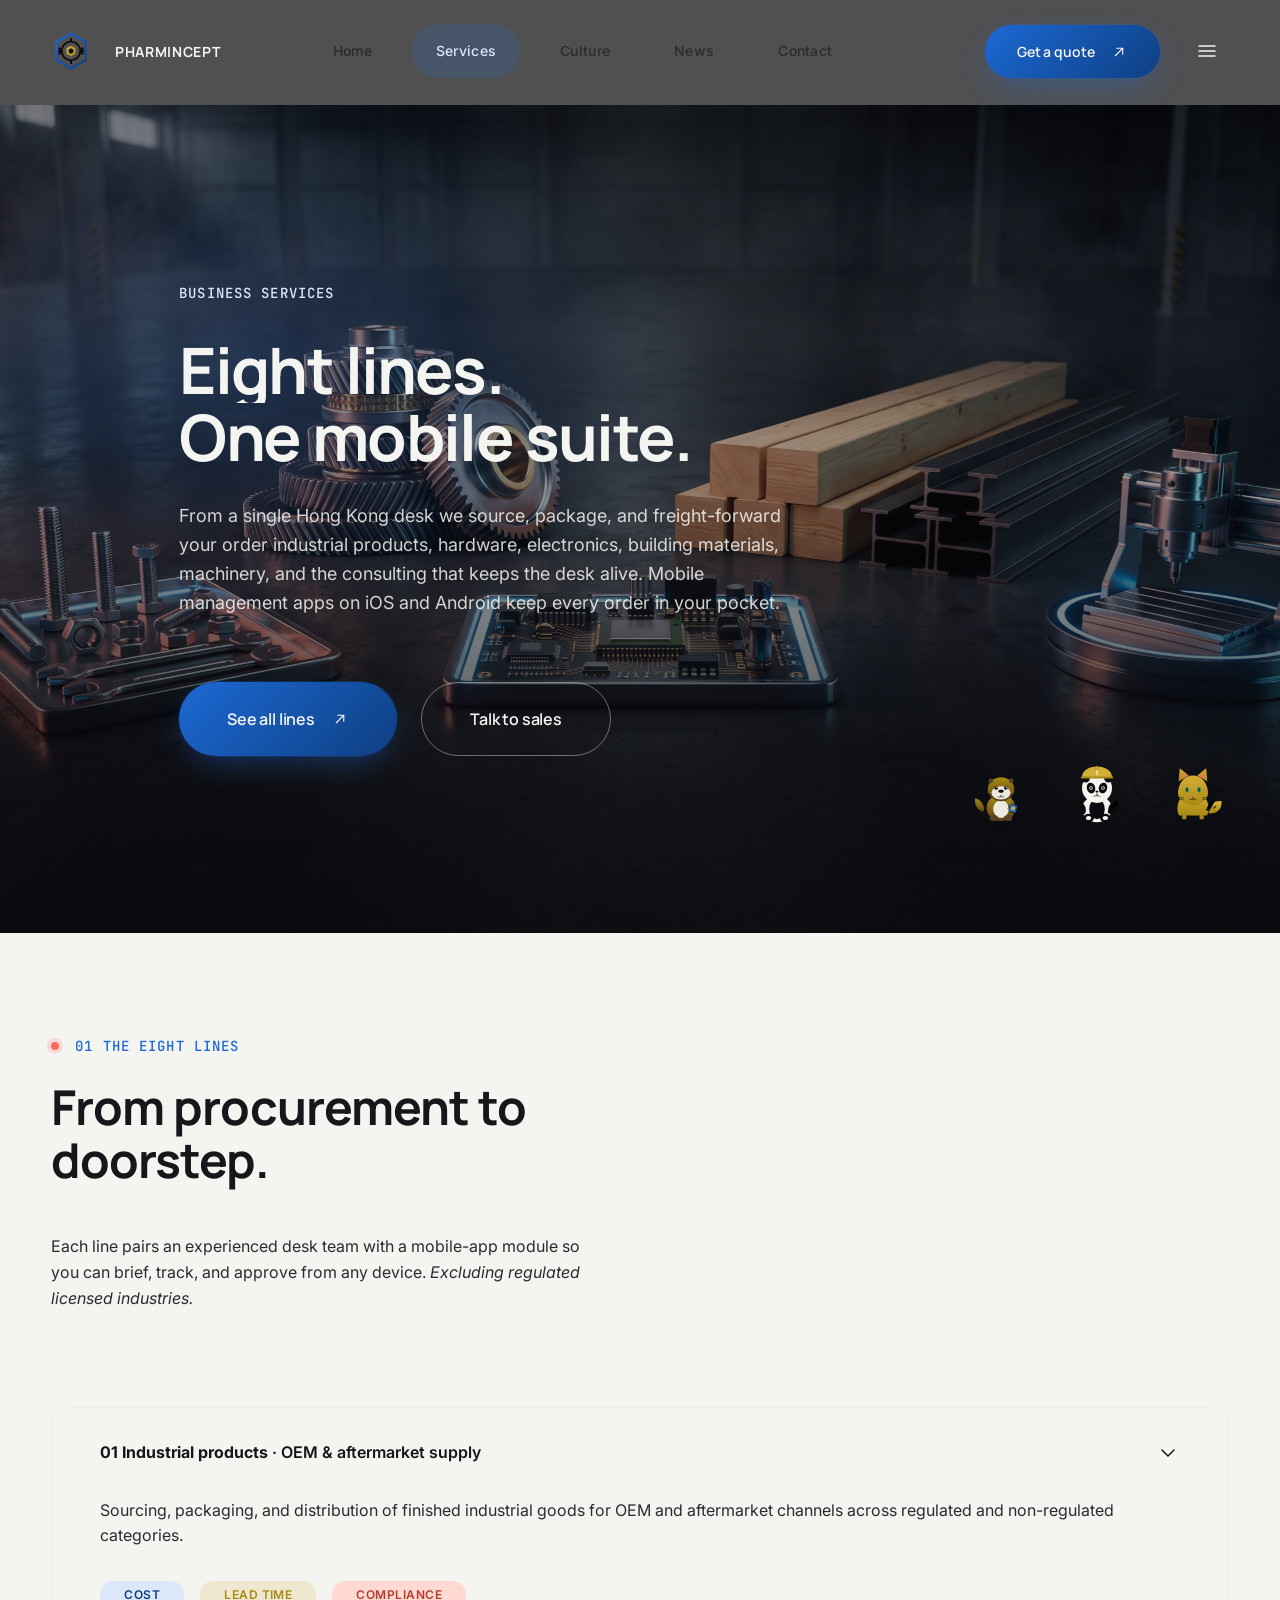
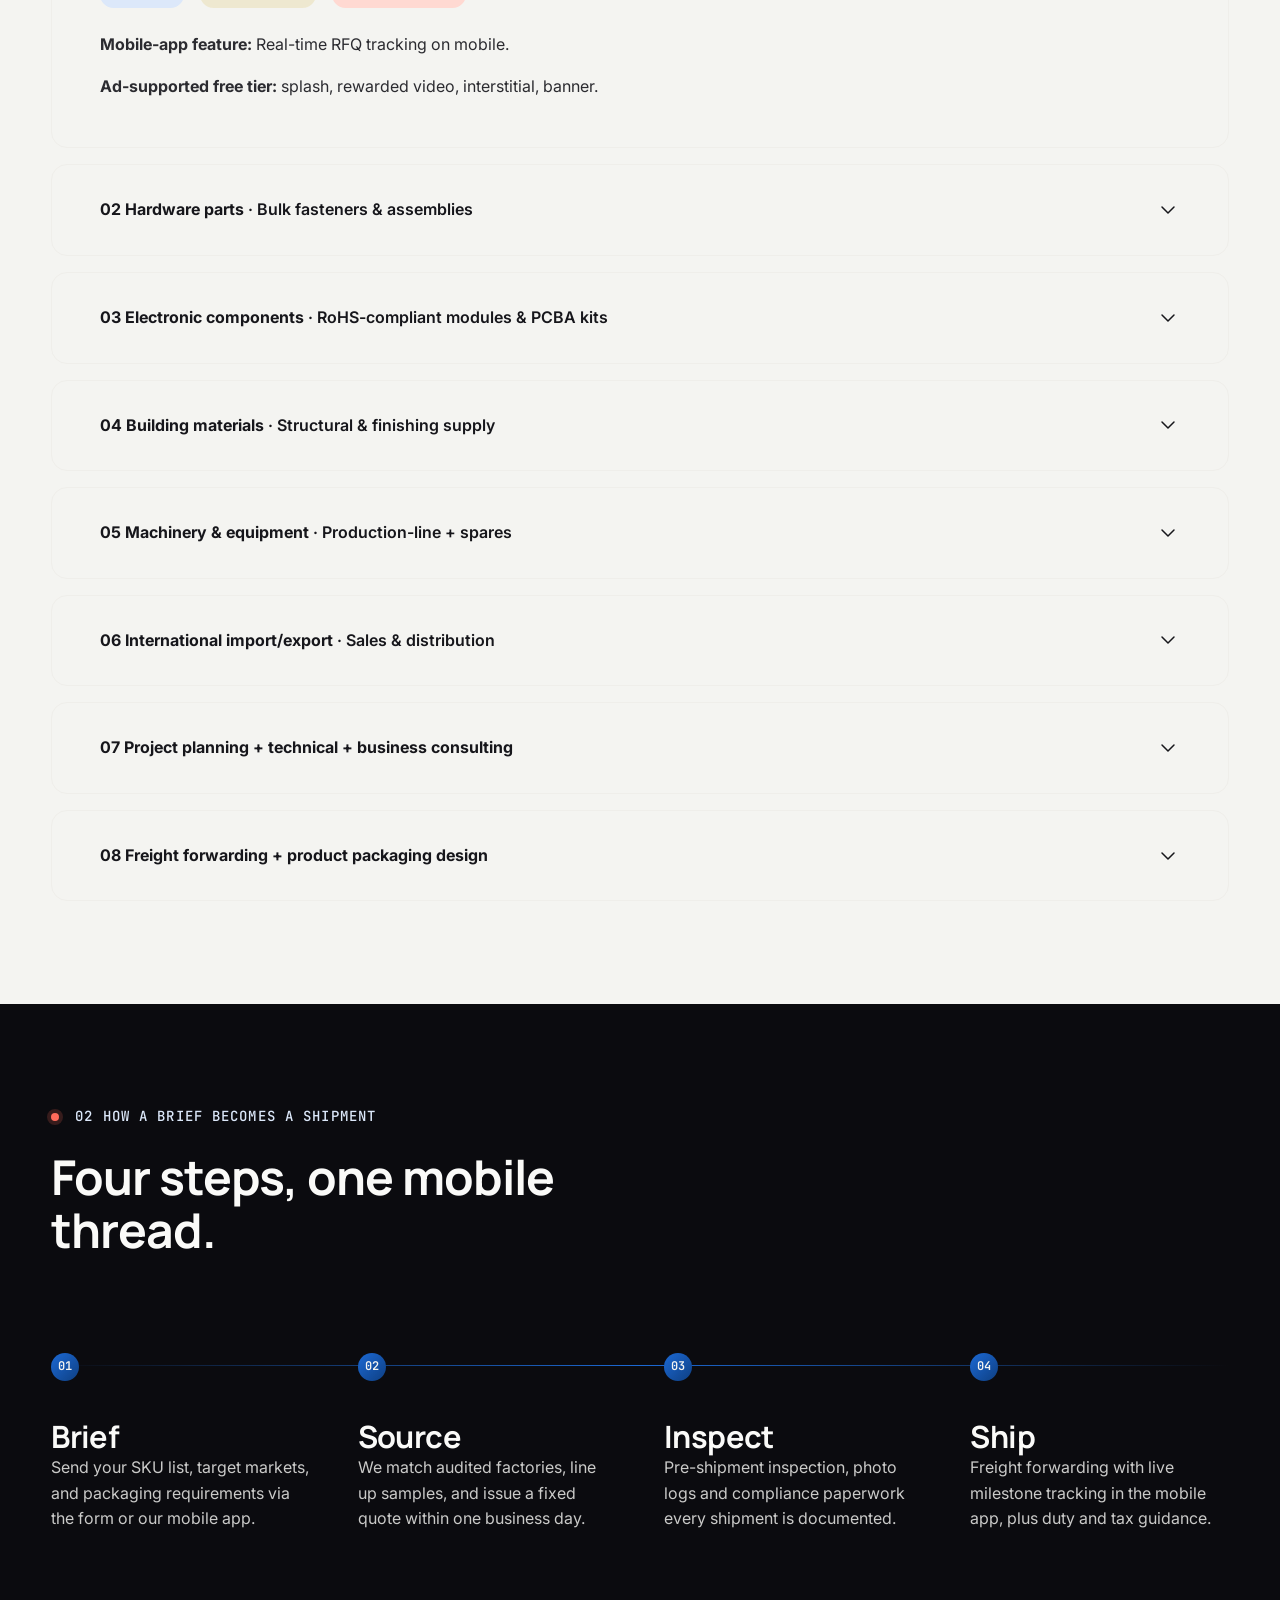
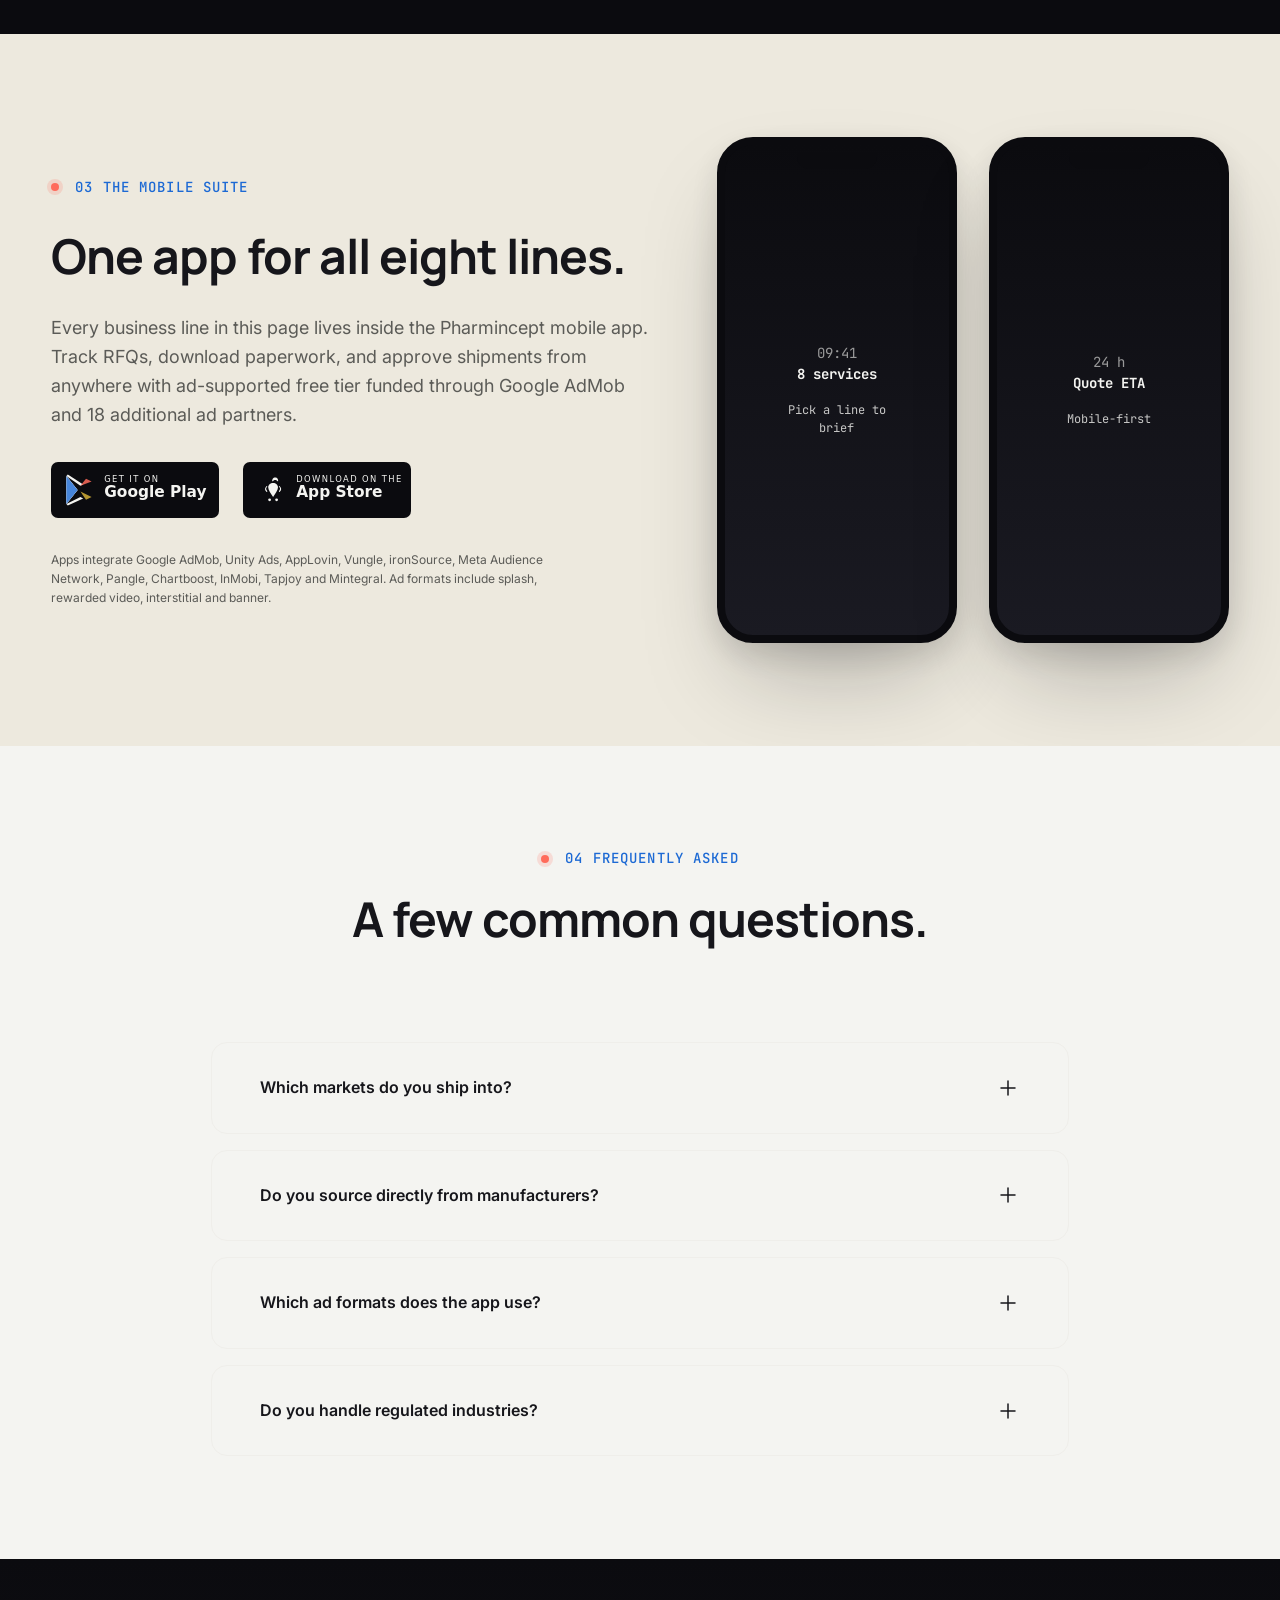
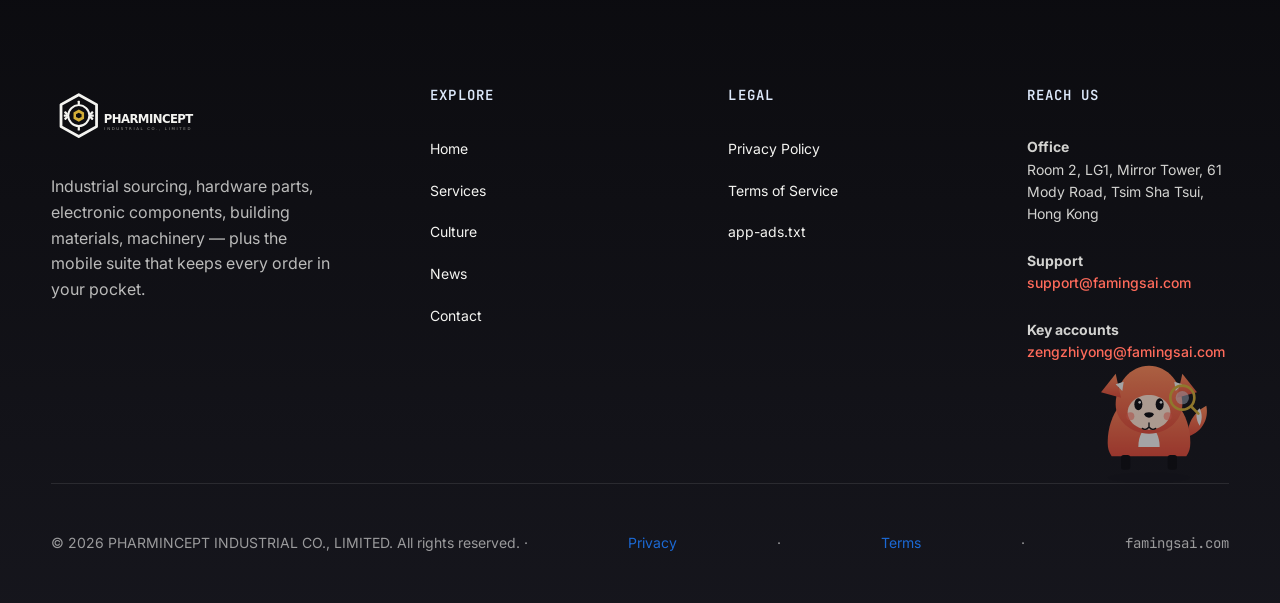
<file: services.html>
<!DOCTYPE html>
<html lang="en">
<head>
<meta charset="UTF-8">
<meta name="viewport" content="width=device-width, initial-scale=1, viewport-fit=cover">
<meta name="theme-color" content="#0B0B0F">
<title>Business Services  Industrial Sourcing, Trade & Mobile Apps</title>
<meta name="description" content="Eight lines: industrial products, hardware, electronic components, building materials, machinery, import/export, consulting, freight, and packaging. Mobile management apps on iOS and Android.">
<link rel="canonical" href="https://famingsai.com/services.html">
<link rel="icon" href="images/logo/favicon.svg" type="image/svg+xml">

<meta property="og:type" content="website">
<meta property="og:site_name" content="PHARMINCEPT INDUSTRIAL CO., LIMITED">
<meta property="og:title" content="Business Services  Industrial Sourcing, Trade & Mobile Apps">
<meta property="og:description" content="Eight lines: industrial products, hardware, electronic components, building materials, machinery, import/export, consulting, freight, and packaging. Mobile management apps on iOS and Android.">
<meta property="og:url" content="https://famingsai.com/services.html">
<meta property="og:image" content="https://famingsai.com/images/og/cover.png">
<meta property="og:locale" content="en_US">

<meta name="twitter:card" content="summary_large_image">
<meta name="twitter:title" content="Business Services  Industrial Sourcing, Trade & Mobile Apps">
<meta name="twitter:description" content="Eight lines: industrial products, hardware, electronic components, building materials, machinery, import/export, consulting, freight, and packaging. Mobile management apps on iOS and Android.">
<meta name="twitter:image" content="https://famingsai.com/images/og/cover.png">

<link rel="preconnect" href="https://fonts.googleapis.com">
<link rel="preconnect" href="https://fonts.gstatic.com" crossorigin>
<link rel="stylesheet" href="https://fonts.googleapis.com/css2?family=Inter:wght@400;500;600;700;800&family=Manrope:wght@500;700;800&family=JetBrains+Mono:wght@500&display=swap" rel="stylesheet">

<link rel="stylesheet" href="css/styles.css">

<script type="application/ld+json">
{
  "@context": "https://schema.org",
  "@type": "Organization",
  "@id": "https://famingsai.com/#organization",
  "name": "PHARMINCEPT INDUSTRIAL CO., LIMITED",
  "url": "https://famingsai.com",
  "logo": "https://famingsai.com/images/logo/pharmincept-wordmark.svg",
  "email": ["support@famingsai.com", "zengzhiyong@famingsai.com"],
  "address": { "@type": "PostalAddress", "streetAddress": "Room 2, LG1, Mirror Tower, 61 Mody Road", "addressLocality": "Tsim Sha Tsui", "addressCountry": "HK" }
}
</script>

<script type="application/ld+json">
{
  "@context": "https://schema.org",
  "@type": "BreadcrumbList",
  "itemListElement": [
    { "@type": "ListItem", "position": 1, "name": "Home", "item": "https://famingsai.com/" },
    { "@type": "ListItem", "position": 2, "name": "Services", "item": "https://famingsai.com/services.html" }
  ]
}
</script>
</head>
<body data-page="services">

<a class="skip-link" href="#main">Skip to content</a>

<div data-partial-header></div>

<main id="main" role="main">

  <section class="hero hero--services" aria-labelledby="services-title">
    <picture class="hero__media" data-parallax="0.18">
      <img src="images/hero/services-hero.png" alt="Container freight and product lines" width="1920" height="1080" fetchpriority="high">
    </picture>
    <div class="hero__scrim"></div>

    <div class="container hero__inner">
      <span class="eyebrow eyebrow--light">Business Services</span>
      <h1 id="services-title" class="hero__title" data-split-text>
        <span>Eight lines.</span>
        <span>One mobile suite.</span>
      </h1>
      <p class="hero__lead">
        From a single Hong Kong desk we source, package, and freight-forward your
        order  industrial products, hardware, electronics, building materials,
        machinery, and the consulting that keeps the desk alive. Mobile management
        apps on iOS and Android keep every order in your pocket.
      </p>
      <div class="hero__cta">
        <a class="button button--primary button--magnetic" href="#services-list">
          <span>See all lines</span>
          <svg class="icon" aria-hidden="true"><use href="images/icons/sprite.svg#arrow-up-right"/></svg>
        </a>
        <a class="button button--ghost" href="contact.html">Talk to sales</a>
      </div>
    </div>

    <ul class="hero__mascot-row" role="list" aria-label="Mascot crew">
      <li><img src="images/animals/otter.svg" alt="" width="96" height="96" class="mascot mascot--idle"></li>
      <li><img src="images/animals/panda.svg" alt="" width="96" height="96" class="mascot mascot--idle mascot--idle-delay"></li>
      <li><img src="images/animals/cat.svg" alt="" width="96" height="96" class="mascot mascot--idle mascot--idle-fast"></li>
    </ul>
  </section>

  <!-- SERVICES ACCORDION LIST ============================================ -->
  <section class="section section--paper" id="services-list" aria-labelledby="services-list-title">
    <div class="container">
      <header class="section__head">
        <span class="eyebrow"><span class="dot"></span> 01  The eight lines</span>
        <h2 id="services-list-title" class="section__title">From procurement to doorstep.</h2>
        <p class="section__lead">Each line pairs an experienced desk team with a mobile-app module so you can brief, track, and approve from any device. <em>Excluding regulated licensed industries.</em></p>
      </header>

      <ul class="accordion" data-accordion>
        <li class="accordion__item" id="industrial">
          <button class="accordion__trigger" type="button" aria-expanded="true">
            <span><strong>01  Industrial products</strong> · OEM &amp; aftermarket supply</span>
            <svg class="icon icon--md" aria-hidden="true"><use href="images/icons/sprite.svg#chevron-down"/></svg>
          </button>
          <div class="accordion__panel">
            <p>Sourcing, packaging, and distribution of finished industrial goods for OEM and aftermarket channels across regulated and non-regulated categories.</p>
            <div class="cluster" style="margin-top:var(--space-16)">
              <span class="chip chip--blue">Cost</span>
              <span class="chip chip--gold">Lead time</span>
              <span class="chip chip--coral">Compliance</span>
            </div>
            <p style="margin-top:var(--space-12)"><strong>Mobile-app feature:</strong> Real-time RFQ tracking on mobile.</p>
            <p><strong>Ad-supported free tier:</strong> splash, rewarded video, interstitial, banner.</p>
          </div>
        </li>

        <li class="accordion__item" id="hardware">
          <button class="accordion__trigger" type="button" aria-expanded="false">
            <span><strong>02  Hardware parts</strong> · Bulk fasteners &amp; assemblies</span>
            <svg class="icon icon--md" aria-hidden="true"><use href="images/icons/sprite.svg#chevron-down"/></svg>
          </button>
          <div class="accordion__panel" hidden>
            <p>Bulk-fasteners, brackets, fittings and assemblies. Sourced from audited factories and packaged to your SKU spec.</p>
            <div class="cluster" style="margin-top:var(--space-16)">
              <span class="chip chip--blue">Cost</span>
              <span class="chip chip--gold">Lead time</span>
              <span class="chip chip--coral">Compliance</span>
            </div>
            <p style="margin-top:var(--space-12)"><strong>Mobile-app feature:</strong> Lot-trace lookup and paperwork on tap.</p>
            <p><strong>Ad-supported free tier:</strong> splash, rewarded video, interstitial, banner.</p>
          </div>
        </li>

        <li class="accordion__item" id="electronics">
          <button class="accordion__trigger" type="button" aria-expanded="false">
            <span><strong>03  Electronic components</strong> · RoHS-compliant modules &amp; PCBA kits</span>
            <svg class="icon icon--md" aria-hidden="true"><use href="images/icons/sprite.svg#chevron-down"/></svg>
          </button>
          <div class="accordion__panel" hidden>
            <p>RoHS-compliant components, modules, and PCBA kits  backed by datasheets and traceability paperwork for every shipment.</p>
            <div class="cluster" style="margin-top:var(--space-16)">
              <span class="chip chip--blue">Cost</span>
              <span class="chip chip--gold">Lead time</span>
              <span class="chip chip--coral">Compliance</span>
            </div>
            <p style="margin-top:var(--space-12)"><strong>Mobile-app feature:</strong> Allocation alerts when parts go scarce.</p>
            <p><strong>Ad-supported free tier:</strong> splash, rewarded video, interstitial, banner.</p>
          </div>
        </li>

        <li class="accordion__item" id="building">
          <button class="accordion__trigger" type="button" aria-expanded="false">
            <span><strong>04  Building materials</strong> · Structural &amp; finishing supply</span>
            <svg class="icon icon--md" aria-hidden="true"><use href="images/icons/sprite.svg#chevron-down"/></svg>
          </button>
          <div class="accordion__panel" hidden>
            <p>Structural and finishing materials for commercial sites and renovations. Compliance documentation shipped with every batch.</p>
            <div class="cluster" style="margin-top:var(--space-16)">
              <span class="chip chip--blue">Cost</span>
              <span class="chip chip--gold">Lead time</span>
              <span class="chip chip--coral">Compliance</span>
            </div>
            <p style="margin-top:var(--space-12)"><strong>Mobile-app feature:</strong> Project-logistics planner with photo log.</p>
            <p><strong>Ad-supported free tier:</strong> splash, rewarded video, interstitial, banner.</p>
          </div>
        </li>

        <li class="accordion__item" id="machinery">
          <button class="accordion__trigger" type="button" aria-expanded="false">
            <span><strong>05  Machinery &amp; equipment</strong> · Production-line + spares</span>
            <svg class="icon icon--md" aria-hidden="true"><use href="images/icons/sprite.svg#chevron-down"/></svg>
          </button>
          <div class="accordion__panel" hidden>
            <p>Production-line machinery, tooling and after-market spares. Pre-shipment inspection, photo logs, and full crating for export routes.</p>
            <div class="cluster" style="margin-top:var(--space-16)">
              <span class="chip chip--blue">Cost</span>
              <span class="chip chip--gold">Lead time</span>
              <span class="chip chip--coral">Compliance</span>
            </div>
            <p style="margin-top:var(--space-12)"><strong>Mobile-app feature:</strong> Spares replenishment subscriptions.</p>
            <p><strong>Ad-supported free tier:</strong> splash, rewarded video, interstitial, banner.</p>
          </div>
        </li>

        <li class="accordion__item" id="import-export">
          <button class="accordion__trigger" type="button" aria-expanded="false">
            <span><strong>06  International import/export</strong> · Sales &amp; distribution</span>
            <svg class="icon icon--md" aria-hidden="true"><use href="images/icons/sprite.svg#chevron-down"/></svg>
          </button>
          <div class="accordion__panel" hidden>
            <p>Cross-border sales and distribution into the EU, UK, US, Canada, GCC, JP, AU, NZ and APAC economies. Regulated categories excluded by destination market.</p>
            <p style="margin-top:var(--space-12)"><strong>Mobile-app feature:</strong> Customs document pack auto-generated.</p>
          </div>
        </li>

        <li class="accordion__item" id="consulting">
          <button class="accordion__trigger" type="button" aria-expanded="false">
            <span><strong>07  Project planning + technical + business consulting</strong></span>
            <svg class="icon icon--md" aria-hidden="true"><use href="images/icons/sprite.svg#chevron-down"/></svg>
          </button>
          <div class="accordion__panel" hidden>
            <p>Project planning, technical consulting, and business information consulting  feasibility studies, partner introductions, and supplier due diligence.</p>
            <p style="margin-top:var(--space-12)"><strong>Mobile-app feature:</strong> Briefing briefs and reports downloadable.</p>
          </div>
        </li>

        <li class="accordion__item" id="freight">
          <button class="accordion__trigger" type="button" aria-expanded="false">
            <span><strong>08  Freight forwarding + product packaging design</strong></span>
            <svg class="icon icon--md" aria-hidden="true"><use href="images/icons/sprite.svg#chevron-down"/></svg>
          </button>
          <div class="accordion__panel" hidden>
            <p>Freight forwarding, customs brokerage, and product packaging design services  including export-grade crating, ESD packaging, and moisture control.</p>
            <p style="margin-top:var(--space-12)"><strong>Mobile-app feature:</strong> Live freight milestone tracker.</p>
          </div>
        </li>
      </ul>
    </div>
  </section>

  <!-- PROCESS / TIMELINE =============================================== -->
  <section class="section section--dark" aria-labelledby="process-title">
    <div class="container">
      <header class="section__head">
        <span class="eyebrow eyebrow--light"><span class="dot"></span> 02  How a brief becomes a shipment</span>
        <h2 id="process-title" class="section__title">Four steps, one mobile thread.</h2>
      </header>

      <ol class="timeline">
        <li class="timeline__step reveal">
          <span class="timeline__dot">01</span>
          <h3>Brief</h3>
          <p>Send your SKU list, target markets, and packaging requirements via the form or our mobile app.</p>
        </li>
        <li class="timeline__step reveal">
          <span class="timeline__dot">02</span>
          <h3>Source</h3>
          <p>We match audited factories, line up samples, and issue a fixed quote within one business day.</p>
        </li>
        <li class="timeline__step reveal">
          <span class="timeline__dot">03</span>
          <h3>Inspect</h3>
          <p>Pre-shipment inspection, photo logs and compliance paperwork  every shipment is documented.</p>
        </li>
        <li class="timeline__step reveal">
          <span class="timeline__dot">04</span>
          <h3>Ship</h3>
          <p>Freight forwarding with live milestone tracking in the mobile app, plus duty and tax guidance.</p>
        </li>
      </ol>
    </div>
  </section>

  <!-- APP SHOWCASE ====================================================== -->
  <section class="section section--paper-warm" aria-labelledby="services-app-title">
    <div class="container">
      <div class="app-showcase">
        <div class="stack-16 reveal">
          <span class="eyebrow"><span class="dot"></span> 03  The mobile suite</span>
          <h2 id="services-app-title">One app for all eight lines.</h2>
          <p class="lead">Every business line in this page lives inside the Pharmincept mobile app. Track RFQs, download paperwork, and approve shipments from anywhere  with ad-supported free tier funded through Google AdMob and 18 additional ad partners.</p>
          <div class="app-strip">
            <ul class="app-strip__stores">
              <li><a href="https://play.google.com/store/apps" rel="noopener"><img src="images/icons/store-googleplay.svg" alt="Get it on Google Play" width="160" height="48"></a></li>
              <li><a href="https://www.apple.com/app-store/" rel="noopener"><img src="images/icons/store-appstore.svg" alt="Download on the App Store" width="160" height="48"></a></li>
            </ul>
            <p class="app-strip__compliance">
              Apps integrate Google AdMob, Unity Ads, AppLovin, Vungle, ironSource,
              Meta Audience Network, Pangle, Chartboost, InMobi, Tapjoy and Mintegral.
              Ad formats include splash, rewarded video, interstitial and banner.
            </p>
          </div>
        </div>

        <div class="app-showcase__phones reveal">
          <div class="phone-frame"><div><div class="mono" style="opacity:0.6">09:41</div><strong style="font-size:var(--fs-14);margin-top:var(--space-16)">8 services</strong><div style="font-size:var(--fs-12);margin-top:var(--space-8);opacity:0.8">Pick a line to brief</div></div></div>
          <div class="phone-frame"><div><div class="mono" style="opacity:0.6">24 h</div><strong style="font-size:var(--fs-14);margin-top:var(--space-16)">Quote ETA</strong><div style="font-size:var(--fs-12);margin-top:var(--space-8);opacity:0.8">Mobile-first</div></div></div>
        </div>
      </div>
    </div>
  </section>

  <!-- FAQ =============================================================== -->
  <section class="section section--paper" aria-labelledby="faq-title">
    <div class="container container--narrow">
      <header class="section__head section__head--center">
        <span class="eyebrow"><span class="dot"></span> 04  Frequently asked</span>
        <h2 id="faq-title">A few common questions.</h2>
      </header>
      <ul class="accordion" data-accordion>
        <li class="accordion__item">
          <button class="accordion__trigger" type="button" aria-expanded="false">
            <span>Which markets do you ship into?</span>
            <svg class="icon icon--md"><use href="images/icons/sprite.svg#plus"/></svg>
          </button>
          <div class="accordion__panel" hidden>
            <p>We ship to the EU, UK, US, Canada, GCC, JP, AU, NZ and most APAC economies. Regulated categories are excluded by jurisdiction.</p>
          </div>
        </li>
        <li class="accordion__item">
          <button class="accordion__trigger" type="button" aria-expanded="false">
            <span>Do you source directly from manufacturers?</span>
            <svg class="icon icon--md"><use href="images/icons/sprite.svg#plus"/></svg>
          </button>
          <div class="accordion__panel" hidden>
            <p>Yes. We work with audited factories and tier-one distributors. Every shipment includes lot traceability and compliance paperwork.</p>
          </div>
        </li>
        <li class="accordion__item">
          <button class="accordion__trigger" type="button" aria-expanded="false">
            <span>Which ad formats does the app use?</span>
            <svg class="icon icon--md"><use href="images/icons/sprite.svg#plus"/></svg>
          </button>
          <div class="accordion__panel" hidden>
            <p>Open-screen / splash, rewarded video, interstitial, and banner ads. We integrate Google AdMob plus 18 additional ad partners via mediation. Full disclosure lives in our <a href="privacy.html">Privacy Policy</a>.</p>
          </div>
        </li>
        <li class="accordion__item">
          <button class="accordion__trigger" type="button" aria-expanded="false">
            <span>Do you handle regulated industries?</span>
            <svg class="icon icon--md"><use href="images/icons/sprite.svg#plus"/></svg>
          </button>
          <div class="accordion__panel" hidden>
            <p>No. We exclude regulated licensed industries per our scope. Reach out and we'll refer you to a specialist.</p>
          </div>
        </li>
      </ul>
    </div>
  </section>

</main>

<div data-partial-footer></div>

<script src="js/partials.js" defer></script>
<script src="js/animations.js" defer></script>
<script src="js/contact-form.js" defer></script>
<script src="js/app.js" defer></script>
</body>
</html>
</file>
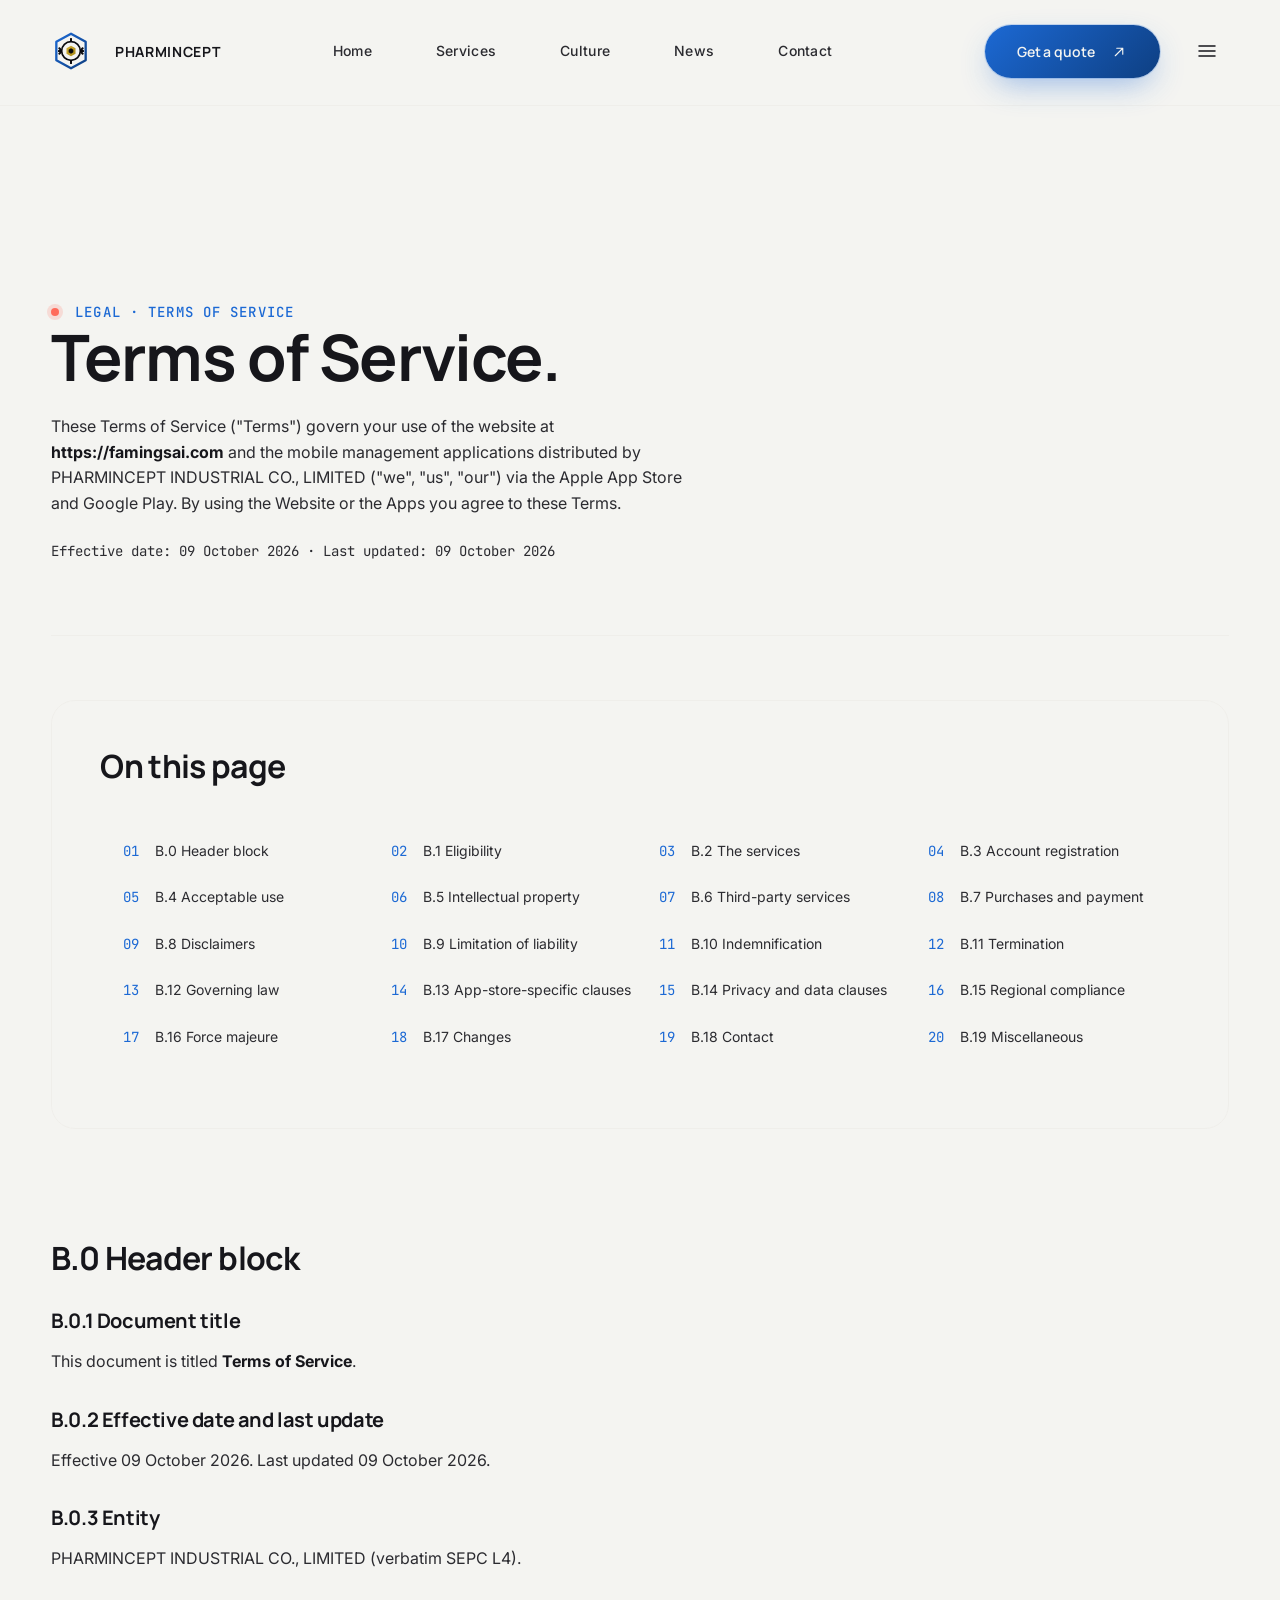
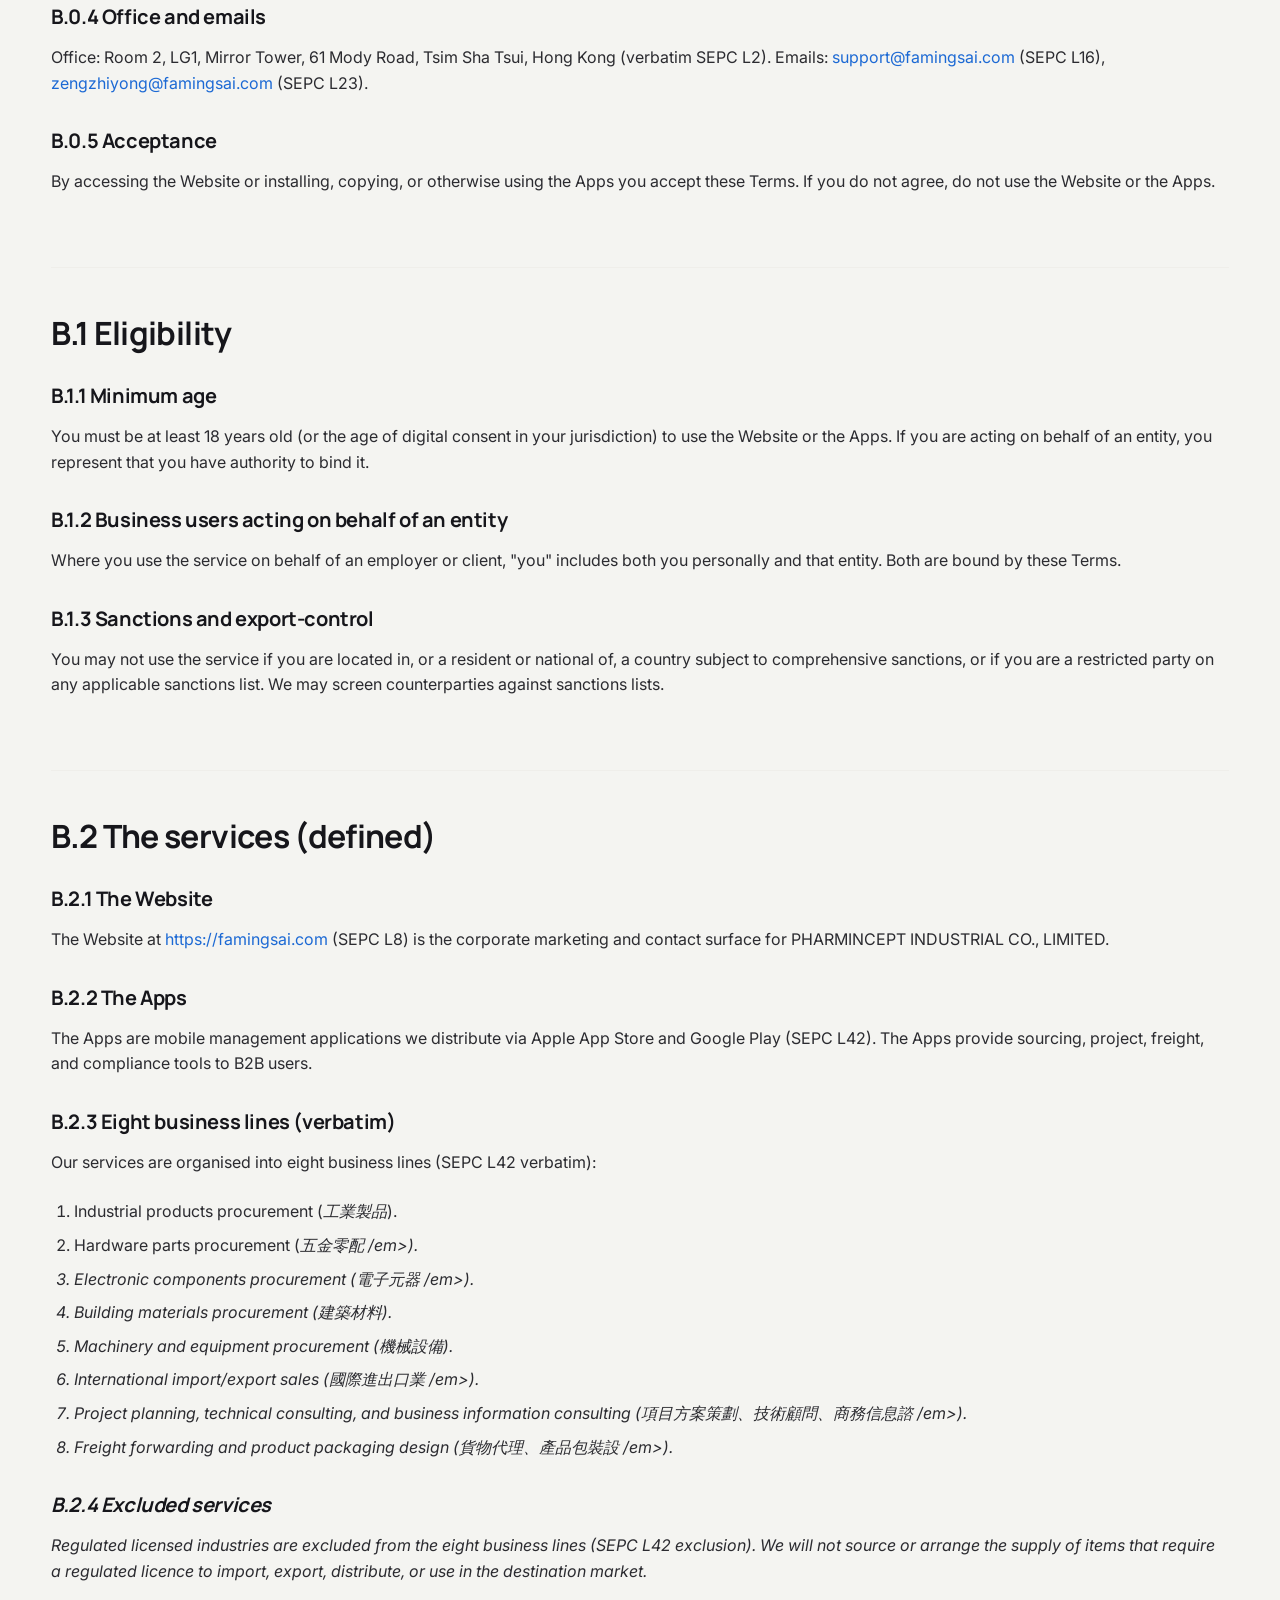
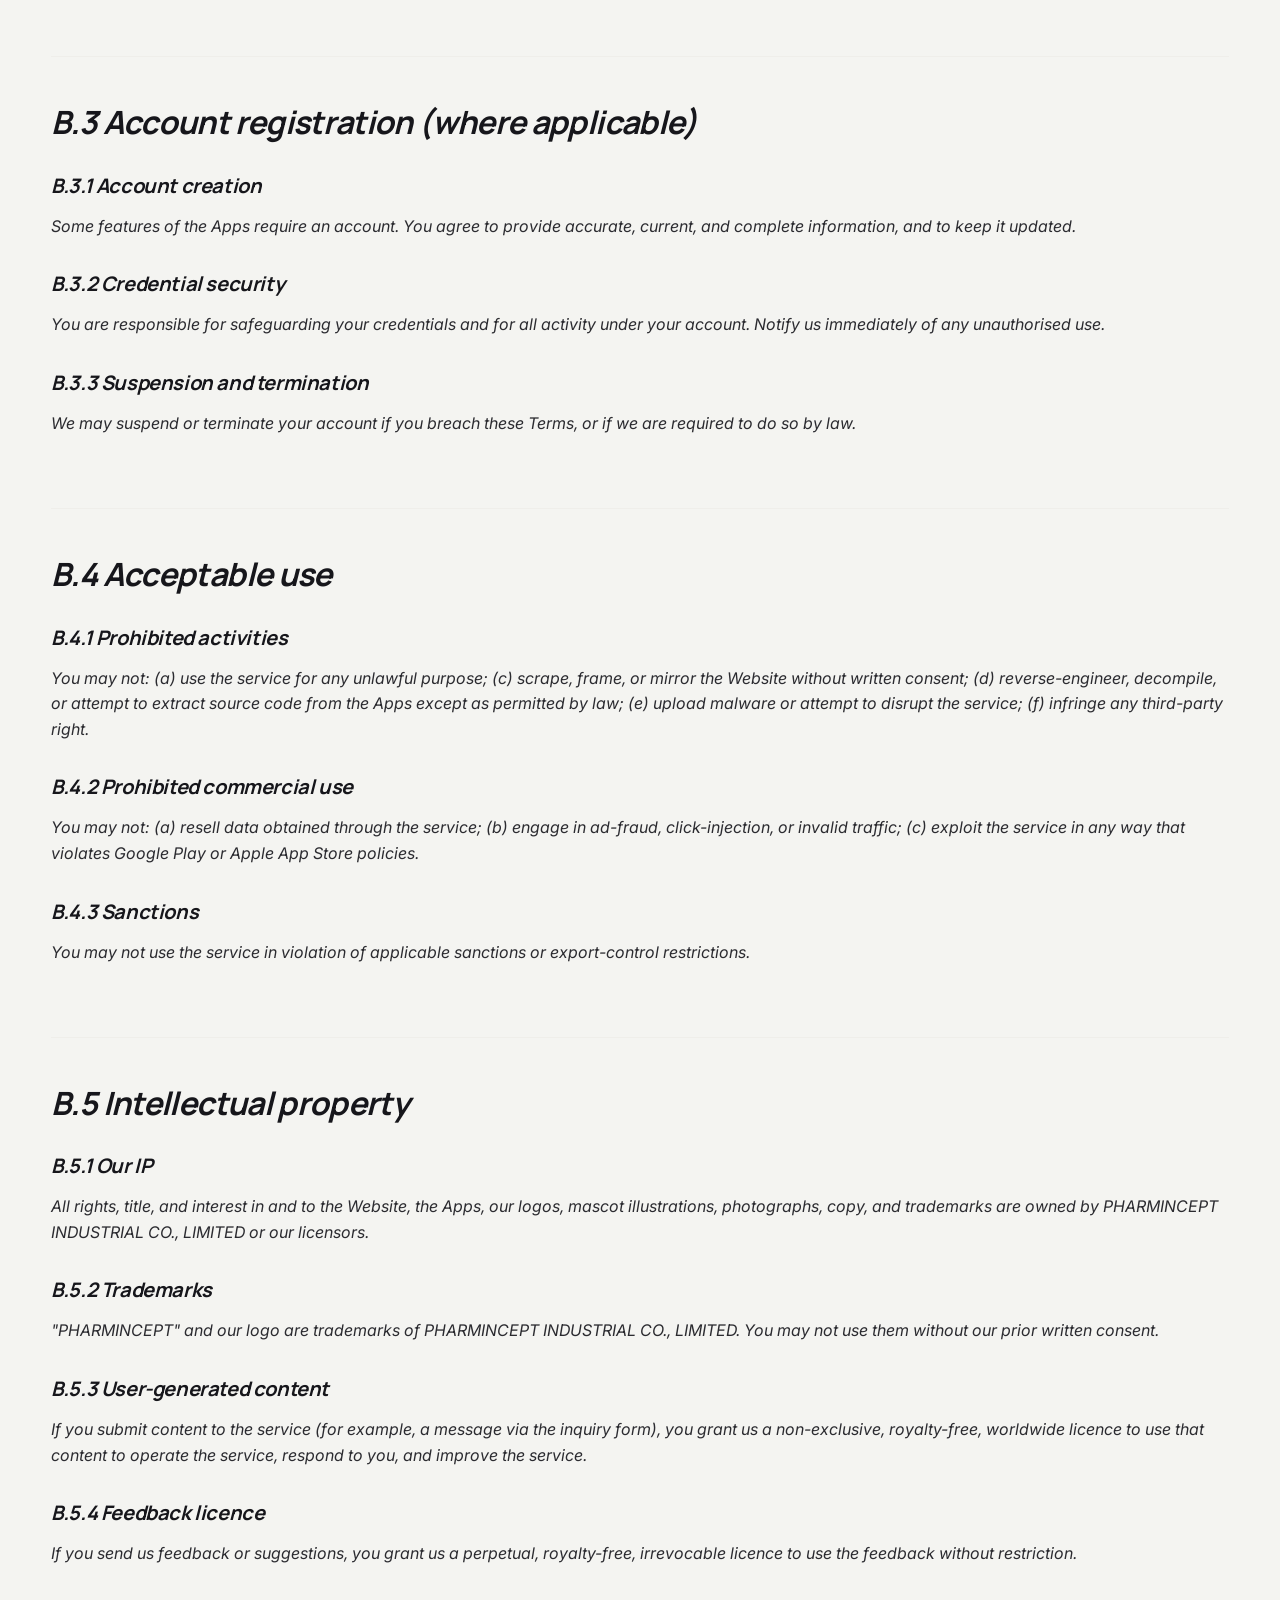
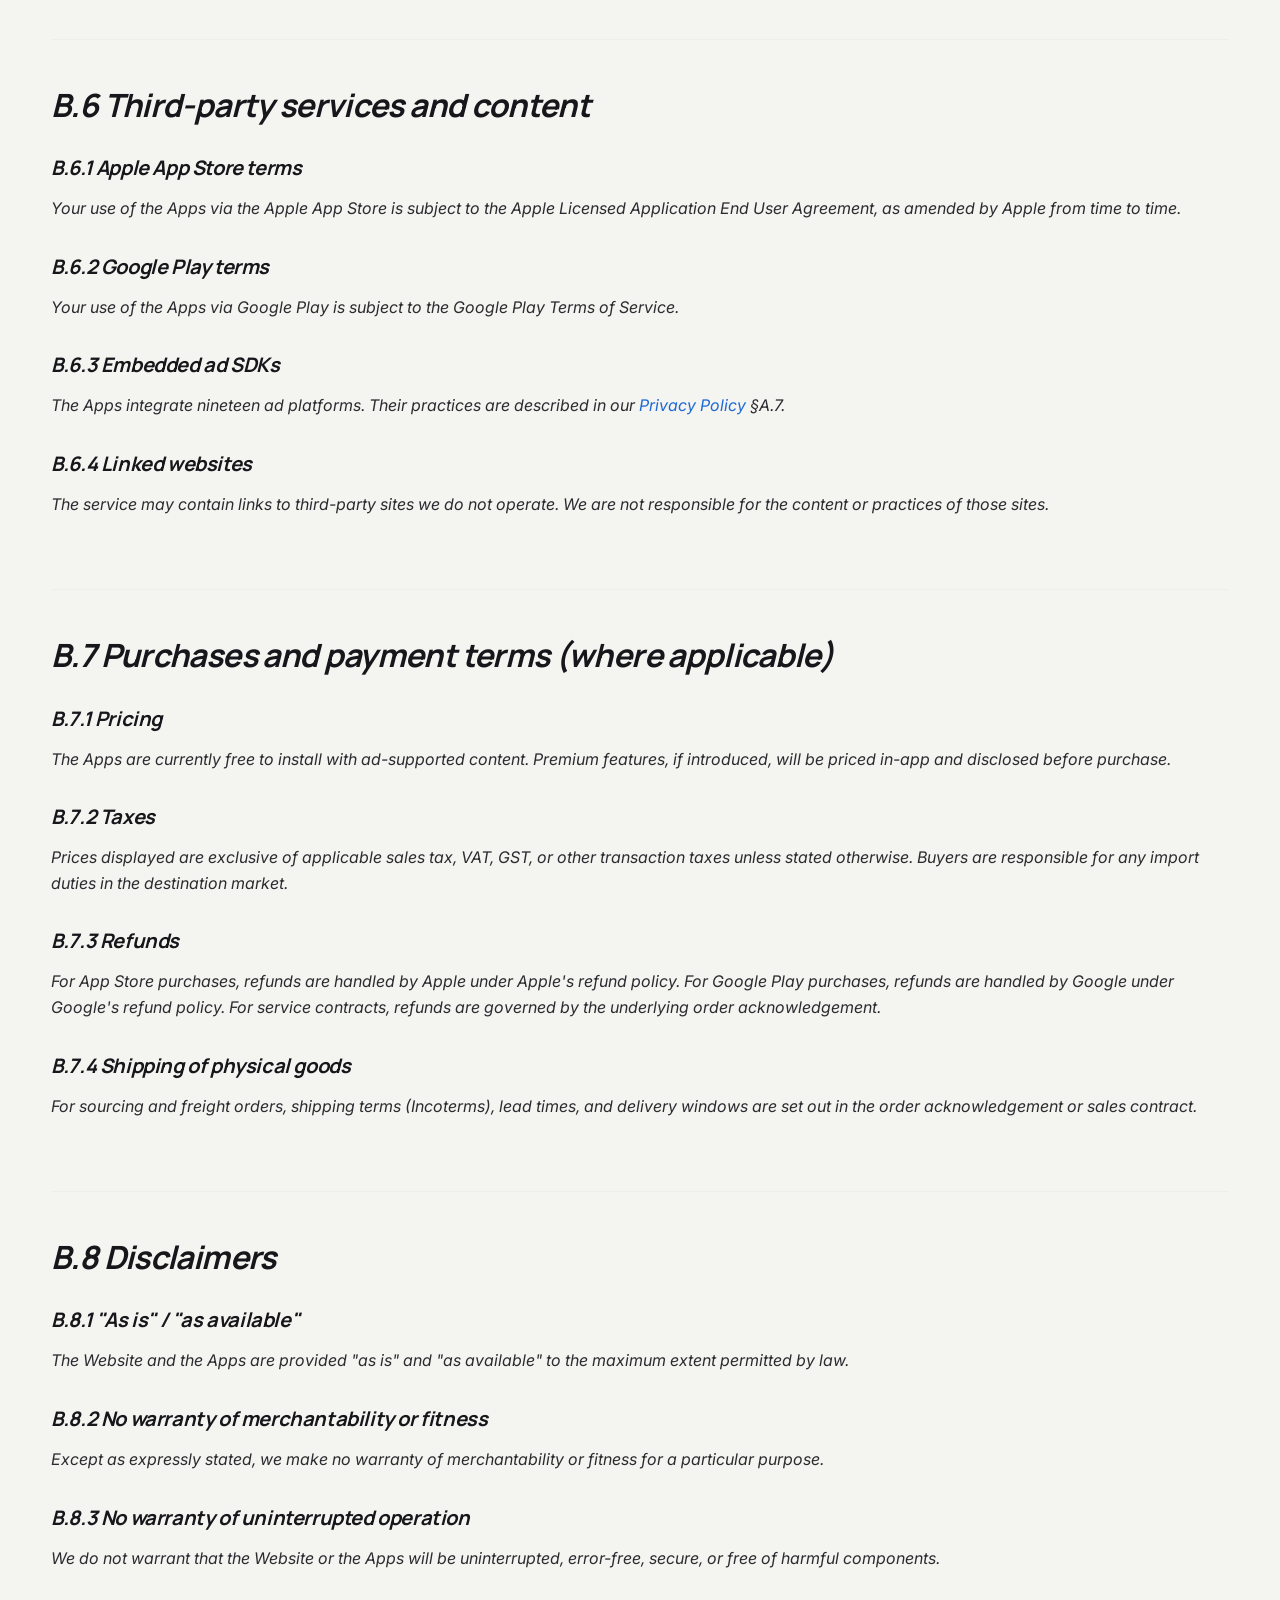
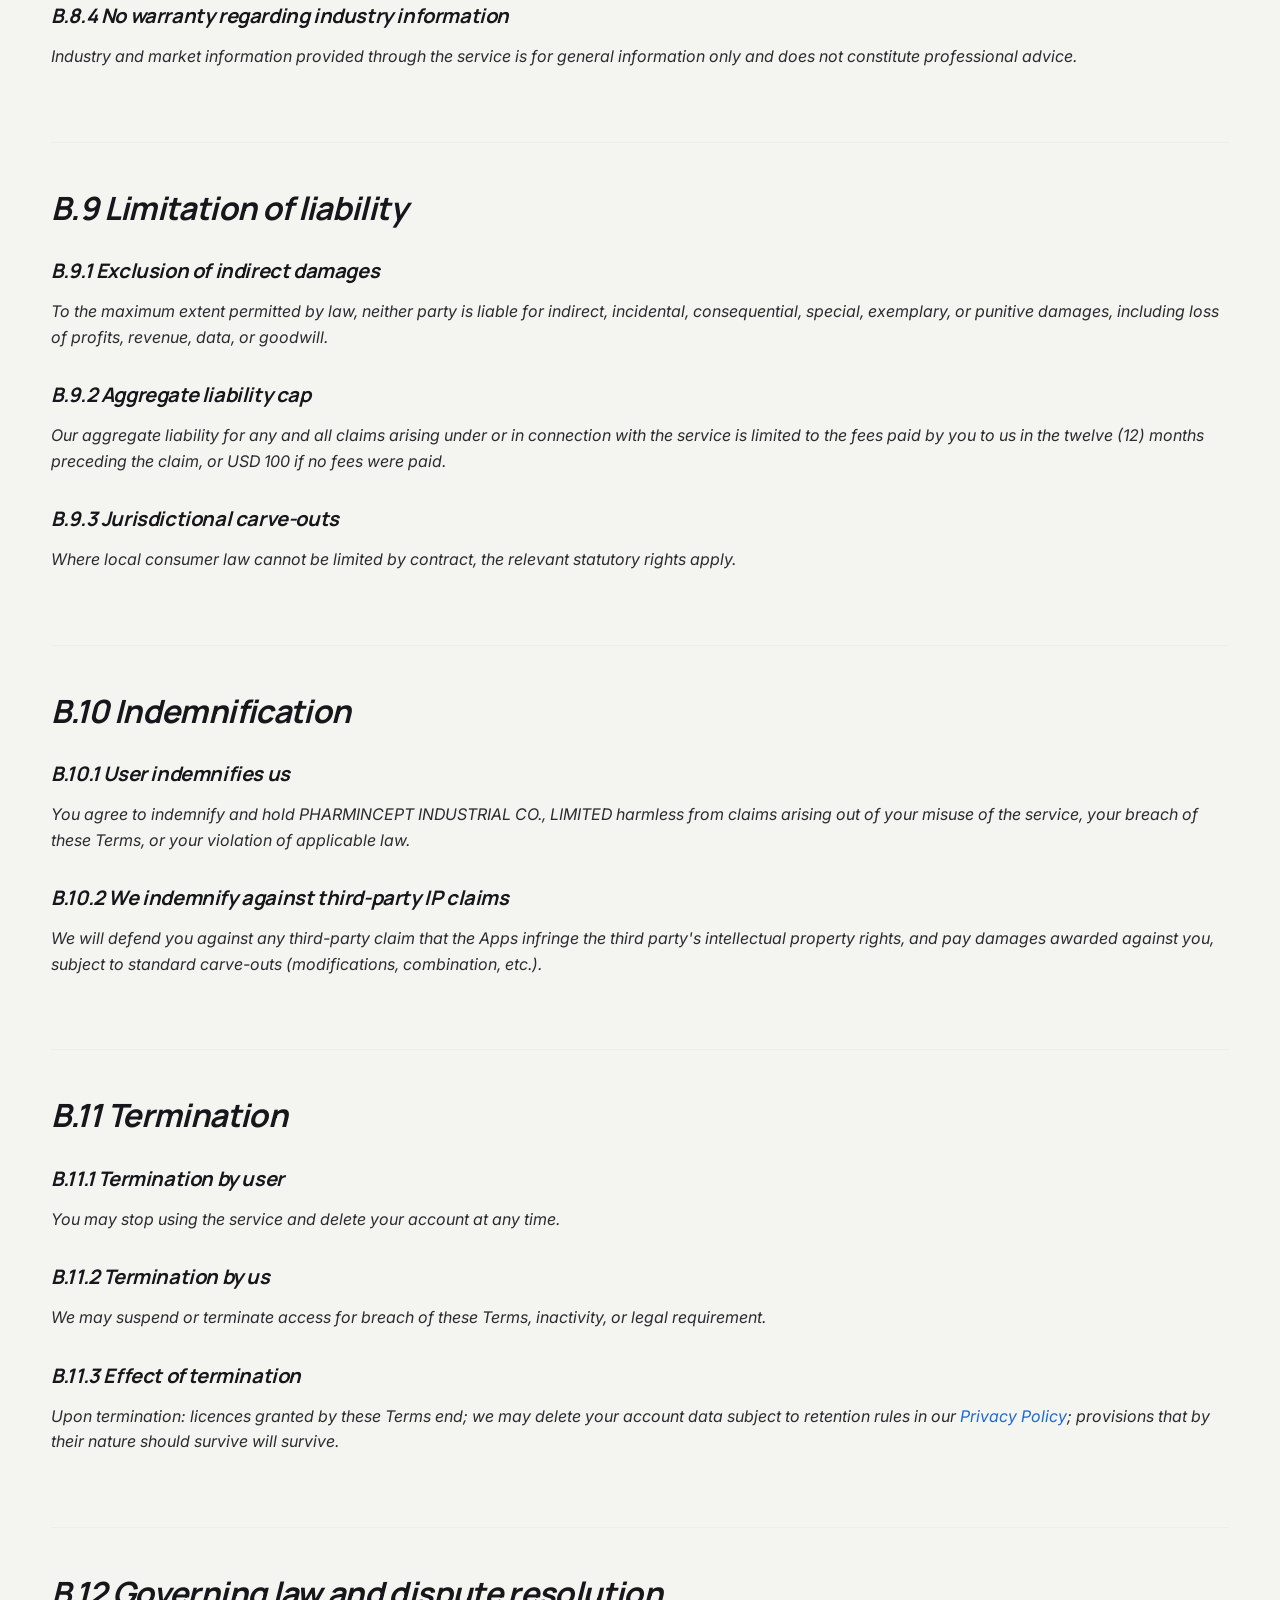
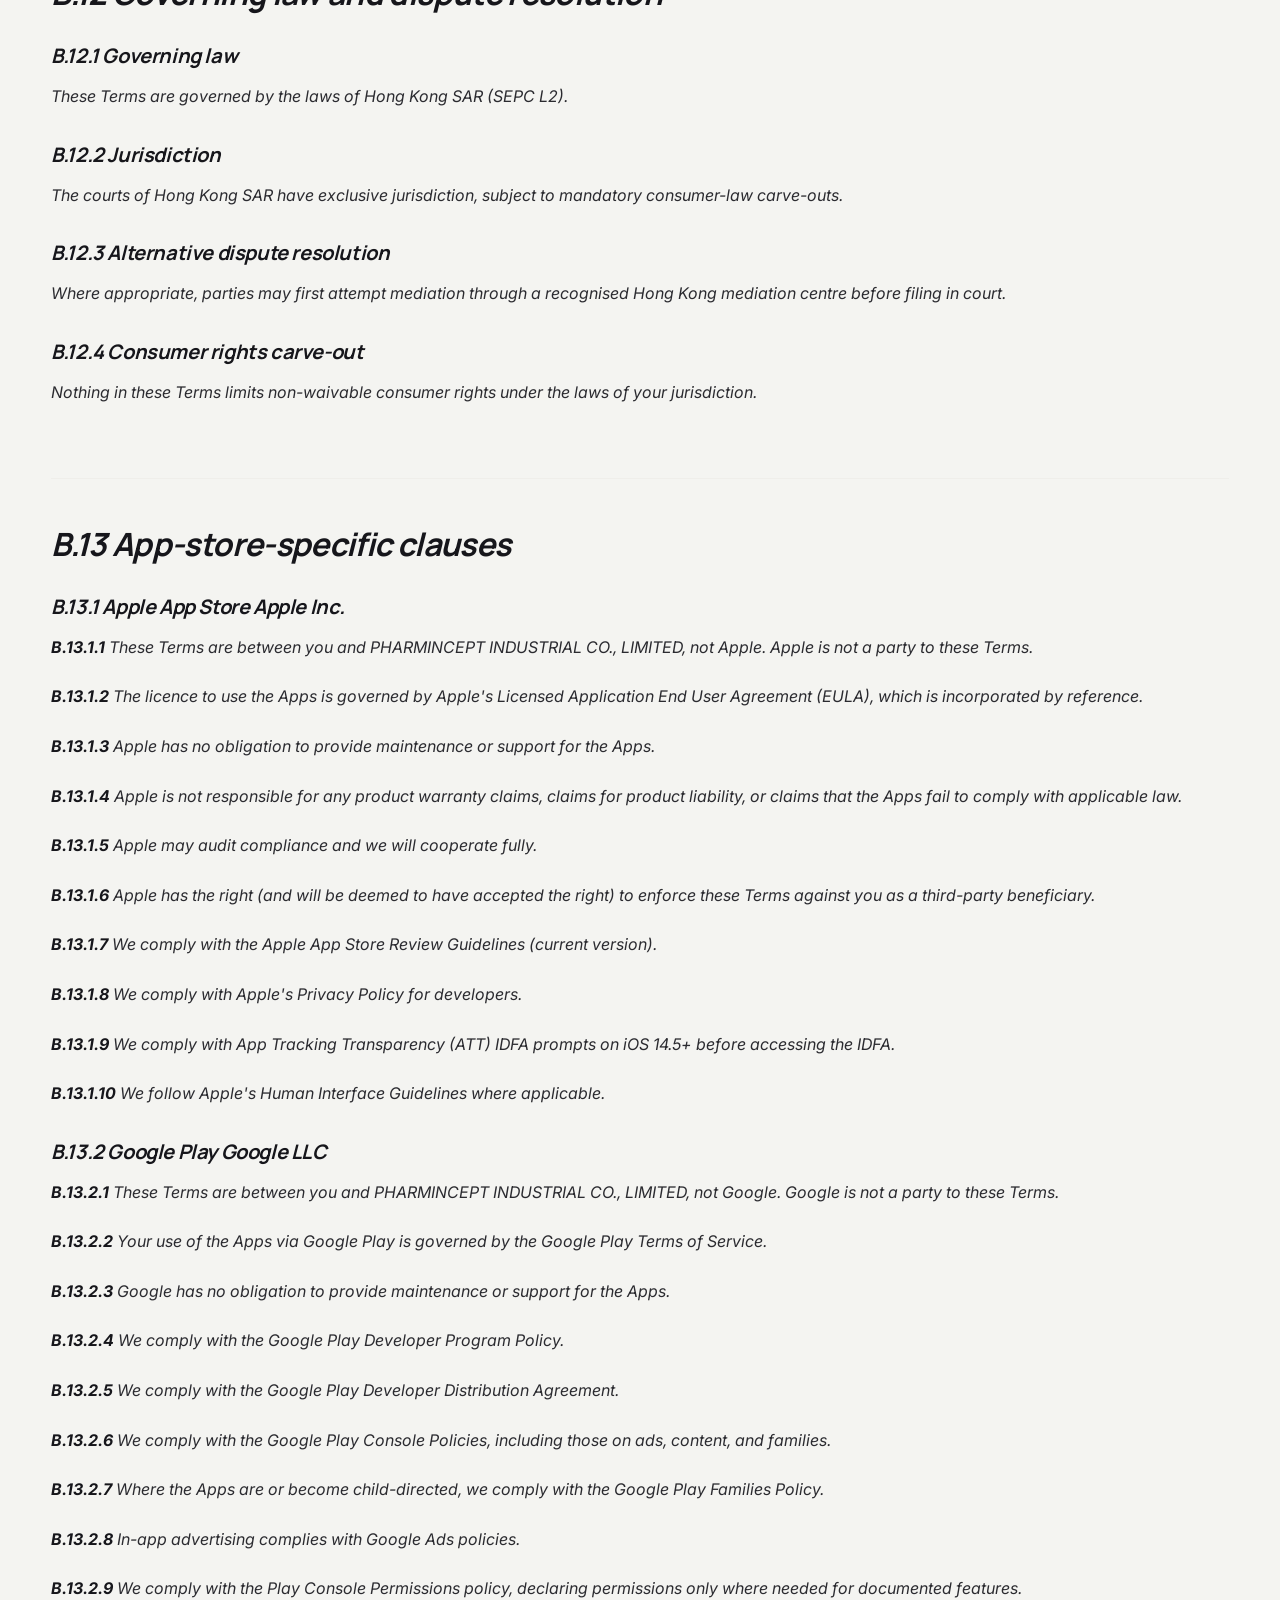
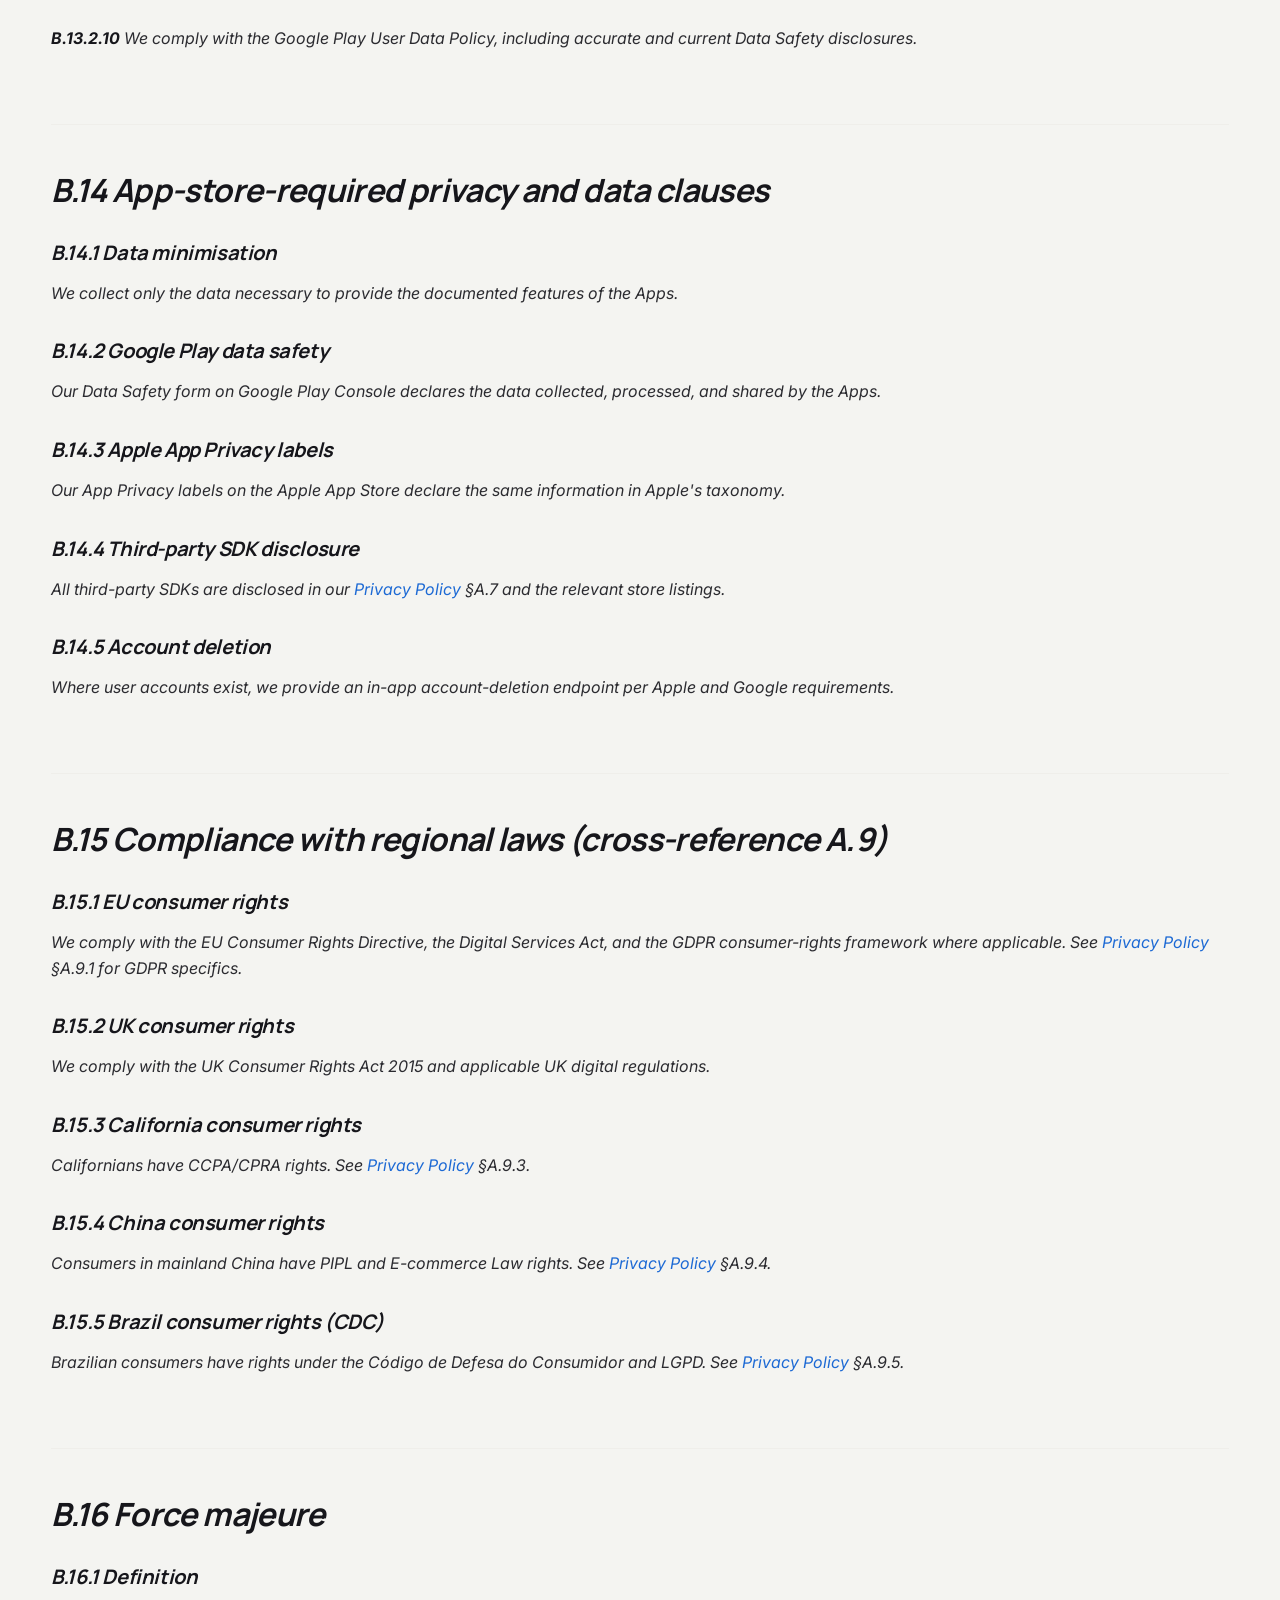
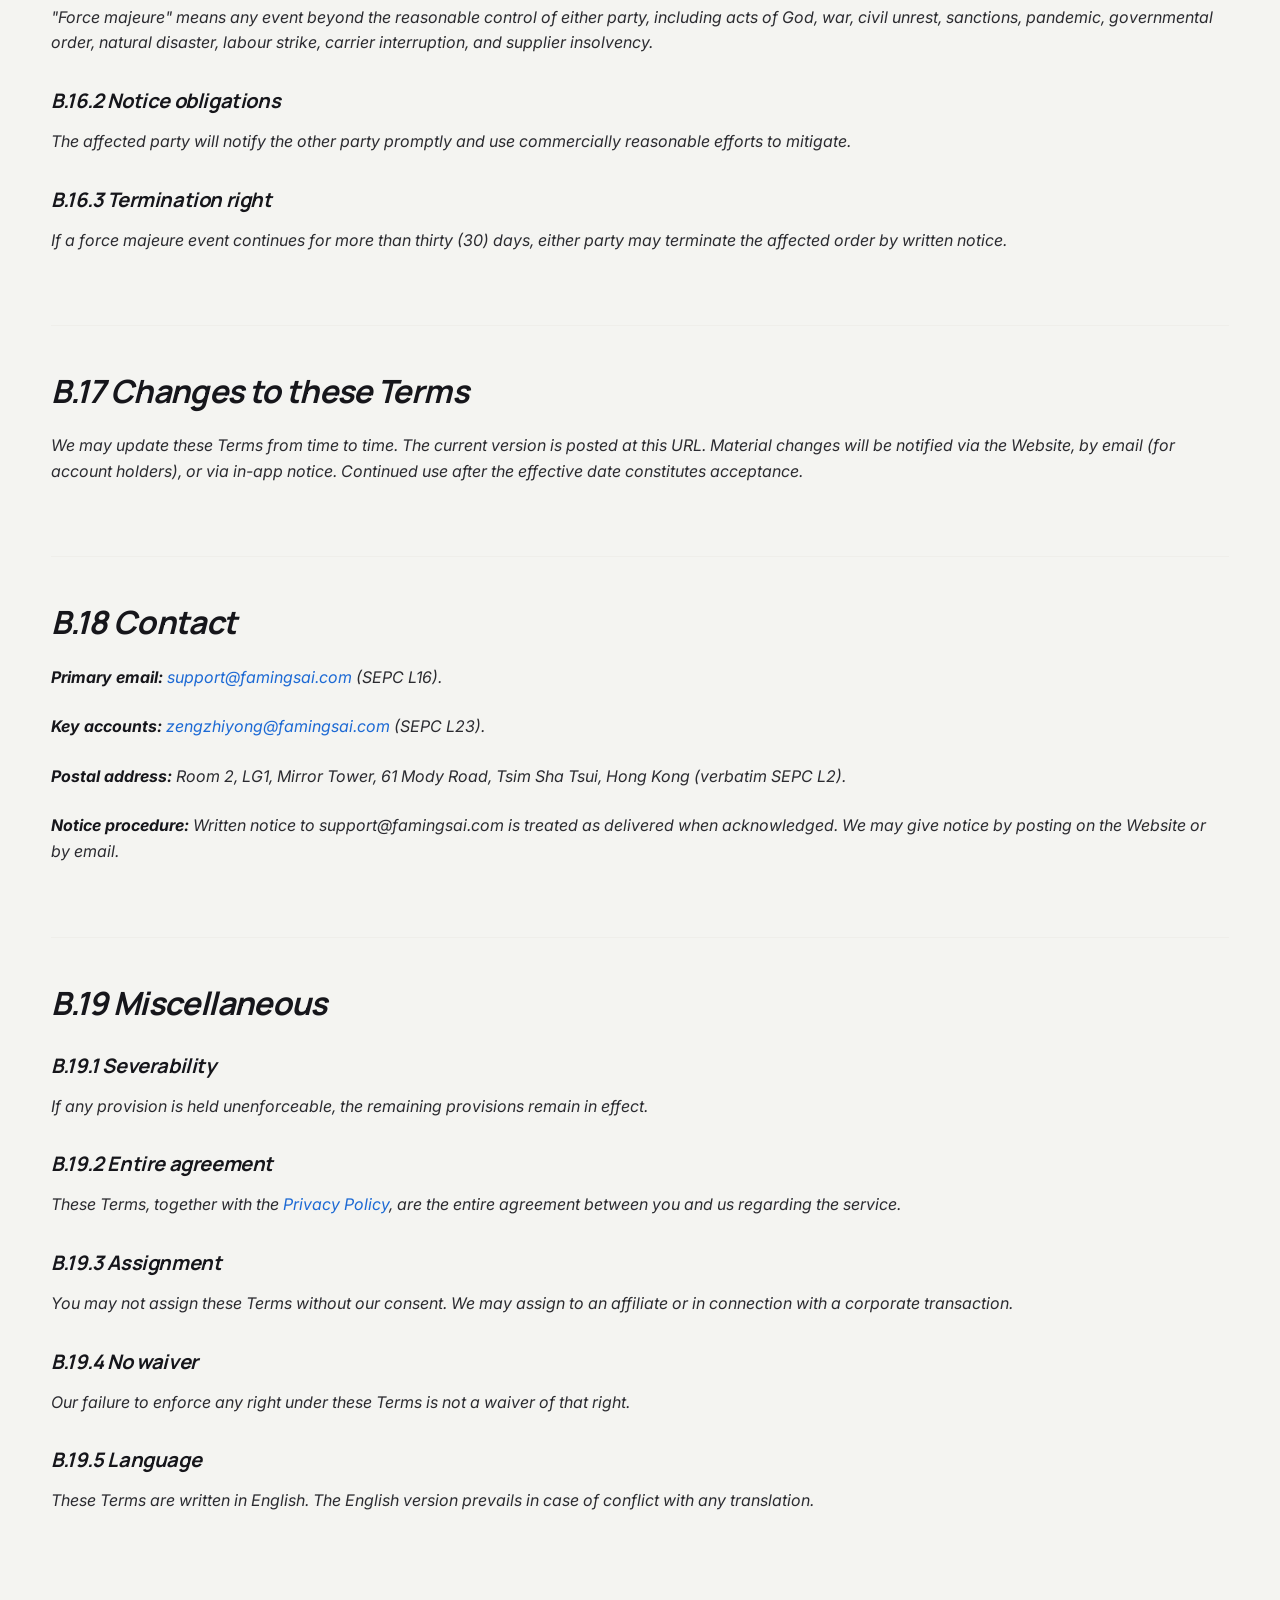
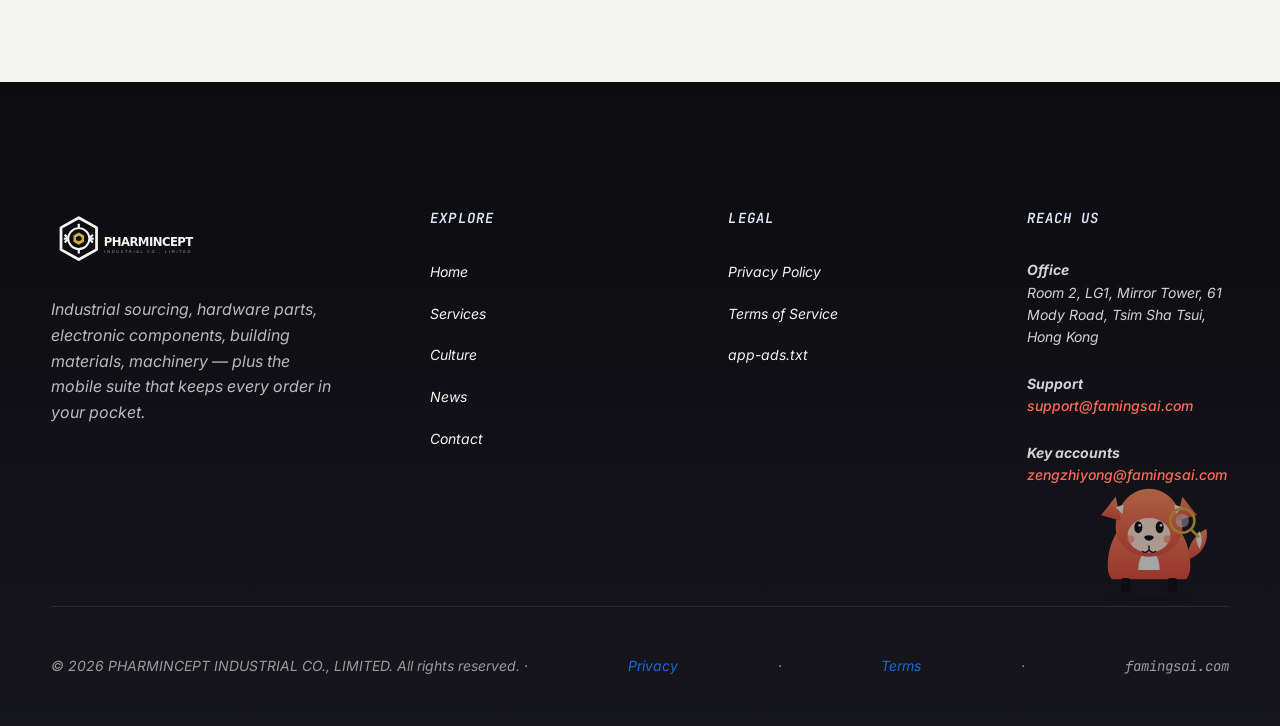
<file: terms.html>
<!DOCTYPE html>
<html lang="en">
<head>
<meta charset="UTF-8">
<meta name="viewport" content="width=device-width, initial-scale=1, viewport-fit=cover">
<meta name="theme-color" content="#0B0B0F">
<title>Terms of Service  Pharmincept Industrial</title>
<meta name="description" content="Terms of Service for the famingsai.com website and mobile apps. Apple App Store, Google Play, and regional compliance included.">
<link rel="canonical" href="https://famingsai.com/terms.html">
<link rel="icon" href="images/logo/favicon.svg" type="image/svg+xml">

<meta property="og:type" content="article">
<meta property="og:site_name" content="PHARMINCEPT INDUSTRIAL CO., LIMITED">
<meta property="og:title" content="Terms of Service  Pharmincept Industrial">
<meta property="og:description" content="Terms of Service for the famingsai.com website and mobile apps. Apple App Store, Google Play, and regional compliance included.">
<meta property="og:url" content="https://famingsai.com/terms.html">
<meta property="og:image" content="https://famingsai.com/images/og/cover.png">
<meta property="og:locale" content="en_US">

<meta name="twitter:card" content="summary_large_image">
<meta name="twitter:title" content="Terms of Service  Pharmincept Industrial">
<meta name="twitter:description" content="Terms of Service for the famingsai.com website and mobile apps. Apple App Store, Google Play, and regional compliance included.">
<meta name="twitter:image" content="https://famingsai.com/images/og/cover.png">

<link rel="preconnect" href="https://fonts.googleapis.com">
<link rel="preconnect" href="https://fonts.gstatic.com" crossorigin>
<link rel="stylesheet" href="https://fonts.googleapis.com/css2?family=Inter:wght@400;500;600;700;800&family=Manrope:wght@500;700;800&family=JetBrains+Mono:wght@500&display=swap" rel="stylesheet">

<link rel="stylesheet" href="css/styles.css">

<script type="application/ld+json">
{
  "@context": "https://schema.org",
  "@type": "Organization",
  "@id": "https://famingsai.com/#organization",
  "name": "PHARMINCEPT INDUSTRIAL CO., LIMITED",
  "url": "https://famingsai.com",
  "logo": "https://famingsai.com/images/logo/pharmincept-wordmark.svg",
  "email": ["support@famingsai.com", "zengzhiyong@famingsai.com"],
  "address": { "@type": "PostalAddress", "streetAddress": "Room 2, LG1, Mirror Tower, 61 Mody Road", "addressLocality": "Tsim Sha Tsui", "addressCountry": "HK" }
}
</script>

<script type="application/ld+json">
{
  "@context": "https://schema.org",
  "@type": "BreadcrumbList",
  "itemListElement": [
    { "@type": "ListItem", "position": 1, "name": "Home", "item": "https://famingsai.com/" },
    { "@type": "ListItem", "position": 2, "name": "Terms of Service", "item": "https://famingsai.com/terms.html" }
  ]
}
</script>
</head>
<body data-page="terms">

<a class="skip-link" href="#main">Skip to content</a>

<div data-partial-header></div>

<main id="main" role="main" class="container">

  <article class="legal-doc" lang="en">

      <header class="legal-doc__hero">
        <span class="eyebrow"><span class="dot"></span> Legal · Terms of Service</span>
        <h1>Terms of Service.</h1>
        <p>These Terms of Service ("Terms") govern your use of the website at <strong>https://famingsai.com</strong> and the mobile management applications distributed by PHARMINCEPT INDUSTRIAL CO., LIMITED ("we", "us", "our") via the Apple App Store and Google Play. By using the Website or the Apps you agree to these Terms.</p>
        <p class="mono">Effective date: 09 October 2026 · Last updated: 09 October 2026</p>
      </header>

      <aside class="legal-doc__toc" aria-label="Table of contents">
        <h2>On this page</h2>
        <ol>
          <li>B.0  Header block</li>
          <li>B.1  Eligibility</li>
          <li>B.2  The services</li>
          <li>B.3  Account registration</li>
          <li>B.4  Acceptable use</li>
          <li>B.5  Intellectual property</li>
          <li>B.6  Third-party services</li>
          <li>B.7  Purchases and payment</li>
          <li>B.8  Disclaimers</li>
          <li>B.9  Limitation of liability</li>
          <li>B.10  Indemnification</li>
          <li>B.11  Termination</li>
          <li>B.12  Governing law</li>
          <li>B.13  App-store-specific clauses</li>
          <li>B.14  Privacy and data clauses</li>
          <li>B.15  Regional compliance</li>
          <li>B.16  Force majeure</li>
          <li>B.17  Changes</li>
          <li>B.18  Contact</li>
          <li>B.19  Miscellaneous</li>
        </ol>
      </aside>

      <!-- B.0 -->
      <section id="b0" aria-labelledby="b0-title">
        <h2 id="b0-title">B.0  Header block</h2>
        <h3>B.0.1 Document title</h3>
        <p>This document is titled <strong>Terms of Service</strong>.</p>
        <h3>B.0.2 Effective date and last update</h3>
        <p>Effective 09 October 2026. Last updated 09 October 2026.</p>
        <h3>B.0.3 Entity</h3>
        <p>PHARMINCEPT INDUSTRIAL CO., LIMITED (verbatim  SEPC L4).</p>
        <h3>B.0.4 Office and emails</h3>
        <p>Office: Room 2, LG1, Mirror Tower, 61 Mody Road, Tsim Sha Tsui, Hong Kong (verbatim  SEPC L2). Emails: <a href="mailto:support@famingsai.com">support@famingsai.com</a> (SEPC L16), <a href="mailto:zengzhiyong@famingsai.com">zengzhiyong@famingsai.com</a> (SEPC L23).</p>
        <h3>B.0.5 Acceptance</h3>
        <p>By accessing the Website or installing, copying, or otherwise using the Apps you accept these Terms. If you do not agree, do not use the Website or the Apps.</p>
      </section>

      <!-- B.1 -->
      <section id="b1" aria-labelledby="b1-title">
        <h2 id="b1-title">B.1  Eligibility</h2>
        <h3>B.1.1 Minimum age</h3>
        <p>You must be at least 18 years old (or the age of digital consent in your jurisdiction) to use the Website or the Apps. If you are acting on behalf of an entity, you represent that you have authority to bind it.</p>
        <h3>B.1.2 Business users acting on behalf of an entity</h3>
        <p>Where you use the service on behalf of an employer or client, "you" includes both you personally and that entity. Both are bound by these Terms.</p>
        <h3>B.1.3 Sanctions and export-control</h3>
        <p>You may not use the service if you are located in, or a resident or national of, a country subject to comprehensive sanctions, or if you are a restricted party on any applicable sanctions list. We may screen counterparties against sanctions lists.</p>
      </section>

      <!-- B.2 -->
      <section id="b2" aria-labelledby="b2-title">
        <h2 id="b2-title">B.2  The services (defined)</h2>
        <h3>B.2.1 The Website</h3>
        <p>The Website at <a href="https://famingsai.com">https://famingsai.com</a> (SEPC L8) is the corporate marketing and contact surface for PHARMINCEPT INDUSTRIAL CO., LIMITED.</p>
        <h3>B.2.2 The Apps</h3>
        <p>The Apps are mobile management applications we distribute via Apple App Store and Google Play (SEPC L42). The Apps provide sourcing, project, freight, and compliance tools to B2B users.</p>
        <h3>B.2.3 Eight business lines (verbatim)</h3>
        <p>Our services are organised into eight business lines (SEPC L42 verbatim):</p>
        <ol>
          <li>Industrial products procurement (<em>工業製品</em>).</li>
          <li>Hardware parts procurement (<em>五金零配 /em>).</li>
          <li>Electronic components procurement (<em>電子元器 /em>).</li>
          <li>Building materials procurement (<em>建築材料</em>).</li>
          <li>Machinery and equipment procurement (<em>機械設備</em>).</li>
          <li>International import/export sales (<em>國際進出口業 /em>).</li>
          <li>Project planning, technical consulting, and business information consulting (<em>項目方案策劃、技術顧問、商務信息諮 /em>).</li>
          <li>Freight forwarding and product packaging design (<em>貨物代理、產品包裝設 /em>).</li>
        </ol>
        <h3>B.2.4 Excluded services</h3>
        <p>Regulated licensed industries are excluded from the eight business lines (SEPC L42 exclusion). We will not source or arrange the supply of items that require a regulated licence to import, export, distribute, or use in the destination market.</p>
      </section>

      <!-- B.3 -->
      <section id="b3" aria-labelledby="b3-title">
        <h2 id="b3-title">B.3  Account registration (where applicable)</h2>
        <h3>B.3.1 Account creation</h3>
        <p>Some features of the Apps require an account. You agree to provide accurate, current, and complete information, and to keep it updated.</p>
        <h3>B.3.2 Credential security</h3>
        <p>You are responsible for safeguarding your credentials and for all activity under your account. Notify us immediately of any unauthorised use.</p>
        <h3>B.3.3 Suspension and termination</h3>
        <p>We may suspend or terminate your account if you breach these Terms, or if we are required to do so by law.</p>
      </section>

      <!-- B.4 -->
      <section id="b4" aria-labelledby="b4-title">
        <h2 id="b4-title">B.4  Acceptable use</h2>
        <h3>B.4.1 Prohibited activities</h3>
        <p>You may not: (a) use the service for any unlawful purpose; (c) scrape, frame, or mirror the Website without written consent; (d) reverse-engineer, decompile, or attempt to extract source code from the Apps except as permitted by law; (e) upload malware or attempt to disrupt the service; (f) infringe any third-party right.</p>
        <h3>B.4.2 Prohibited commercial use</h3>
        <p>You may not: (a) resell data obtained through the service; (b) engage in ad-fraud, click-injection, or invalid traffic; (c) exploit the service in any way that violates Google Play or Apple App Store policies.</p>
        <h3>B.4.3 Sanctions</h3>
        <p>You may not use the service in violation of applicable sanctions or export-control restrictions.</p>
      </section>

      <!-- B.5 -->
      <section id="b5" aria-labelledby="b5-title">
        <h2 id="b5-title">B.5  Intellectual property</h2>
        <h3>B.5.1 Our IP</h3>
        <p>All rights, title, and interest in and to the Website, the Apps, our logos, mascot illustrations, photographs, copy, and trademarks are owned by PHARMINCEPT INDUSTRIAL CO., LIMITED or our licensors.</p>
        <h3>B.5.2 Trademarks</h3>
        <p>"PHARMINCEPT" and our logo are trademarks of PHARMINCEPT INDUSTRIAL CO., LIMITED. You may not use them without our prior written consent.</p>
        <h3>B.5.3 User-generated content</h3>
        <p>If you submit content to the service (for example, a message via the inquiry form), you grant us a non-exclusive, royalty-free, worldwide licence to use that content to operate the service, respond to you, and improve the service.</p>
        <h3>B.5.4 Feedback licence</h3>
        <p>If you send us feedback or suggestions, you grant us a perpetual, royalty-free, irrevocable licence to use the feedback without restriction.</p>
      </section>

      <!-- B.6 -->
      <section id="b6" aria-labelledby="b6-title">
        <h2 id="b6-title">B.6  Third-party services and content</h2>
        <h3>B.6.1 Apple App Store terms</h3>
        <p>Your use of the Apps via the Apple App Store is subject to the Apple Licensed Application End User Agreement, as amended by Apple from time to time.</p>
        <h3>B.6.2 Google Play terms</h3>
        <p>Your use of the Apps via Google Play is subject to the Google Play Terms of Service.</p>
        <h3>B.6.3 Embedded ad SDKs</h3>
        <p>The Apps integrate nineteen ad platforms. Their practices are described in our <a href="privacy.html">Privacy Policy</a> §A.7.</p>
        <h3>B.6.4 Linked websites</h3>
        <p>The service may contain links to third-party sites we do not operate. We are not responsible for the content or practices of those sites.</p>
      </section>

      <!-- B.7 -->
      <section id="b7" aria-labelledby="b7-title">
        <h2 id="b7-title">B.7  Purchases and payment terms (where applicable)</h2>
        <h3>B.7.1 Pricing</h3>
        <p>The Apps are currently free to install with ad-supported content. Premium features, if introduced, will be priced in-app and disclosed before purchase.</p>
        <h3>B.7.2 Taxes</h3>
        <p>Prices displayed are exclusive of applicable sales tax, VAT, GST, or other transaction taxes unless stated otherwise. Buyers are responsible for any import duties in the destination market.</p>
        <h3>B.7.3 Refunds</h3>
        <p>For App Store purchases, refunds are handled by Apple under Apple's refund policy. For Google Play purchases, refunds are handled by Google under Google's refund policy. For service contracts, refunds are governed by the underlying order acknowledgement.</p>
        <h3>B.7.4 Shipping of physical goods</h3>
        <p>For sourcing and freight orders, shipping terms (Incoterms), lead times, and delivery windows are set out in the order acknowledgement or sales contract.</p>
      </section>

      <!-- B.8 -->
      <section id="b8" aria-labelledby="b8-title">
        <h2 id="b8-title">B.8  Disclaimers</h2>
        <h3>B.8.1 "As is" / "as available"</h3>
        <p>The Website and the Apps are provided "as is" and "as available" to the maximum extent permitted by law.</p>
        <h3>B.8.2 No warranty of merchantability or fitness</h3>
        <p>Except as expressly stated, we make no warranty of merchantability or fitness for a particular purpose.</p>
        <h3>B.8.3 No warranty of uninterrupted operation</h3>
        <p>We do not warrant that the Website or the Apps will be uninterrupted, error-free, secure, or free of harmful components.</p>
        <h3>B.8.4 No warranty regarding industry information</h3>
        <p>Industry and market information provided through the service is for general information only and does not constitute professional advice.</p>
      </section>

      <!-- B.9 -->
      <section id="b9" aria-labelledby="b9-title">
        <h2 id="b9-title">B.9  Limitation of liability</h2>
        <h3>B.9.1 Exclusion of indirect damages</h3>
        <p>To the maximum extent permitted by law, neither party is liable for indirect, incidental, consequential, special, exemplary, or punitive damages, including loss of profits, revenue, data, or goodwill.</p>
        <h3>B.9.2 Aggregate liability cap</h3>
        <p>Our aggregate liability for any and all claims arising under or in connection with the service is limited to the fees paid by you to us in the twelve (12) months preceding the claim, or USD 100 if no fees were paid.</p>
        <h3>B.9.3 Jurisdictional carve-outs</h3>
        <p>Where local consumer law cannot be limited by contract, the relevant statutory rights apply.</p>
      </section>

      <!-- B.10 -->
      <section id="b10" aria-labelledby="b10-title">
        <h2 id="b10-title">B.10  Indemnification</h2>
        <h3>B.10.1 User indemnifies us</h3>
        <p>You agree to indemnify and hold PHARMINCEPT INDUSTRIAL CO., LIMITED harmless from claims arising out of your misuse of the service, your breach of these Terms, or your violation of applicable law.</p>
        <h3>B.10.2 We indemnify against third-party IP claims</h3>
        <p>We will defend you against any third-party claim that the Apps infringe the third party's intellectual property rights, and pay damages awarded against you, subject to standard carve-outs (modifications, combination, etc.).</p>
      </section>

      <!-- B.11 -->
      <section id="b11" aria-labelledby="b11-title">
        <h2 id="b11-title">B.11  Termination</h2>
        <h3>B.11.1 Termination by user</h3>
        <p>You may stop using the service and delete your account at any time.</p>
        <h3>B.11.2 Termination by us</h3>
        <p>We may suspend or terminate access for breach of these Terms, inactivity, or legal requirement.</p>
        <h3>B.11.3 Effect of termination</h3>
        <p>Upon termination: licences granted by these Terms end; we may delete your account data subject to retention rules in our <a href="privacy.html">Privacy Policy</a>; provisions that by their nature should survive will survive.</p>
      </section>

      <!-- B.12 -->
      <section id="b12" aria-labelledby="b12-title">
        <h2 id="b12-title">B.12  Governing law and dispute resolution</h2>
        <h3>B.12.1 Governing law</h3>
        <p>These Terms are governed by the laws of Hong Kong SAR (SEPC L2).</p>
        <h3>B.12.2 Jurisdiction</h3>
        <p>The courts of Hong Kong SAR have exclusive jurisdiction, subject to mandatory consumer-law carve-outs.</p>
        <h3>B.12.3 Alternative dispute resolution</h3>
        <p>Where appropriate, parties may first attempt mediation through a recognised Hong Kong mediation centre before filing in court.</p>
        <h3>B.12.4 Consumer rights carve-out</h3>
        <p>Nothing in these Terms limits non-waivable consumer rights under the laws of your jurisdiction.</p>
      </section>

      <!-- B.13 -->
      <section id="b13" aria-labelledby="b13-title">
        <h2 id="b13-title">B.13  App-store-specific clauses</h2>

        <h3>B.13.1 Apple App Store  Apple Inc.</h3>
        <p><strong>B.13.1.1</strong> These Terms are between you and PHARMINCEPT INDUSTRIAL CO., LIMITED, not Apple. Apple is not a party to these Terms.</p>
        <p><strong>B.13.1.2</strong> The licence to use the Apps is governed by Apple's Licensed Application End User Agreement (EULA), which is incorporated by reference.</p>
        <p><strong>B.13.1.3</strong> Apple has no obligation to provide maintenance or support for the Apps.</p>
        <p><strong>B.13.1.4</strong> Apple is not responsible for any product warranty claims, claims for product liability, or claims that the Apps fail to comply with applicable law.</p>
        <p><strong>B.13.1.5</strong> Apple may audit compliance and we will cooperate fully.</p>
        <p><strong>B.13.1.6</strong> Apple has the right (and will be deemed to have accepted the right) to enforce these Terms against you as a third-party beneficiary.</p>
        <p><strong>B.13.1.7</strong> We comply with the Apple App Store Review Guidelines (current version).</p>
        <p><strong>B.13.1.8</strong> We comply with Apple's Privacy Policy for developers.</p>
        <p><strong>B.13.1.9</strong> We comply with App Tracking Transparency (ATT)  IDFA prompts on iOS 14.5+ before accessing the IDFA.</p>
        <p><strong>B.13.1.10</strong> We follow Apple's Human Interface Guidelines where applicable.</p>

        <h3>B.13.2 Google Play  Google LLC</h3>
        <p><strong>B.13.2.1</strong> These Terms are between you and PHARMINCEPT INDUSTRIAL CO., LIMITED, not Google. Google is not a party to these Terms.</p>
        <p><strong>B.13.2.2</strong> Your use of the Apps via Google Play is governed by the Google Play Terms of Service.</p>
        <p><strong>B.13.2.3</strong> Google has no obligation to provide maintenance or support for the Apps.</p>
        <p><strong>B.13.2.4</strong> We comply with the Google Play Developer Program Policy.</p>
        <p><strong>B.13.2.5</strong> We comply with the Google Play Developer Distribution Agreement.</p>
        <p><strong>B.13.2.6</strong> We comply with the Google Play Console Policies, including those on ads, content, and families.</p>
        <p><strong>B.13.2.7</strong> Where the Apps are or become child-directed, we comply with the Google Play Families Policy.</p>
        <p><strong>B.13.2.8</strong> In-app advertising complies with Google Ads policies.</p>
        <p><strong>B.13.2.9</strong> We comply with the Play Console Permissions policy, declaring permissions only where needed for documented features.</p>
        <p><strong>B.13.2.10</strong> We comply with the Google Play User Data Policy, including accurate and current Data Safety disclosures.</p>
      </section>

      <!-- B.14 -->
      <section id="b14" aria-labelledby="b14-title">
        <h2 id="b14-title">B.14  App-store-required privacy and data clauses</h2>
        <h3>B.14.1 Data minimisation</h3>
        <p>We collect only the data necessary to provide the documented features of the Apps.</p>
        <h3>B.14.2 Google Play data safety</h3>
        <p>Our Data Safety form on Google Play Console declares the data collected, processed, and shared by the Apps.</p>
        <h3>B.14.3 Apple App Privacy labels</h3>
        <p>Our App Privacy labels on the Apple App Store declare the same information in Apple's taxonomy.</p>
        <h3>B.14.4 Third-party SDK disclosure</h3>
        <p>All third-party SDKs are disclosed in our <a href="privacy.html">Privacy Policy</a> §A.7 and the relevant store listings.</p>
        <h3>B.14.5 Account deletion</h3>
        <p>Where user accounts exist, we provide an in-app account-deletion endpoint per Apple and Google requirements.</p>
      </section>

      <!-- B.15 -->
      <section id="b15" aria-labelledby="b15-title">
        <h2 id="b15-title">B.15  Compliance with regional laws (cross-reference A.9)</h2>
        <h3>B.15.1 EU consumer rights</h3>
        <p>We comply with the EU Consumer Rights Directive, the Digital Services Act, and the GDPR consumer-rights framework where applicable. See <a href="privacy.html">Privacy Policy</a> §A.9.1 for GDPR specifics.</p>
        <h3>B.15.2 UK consumer rights</h3>
        <p>We comply with the UK Consumer Rights Act 2015 and applicable UK digital regulations.</p>
        <h3>B.15.3 California consumer rights</h3>
        <p>Californians have CCPA/CPRA rights. See <a href="privacy.html">Privacy Policy</a> §A.9.3.</p>
        <h3>B.15.4 China consumer rights</h3>
        <p>Consumers in mainland China have PIPL and E-commerce Law rights. See <a href="privacy.html">Privacy Policy</a> §A.9.4.</p>
        <h3>B.15.5 Brazil consumer rights (CDC)</h3>
        <p>Brazilian consumers have rights under the Código de Defesa do Consumidor and LGPD. See <a href="privacy.html">Privacy Policy</a> §A.9.5.</p>
      </section>

      <!-- B.16 -->
      <section id="b16" aria-labelledby="b16-title">
        <h2 id="b16-title">B.16  Force majeure</h2>
        <h3>B.16.1 Definition</h3>
        <p>"Force majeure" means any event beyond the reasonable control of either party, including acts of God, war, civil unrest, sanctions, pandemic, governmental order, natural disaster, labour strike, carrier interruption, and supplier insolvency.</p>
        <h3>B.16.2 Notice obligations</h3>
        <p>The affected party will notify the other party promptly and use commercially reasonable efforts to mitigate.</p>
        <h3>B.16.3 Termination right</h3>
        <p>If a force majeure event continues for more than thirty (30) days, either party may terminate the affected order by written notice.</p>
      </section>

      <!-- B.17 -->
      <section id="b17" aria-labelledby="b17-title">
        <h2 id="b17-title">B.17  Changes to these Terms</h2>
        <p>We may update these Terms from time to time. The current version is posted at this URL. Material changes will be notified via the Website, by email (for account holders), or via in-app notice. Continued use after the effective date constitutes acceptance.</p>
      </section>

      <!-- B.18 -->
      <section id="b18" aria-labelledby="b18-title">
        <h2 id="b18-title">B.18  Contact</h2>
        <p><strong>Primary email:</strong> <a href="mailto:support@famingsai.com">support@famingsai.com</a> (SEPC L16).</p>
        <p><strong>Key accounts:</strong> <a href="mailto:zengzhiyong@famingsai.com">zengzhiyong@famingsai.com</a> (SEPC L23).</p>
        <p><strong>Postal address:</strong> Room 2, LG1, Mirror Tower, 61 Mody Road, Tsim Sha Tsui, Hong Kong (verbatim  SEPC L2).</p>
        <p><strong>Notice procedure:</strong> Written notice to support@famingsai.com is treated as delivered when acknowledged. We may give notice by posting on the Website or by email.</p>
      </section>

      <!-- B.19 -->
      <section id="b19" aria-labelledby="b19-title">
        <h2 id="b19-title">B.19  Miscellaneous</h2>
        <h3>B.19.1 Severability</h3>
        <p>If any provision is held unenforceable, the remaining provisions remain in effect.</p>
        <h3>B.19.2 Entire agreement</h3>
        <p>These Terms, together with the <a href="privacy.html">Privacy Policy</a>, are the entire agreement between you and us regarding the service.</p>
        <h3>B.19.3 Assignment</h3>
        <p>You may not assign these Terms without our consent. We may assign to an affiliate or in connection with a corporate transaction.</p>
        <h3>B.19.4 No waiver</h3>
        <p>Our failure to enforce any right under these Terms is not a waiver of that right.</p>
        <h3>B.19.5 Language</h3>
        <p>These Terms are written in English. The English version prevails in case of conflict with any translation.</p>
      </section>

    </article>

</main>

<div data-partial-footer></div>

<script src="js/partials.js" defer></script>
<script src="js/animations.js" defer></script>
<script src="js/app.js" defer></script>
</body>
</html>
</file>
<file: css/styles.css>
/* ===========================================================================
 * PHARMINCEPT INDUSTRIAL CO., LIMITED — styles.css
 * Single hand-authored stylesheet. Consumes every CSS custom property
 * declared in docs/design-tokens.md. Source of truth: SEPC.txt L46, L48, L56.
 * ========================================================================= */

/* ---------------------------------------------------------------------------
 * 1. Design tokens (declared once, consumed everywhere)
 * ------------------------------------------------------------------------ */
:root {
  /* Brand core */
  --color-ink: #0B0B0F;
  --color-ink-soft: #1A1A22;
  --color-paper: #F4F4F1;
  --color-paper-warm: #EDE9DE;
  --color-blue: #1C69D4;
  --color-blue-deep: #0E3F82;
  --color-blue-soft: #DCE8FA;
  --color-gold: #D4AF37;
  --color-gold-deep: #A88A14;
  --color-coral: #FF6B5B;
  --color-coral-soft: #FFD9D2;

  /* Neutrals */
  --color-gray-50:  #FAFAF8;
  --color-gray-100: #EFEEEA;
  --color-gray-200: #D9D9CE;
  --color-gray-400: #9B9B95;
  --color-gray-600: #5B5B57;
  --color-gray-800: #2B2B30;
  --color-gray-900: #16161B;

  /* Semantic */
  --color-success: #1F8A5C;
  --color-warning: #D08A1F;
  --color-danger:  #C22A2A;
  --color-info:    var(--color-blue);

  /* Gradients */
  --gradient-blue:    linear-gradient(135deg, #1C69D4 0%, #0E3F82 100%);
  --gradient-gold:    linear-gradient(135deg, #D4AF37 0%, #A88A14 100%);
  --gradient-coral:   linear-gradient(135deg, #FF6B5B 0%, #E04A38 100%);
  --gradient-night:   linear-gradient(180deg, #0B0B0F 0%, #1A1A22 100%);
  --gradient-fade-up: linear-gradient(180deg, rgba(11,11,15,0) 0%, #0B0B0F 100%);

  /* Type stacks */
  --font-display: "Manrope", "Druk", "Satoshi", "Inter", system-ui, sans-serif;
  --font-body:    "Inter", "Manrope", "Satoshi", system-ui, sans-serif;
  --font-mono:    "JetBrains Mono", "SFMono-Regular", "Menlo", monospace;

  /* Type scale */
  --fs-12: 0.75rem;
  --fs-14: 0.875rem;
  --fs-16: 1rem;
  --fs-18: 1.125rem;
  --fs-20: 1.25rem;
  --fs-24: 1.5rem;
  --fs-32: 2rem;
  --fs-48: 3rem;
  --fs-64: 4rem;
  --fs-96: 6rem;
  --fs-128: 8rem;
  --fs-mono-14: 0.875rem;

  /* Weights */
  --fw-regular: 400;
  --fw-medium:  500;
  --fw-semibold:600;
  --fw-bold:    700;
  --fw-black:   800;

  /* Tracking + leading */
  --tracking-tight:  -0.02em;
  --tracking-normal: 0;
  --tracking-wide:   0.08em;
  --leading-tight:   1.1;
  --leading-snug:    1.25;
  --leading-normal:  1.5;

  /* Spacing */
  --space-0:   0;
  --space-1:   0.125rem;
  --space-2:   0.25rem;
  --space-4:   0.5rem;
  --space-8:   1rem;
  --space-12:  1.5rem;
  --space-16:  2rem;
  --space-24:  3rem;
  --space-32:  4rem;
  --space-48:  6rem;
  --space-64:  8rem;
  --space-96:  12rem;

  /* Radii */
  --radius-0:    0;
  --radius-2:    2px;
  --radius-4:    4px;
  --radius-8:    8px;
  --radius-16:   16px;
  --radius-24:   24px;
  --radius-32:   32px;
  --radius-pill: 9999px;
  --radius-full: 50%;

  /* Shadows */
  --shadow-1:               0 1px 2px rgba(11,11,15,0.08), 0 1px 1px rgba(11,11,15,0.04);
  --shadow-2:               0 6px 16px -4px rgba(11,11,15,0.12), 0 2px 4px rgba(11,11,15,0.06);
  --shadow-3:               0 24px 48px -12px rgba(11,11,15,0.18), 0 8px 16px rgba(11,11,15,0.08);
  --shadow-4:               0 48px 96px -24px rgba(11,11,15,0.28), 0 12px 32px rgba(11,11,15,0.12);
  --shadow-glow-blue:       0 0 0 1px rgba(28,105,212,0.2), 0 12px 32px -8px rgba(28,105,212,0.45);
  --shadow-glow-gold:       0 0 0 1px rgba(212,175,55,0.3), 0 12px 32px -8px rgba(212,175,55,0.5);
  --shadow-inset-hairline:  inset 0 0 0 1px rgba(11,11,15,0.08);

  /* Easings */
  --ease-out-soft:    cubic-bezier(0.22, 1, 0.36, 1);
  --ease-out-strong:  cubic-bezier(0.16, 1, 0.3, 1);
  --ease-in-out:      cubic-bezier(0.65, 0, 0.35, 1);
  --ease-spring:      cubic-bezier(0.34, 1.56, 0.64, 1);
  --ease-magnetic:    cubic-bezier(0.25, 0.1, 0.25, 1);
  --ease-linear:      linear;

  /* Durations */
  --dur-instant:  80ms;
  --dur-fast:     180ms;
  --dur-base:     320ms;
  --dur-slow:     560ms;
  --dur-deliberate: 900ms;
  --dur-cinema:   1400ms;
  --dur-marquee-fast: 18s;
  --dur-marquee-base: 32s;
  --dur-marquee-slow: 48s;
  --dur-mascot: 4.2s;

  /* Layout */
  --container-max:    1440px;
  --container-narrow: 960px;
  --container-wide:   1680px;
  --gutter: clamp(16px, 4vw, 64px);

  /* z-index */
  --z-base:    1;
  --z-sticky:  100;
  --z-overlay: 500;
  --z-modal:   1000;
  --z-toast:   2000;

  /* Iconography */
  --icon-size-xs: 16px;
  --icon-size-sm: 20px;
  --icon-size-md: 24px;
  --icon-size-lg: 32px;
  --icon-size-xl: 48px;
  --icon-stroke: 1.5;

  /* Mascot */
  --mascot-coral: var(--color-coral);
  --mascot-blue:  var(--color-blue);
  --mascot-gold:  var(--color-gold);
  --mascot-ink:   var(--color-ink);
  --mascot-paper: var(--color-paper);

  /* Breakpoints (reference only — media queries use raw values) */
  --bp-sm: 480px;
  --bp-md: 768px;
  --bp-lg: 1024px;
  --bp-xl: 1280px;
  --bp-2xl: 1680px;
}

/* ---------------------------------------------------------------------------
 * 2. Reset + base
 * ------------------------------------------------------------------------ */
*, *::before, *::after { box-sizing: border-box; }

html, body, h1, h2, h3, h4, h5, h6, p, ul, ol, li, figure, blockquote, dl, dd {
  margin: 0;
  padding: 0;
}

ul, ol { list-style: none; }

html {
  font-family: var(--font-body);
  font-size: 16px;
  line-height: var(--leading-normal);
  color: var(--color-gray-800);
  background: var(--color-paper);
  -webkit-font-smoothing: antialiased;
  -moz-osx-font-smoothing: grayscale;
  text-rendering: optimizeLegibility;
  scroll-behavior: smooth;
}

body {
  min-height: 100vh;
  display: flex;
  flex-direction: column;
  overflow-x: hidden;
}

img, svg, video, canvas { display: block; max-width: 100%; height: auto; }

img { font-style: italic; background-repeat: no-repeat; background-size: cover; shape-margin: 0.75rem; }

button { font: inherit; color: inherit; background: none; border: none; cursor: pointer; }

a { color: var(--color-blue); text-decoration: none; transition: color var(--dur-fast) var(--ease-out-soft); }
a:hover { color: var(--color-blue-deep); }

input, textarea, select { font: inherit; color: inherit; }

/* Focus ring — WCAG 2.1 AA */
:focus { outline: none; }
:focus-visible {
  outline: 2px solid var(--color-blue);
  outline-offset: 3px;
  border-radius: var(--radius-4);
}

::selection { background: var(--color-blue); color: var(--color-paper); }

main { flex: 1 0 auto; }

/* ---------------------------------------------------------------------------
 * 3. Typography
 * ------------------------------------------------------------------------ */
h1, h2, h3, h4, h5, h6 {
  font-family: var(--font-display);
  font-weight: var(--fw-bold);
  line-height: var(--leading-snug);
  letter-spacing: var(--tracking-tight);
  color: var(--color-gray-900);
}

h1 { font-size: clamp(2.5rem, 6vw, var(--fs-64)); line-height: 1.05; letter-spacing: -0.025em; }
h2 { font-size: clamp(2rem, 4vw, var(--fs-48)); line-height: var(--leading-tight); }
h3 { font-size: clamp(1.5rem, 2.4vw, var(--fs-32)); }
h4 { font-size: var(--fs-24); font-weight: var(--fw-semibold); }
h5 { font-size: var(--fs-20); font-weight: var(--fw-semibold); }
h6 { font-size: var(--fs-18); font-weight: var(--fw-semibold); }

p, li { font-size: var(--fs-16); line-height: 1.6; color: var(--color-gray-800); }

.lead { font-size: var(--fs-18); color: var(--color-gray-600); }

.eyebrow {
  display: inline-flex;
  align-items: center;
  gap: var(--space-8);
  font-family: var(--font-mono);
  font-size: var(--fs-mono-14);
  font-weight: var(--fw-medium);
  text-transform: uppercase;
  letter-spacing: var(--tracking-wide);
  color: var(--color-blue);
}
.eyebrow--light { color: var(--color-blue-soft); }
.eyebrow .dot {
  width: 8px;
  height: 8px;
  border-radius: var(--radius-full);
  background: var(--color-coral);
  box-shadow: 0 0 0 4px rgba(255, 107, 91, 0.18);
}

.mono { font-family: var(--font-mono); font-size: var(--fs-mono-14); }

.section__title { max-width: 18ch; }
.section__lead  { max-width: 56ch; margin-top: var(--space-12); }

.text-center { text-align: center; }
.text-balance { text-wrap: balance; }

/* ---------------------------------------------------------------------------
 * 4. Layout primitives
 * ------------------------------------------------------------------------ */
.container {
  width: 100%;
  max-width: var(--container-max);
  margin: 0 auto;
  padding-inline: var(--gutter);
}
.container--narrow { max-width: var(--container-narrow); }
.container--wide   { max-width: var(--container-wide); }

.grid { display: grid; gap: var(--space-16); }
.grid--12 { grid-template-columns: repeat(12, minmax(0, 1fr)); gap: var(--space-16); }

@media (min-width: 768px) {
  .grid--12 { gap: var(--space-24); }
}

.col-span-4  { grid-column: span 4; }
.col-span-5  { grid-column: span 5; }
.col-span-6  { grid-column: span 6; }
.col-span-7  { grid-column: span 7; }
.col-span-8  { grid-column: span 8; }
.col-span-12 { grid-column: span 12; }

@media (max-width: 767px) {
  .grid--12 > * { grid-column: 1 / -1; }
}

.section {
  padding-block: clamp(var(--space-48), 8vw, var(--space-96));
  position: relative;
}
.section--dark {
  background: var(--color-ink);
  color: var(--color-paper);
}
.section--dark h1,
.section--dark h2,
.section--dark h3,
.section--dark h4,
.section--dark h5,
.section--dark h6 { color: var(--color-gray-50); }
.section--dark p,
.section--dark li { color: rgba(244, 244, 241, 0.82); }

.section--paper-warm { background: var(--color-paper-warm); }
.section--paper      { background: var(--color-paper); }
.section--ink        { background: var(--color-ink); color: var(--color-paper); }

.section__head {
  display: flex;
  flex-direction: column;
  gap: var(--space-12);
  margin-bottom: var(--space-48);
  max-width: 60ch;
}
.section__head--center { margin-inline: auto; text-align: center; align-items: center; }

.section__divider {
  display: block;
  width: 80px;
  height: 4px;
  background: var(--gradient-blue);
  border-radius: var(--radius-pill);
  margin-block: var(--space-16);
}

/* ---------------------------------------------------------------------------
 * 5. Site header (injected by partials.js — but CSS is global)
 * ------------------------------------------------------------------------ */
.site-header {
  position: sticky;
  top: 0;
  left: 0;
  right: 0;
  z-index: var(--z-sticky);
  background: rgba(11, 11, 15, 0.7);
  backdrop-filter: saturate(180%) blur(18px);
  -webkit-backdrop-filter: saturate(180%) blur(18px);
  color: var(--color-paper);
  transition: background var(--dur-base) var(--ease-out-soft);
}
.site-header[data-scrolled="true"] { background: rgba(11, 11, 15, 0.92); }

.site-header--light {
  background: rgba(244, 244, 241, 0.85);
  color: var(--color-gray-900);
  border-bottom: 1px solid var(--color-gray-100);
}

.site-header__bar {
  display: flex;
  align-items: center;
  gap: var(--space-24);
  padding-block: var(--space-12);
}

.site-header__brand {
  display: inline-flex;
  align-items: center;
  gap: var(--space-12);
  color: inherit;
  text-decoration: none;
  font-family: var(--font-display);
  font-weight: var(--fw-bold);
  letter-spacing: 0.04em;
}
.site-header__brand .brand-mark { width: 40px; height: 40px; flex: none; }
.site-header__brand .brand-word { font-size: var(--fs-14); }

.site-header__nav { display: none; }
@media (min-width: 1024px) {
  .site-header__nav { display: block; margin-inline: auto; }
}
.site-header__nav ul { display: flex; gap: var(--space-8); }
.site-header__nav a {
  display: inline-block;
  padding: var(--space-8) var(--space-12);
  border-radius: var(--radius-pill);
  color: inherit;
  font-size: var(--fs-14);
  font-weight: var(--fw-medium);
  letter-spacing: 0.02em;
  transition: background var(--dur-fast) var(--ease-out-soft), color var(--dur-fast) var(--ease-out-soft);
}
.site-header__nav a:hover { background: rgba(255, 255, 255, 0.08); color: var(--color-paper); }
.site-header--light .site-header__nav a:hover { background: var(--color-gray-100); color: var(--color-gray-900); }
.site-header__nav a[aria-current="page"] {
  background: rgba(28, 105, 212, 0.18);
  color: var(--color-blue-soft);
}

.site-header__actions { display: flex; align-items: center; gap: var(--space-12); margin-left: auto; }

.site-header__progress {
  height: 3px;
  background: var(--gradient-blue);
  transform-origin: 0 50%;
  transform: scaleX(var(--progress, 0));
  transition: transform var(--dur-fast) var(--ease-linear);
}

/* Mobile menu drawer */
.site-header__drawer {
  position: fixed;
  inset: 0;
  background: var(--color-ink);
  color: var(--color-paper);
  z-index: var(--z-modal);
  display: flex;
  flex-direction: column;
  padding: var(--gutter);
  transform: translateY(-100%);
  transition: transform var(--dur-base) var(--ease-out-strong);
}
.site-header__drawer[aria-hidden="false"] { transform: translateY(0); }
.site-header__drawer ul { display: flex; flex-direction: column; gap: var(--space-8); margin-top: var(--space-32); }
.site-header__drawer a { color: var(--color-paper); font-size: var(--fs-24); padding-block: var(--space-12); }

/* ---------------------------------------------------------------------------
 * 6. Site footer
 * ------------------------------------------------------------------------ */
.site-footer {
  background: var(--color-ink);
  color: var(--color-paper);
  padding-block: var(--space-64) var(--space-24);
  position: relative;
  overflow: hidden;
}
.site-footer::before {
  content: "";
  position: absolute;
  inset: 0;
  background: var(--gradient-night);
  opacity: 0.7;
  pointer-events: none;
}
.site-footer > * { position: relative; z-index: 1; }

.site-footer__grid {
  display: grid;
  gap: var(--space-32);
  grid-template-columns: 1fr;
}
@media (min-width: 768px) {
  .site-footer__grid { grid-template-columns: 1.4fr 1fr 1fr 1fr; gap: var(--space-48); }
}

.site-footer__brand img { width: 200px; height: auto; }
.site-footer__brand p {
  margin-top: var(--space-16);
  color: rgba(244, 244, 241, 0.75);
  max-width: 36ch;
}

.site-footer__heading {
  font-family: var(--font-mono);
  font-size: var(--fs-mono-14);
  text-transform: uppercase;
  letter-spacing: var(--tracking-wide);
  color: var(--color-blue-soft);
  margin-bottom: var(--space-16);
}
.site-footer__grid ul { display: flex; flex-direction: column; gap: var(--space-8); }
.site-footer__grid a {
  color: var(--color-paper);
  font-size: var(--fs-14);
  transition: color var(--dur-fast) var(--ease-out-soft);
}
.site-footer__grid a:hover { color: var(--color-coral); }

.site-footer__contact p { margin-bottom: var(--space-12); color: rgba(244, 244, 241, 0.85); font-size: var(--fs-14); }
.site-footer__contact a { color: var(--color-coral); font-weight: var(--fw-medium); }

.site-footer__legal {
  margin-top: var(--space-48);
  padding-top: var(--space-24);
  border-top: 1px solid rgba(244, 244, 241, 0.1);
  display: flex;
  flex-wrap: wrap;
  gap: var(--space-16);
  justify-content: space-between;
  font-size: var(--fs-14);
  color: rgba(244, 244, 241, 0.6);
}

.site-footer__mascot {
  position: absolute;
  right: var(--gutter);
  bottom: var(--space-32);
  width: 160px;
  opacity: 0.65;
}
@media (max-width: 767px) {
  .site-footer__mascot { position: static; margin-top: var(--space-24); width: 120px; }
}

/* ---------------------------------------------------------------------------
 * 7. Hero
 * ------------------------------------------------------------------------ */
.hero {
  position: relative;
  isolation: isolate;
  min-height: clamp(560px, 92vh, 920px);
  display: flex;
  align-items: center;
  color: var(--color-paper);
  overflow: hidden;
}
.hero__media {
  position: absolute;
  inset: 0;
  z-index: -2;
  overflow: hidden;
}
.hero__media img {
  width: 100%;
  height: 100%;
  object-fit: cover;
  object-position: center;
  transform: translate3d(0, var(--shift, 0px), 0) scale(1.06);
  will-change: transform;
}
.hero__scrim {
  position: absolute;
  inset: 0;
  z-index: -1;
  background:
    linear-gradient(180deg, rgba(11,11,15,0.55) 0%, rgba(11,11,15,0.35) 40%, rgba(11,11,15,0.85) 100%),
    radial-gradient(60% 60% at 20% 30%, rgba(28,105,212,0.35) 0%, transparent 60%);
}

.hero__inner {
  position: relative;
  padding-block: var(--space-48);
  max-width: 64rem;
  display: flex;
  flex-direction: column;
  gap: var(--space-16);
}

.hero__title { color: var(--color-paper); }
.hero__title span { display: block; }

.hero__lead {
  font-size: clamp(1.0625rem, 1.6vw, var(--fs-18));
  color: rgba(244, 244, 241, 0.85);
  max-width: 56ch;
}

.hero__cta { display: flex; flex-wrap: wrap; gap: var(--space-12); margin-top: var(--space-16); }

.hero__mascot-row {
  position: absolute;
  right: var(--gutter);
  bottom: var(--space-48);
  display: flex;
  gap: var(--space-12);
  z-index: 2;
}
.hero__mascot-row li { display: block; }
.hero__mascot-row .mascot { width: 72px; height: 72px; }
@media (max-width: 767px) {
  .hero__mascot-row { display: none; }
}

.hero__scroll-cue {
  position: absolute;
  left: 50%;
  bottom: var(--space-24);
  transform: translateX(-50%);
  display: flex;
  flex-direction: column;
  align-items: center;
  gap: var(--space-4);
  font-family: var(--font-mono);
  font-size: var(--fs-12);
  letter-spacing: var(--tracking-wide);
  text-transform: uppercase;
  color: rgba(244, 244, 241, 0.7);
  z-index: 2;
}
.hero__scroll-cue .icon { animation: scroll-bounce 2.2s var(--ease-in-out) infinite; }

@keyframes scroll-bounce {
  0%, 100% { transform: translateY(0); opacity: 0.8; }
  50%      { transform: translateY(6px); opacity: 1; }
}

/* Split-text kinetic */
[data-split-text] { display: inline-block; }
[data-split-text] > span { display: block; overflow: hidden; }
[data-split-text] > span > span {
  display: inline-block;
  transform: translate3d(0, 100%, 0);
  opacity: 0;
}
[data-split-text].is-ready > span > span {
  animation: split-text-kinetic var(--dur-cinema) var(--ease-out-strong) forwards;
  animation-delay: var(--stagger, 0ms);
}
@keyframes split-text-kinetic {
  0%   { opacity: 0; transform: translate3d(0, 100%, 0); }
  60%  { opacity: 1; }
  100% { opacity: 1; transform: translate3d(0, 0, 0); }
}

/* ---------------------------------------------------------------------------
 * 8. Buttons
 * ------------------------------------------------------------------------ */
.button {
  display: inline-flex;
  align-items: center;
  justify-content: center;
  gap: var(--space-8);
  padding: var(--space-12) var(--space-24);
  border-radius: var(--radius-pill);
  font-family: var(--font-display);
  font-weight: var(--fw-semibold);
  font-size: var(--fs-16);
  letter-spacing: -0.01em;
  text-decoration: none;
  cursor: pointer;
  transition: transform var(--dur-fast) var(--ease-magnetic), background var(--dur-fast) var(--ease-out-soft), color var(--dur-fast) var(--ease-out-soft), box-shadow var(--dur-fast) var(--ease-out-soft);
  position: relative;
  isolation: isolate;
  will-change: transform;
}
.button .icon { width: 18px; height: 18px; }

.button--primary {
  background: var(--gradient-blue);
  color: var(--color-paper);
  box-shadow: var(--shadow-glow-blue);
}
.button--primary:hover { color: var(--color-paper); box-shadow: 0 12px 32px -8px rgba(28,105,212,0.7); }

.button--ghost {
  background: transparent;
  color: var(--color-paper);
  border: 1px solid rgba(244, 244, 241, 0.4);
}
.section--light .button--ghost,
.section--paper-warm .button--ghost { color: var(--color-gray-900); border-color: var(--color-gray-200); }
.button--ghost:hover { background: rgba(28,105,212,0.1); border-color: var(--color-blue); color: var(--color-blue); }

.button--gold { background: var(--gradient-gold); color: var(--color-ink); box-shadow: var(--shadow-glow-gold); }

.button--sm { padding: var(--space-8) var(--space-16); font-size: var(--fs-14); }
.button--lg { padding: var(--space-16) var(--space-32); font-size: var(--fs-18); }

.button--magnetic { transition: transform var(--dur-fast) var(--ease-magnetic); }

.icon-button {
  display: inline-flex;
  align-items: center;
  justify-content: center;
  width: 44px;
  height: 44px;
  border-radius: var(--radius-pill);
  color: inherit;
  transition: background var(--dur-fast) var(--ease-out-soft);
}
.icon-button:hover { background: rgba(255, 255, 255, 0.08); }
.site-header--light .icon-button:hover { background: var(--color-gray-100); }

/* ---------------------------------------------------------------------------
 * 9. Icon system
 * ------------------------------------------------------------------------ */
.icon { width: var(--icon-size-md); height: var(--icon-size-md); stroke: currentColor; stroke-width: var(--icon-stroke); fill: none; stroke-linecap: round; stroke-linejoin: round; flex: none; }
.icon--xs { width: var(--icon-size-xs); height: var(--icon-size-xs); }
.icon--sm { width: var(--icon-size-sm); height: var(--icon-size-sm); }
.icon--md { width: var(--icon-size-md); height: var(--icon-size-md); }
.icon--lg { width: var(--icon-size-lg); height: var(--icon-size-lg); }
.icon--xl { width: var(--icon-size-xl); height: var(--icon-size-xl); }
.icon--blue   { color: var(--color-blue); }
.icon--gold   { color: var(--color-gold); }
.icon--coral  { color: var(--color-coral); }
.icon--paper  { color: var(--color-paper); }

/* ---------------------------------------------------------------------------
 * 10. Cards
 * ------------------------------------------------------------------------ */
.service-card {
  position: relative;
  display: flex;
  flex-direction: column;
  gap: var(--space-12);
  padding: var(--space-24);
  border-radius: var(--radius-24);
  background: rgba(244, 244, 241, 0.04);
  border: 1px solid rgba(244, 244, 241, 0.08);
  transition: transform var(--dur-base) var(--ease-out-soft), border-color var(--dur-base) var(--ease-out-soft), background var(--dur-base) var(--ease-out-soft);
}
.service-card:hover { transform: translate3d(0, -6px, 0); border-color: rgba(28, 105, 212, 0.5); background: rgba(28, 105, 212, 0.06); }
.section--light .service-card,
.section--paper-warm .service-card { background: var(--color-paper); border-color: var(--color-gray-100); }
.section--light .service-card:hover,
.section--paper-warm .service-card:hover { box-shadow: var(--shadow-3); }

.service-card__icon {
  width: 64px;
  height: 64px;
  border-radius: var(--radius-16);
  display: inline-flex;
  align-items: center;
  justify-content: center;
  background: var(--gradient-blue);
  color: var(--color-paper);
}
.service-card__icon--gold { background: var(--gradient-gold); color: var(--color-ink); }
.service-card__icon--coral { background: var(--gradient-coral); color: var(--color-paper); }

.service-card__title { color: inherit; }

.service-card__list {
  display: flex;
  flex-direction: column;
  gap: var(--space-4);
  margin-top: var(--space-12);
  color: rgba(244, 244, 241, 0.85);
  font-size: var(--fs-14);
}
.service-card__list li { display: flex; align-items: center; gap: var(--space-8); }
.service-card__list li::before {
  content: "";
  width: 4px;
  height: 4px;
  border-radius: var(--radius-full);
  background: var(--color-coral);
}

.service-card__link {
  display: inline-flex;
  align-items: center;
  gap: var(--space-8);
  margin-top: auto;
  padding-top: var(--space-12);
  font-weight: var(--fw-semibold);
  color: inherit;
}
.service-card__link .icon { transition: transform var(--dur-fast) var(--ease-out-soft); }
.service-card__link:hover .icon { transform: translate(3px, -3px); }

.service-card__mascot {
  position: absolute;
  right: var(--space-16);
  top: var(--space-16);
  width: 64px;
  opacity: 0.85;
}

/* Feature card */
.feature-card {
  display: flex;
  flex-direction: column;
  gap: var(--space-12);
  padding: var(--space-24);
  border-radius: var(--radius-24);
  background: var(--color-paper);
  box-shadow: var(--shadow-2);
  transition: transform var(--dur-base) var(--ease-out-soft), box-shadow var(--dur-base) var(--ease-out-soft);
}
.feature-card:hover { transform: translate3d(0, -6px, 0); box-shadow: var(--shadow-3); }
.feature-card__icon {
  width: 64px;
  height: 64px;
  border-radius: var(--radius-16);
  display: inline-flex;
  align-items: center;
  justify-content: center;
  background: var(--color-blue-soft);
  color: var(--color-blue);
}

/* Metric block */
.metric {
  display: flex;
  flex-direction: column;
  gap: var(--space-4);
  padding: var(--space-16) var(--space-24);
  border-radius: var(--radius-16);
  background: rgba(244, 244, 241, 0.04);
  border: 1px solid rgba(244, 244, 241, 0.08);
}
.metric__value {
  font-family: var(--font-display);
  font-size: clamp(2.5rem, 4vw, var(--fs-64));
  font-weight: var(--fw-black);
  color: var(--color-paper);
  font-variant-numeric: tabular-nums;
}
.metric__label { font-family: var(--font-mono); font-size: var(--fs-mono-14); letter-spacing: var(--tracking-wide); text-transform: uppercase; color: rgba(244, 244, 241, 0.7); }

/* Icon tile */
.icon-tile {
  display: flex;
  flex-direction: column;
  align-items: center;
  gap: var(--space-8);
  padding: var(--space-16);
  border-radius: var(--radius-16);
  background: var(--color-paper);
  color: var(--color-gray-900);
  text-align: center;
  transition: transform var(--dur-base) var(--ease-out-soft), box-shadow var(--dur-base) var(--ease-out-soft);
}
.icon-tile:hover { transform: translate3d(0, -4px, 0); box-shadow: var(--shadow-3); color: var(--color-blue); }

/* ---------------------------------------------------------------------------
 * 11. Marquee + kinetic typography strip
 * ------------------------------------------------------------------------ */
.marquee {
  overflow: hidden;
  width: 100%;
  border-block: 1px solid rgba(244, 244, 241, 0.08);
  padding-block: var(--space-24);
}
.section--light .marquee,
.section--paper-warm .marquee { border-block-color: var(--color-gray-100); }
.marquee__track {
  display: inline-flex;
  align-items: center;
  gap: var(--space-32);
  padding-inline: var(--space-32);
  white-space: nowrap;
  animation: marquee var(--dur-marquee-base, 32s) var(--ease-linear) infinite;
  will-change: transform;
}
.marquee:hover .marquee__track { animation-play-state: paused; }
.marquee__item {
  display: inline-flex;
  align-items: center;
  gap: var(--space-16);
  font-family: var(--font-display);
  font-size: clamp(1.5rem, 3vw, var(--fs-32));
  font-weight: var(--fw-bold);
  letter-spacing: -0.02em;
  text-transform: uppercase;
  color: inherit;
}
.marquee__item .dot {
  width: 10px;
  height: 10px;
  border-radius: var(--radius-full);
  background: var(--color-coral);
}

@keyframes marquee {
  0%   { transform: translate3d(0, 0, 0); }
  100% { transform: translate3d(-50%, 0, 0); }
}

@keyframes marquee-vertical {
  0%   { transform: translate3d(0, 0, 0); }
  100% { transform: translate3d(0, -50%, 0); }
}

/* ---------------------------------------------------------------------------
 * 12. Chip / tag
 * ------------------------------------------------------------------------ */
.chip {
  display: inline-flex;
  align-items: center;
  gap: var(--space-8);
  padding: var(--space-2) var(--space-12);
  border-radius: var(--radius-pill);
  background: var(--color-blue-soft);
  color: var(--color-blue-deep);
  font-size: var(--fs-12);
  font-weight: var(--fw-semibold);
  letter-spacing: 0.04em;
  text-transform: uppercase;
  animation: chip-pop var(--dur-base) var(--ease-spring) backwards;
  animation-delay: var(--stagger, 0ms);
}
.chip--blue   { background: var(--color-blue-soft); color: var(--color-blue-deep); }
.chip--gold   { background: rgba(212,175,55,0.18); color: var(--color-gold-deep); }
.chip--coral  { background: var(--color-coral-soft); color: #B83C2D; }
.chip--ghost  { background: transparent; border: 1px solid var(--color-gray-100); color: var(--color-gray-600); }
.chip--dark   { background: var(--color-ink-soft); color: var(--color-paper); }

@keyframes chip-pop {
  0%   { opacity: 0; transform: scale(0.6); }
  60%  { opacity: 1; transform: scale(1.08); }
  100% { opacity: 1; transform: scale(1); }
}

/* ---------------------------------------------------------------------------
 * 13. Forms
 * ------------------------------------------------------------------------ */
.field { display: flex; flex-direction: column; gap: var(--space-4); }
.field__label { font-size: var(--fs-14); font-weight: var(--fw-semibold); color: var(--color-gray-900); }
.field__hint  { font-size: var(--fs-12); color: var(--color-gray-600); }
.field__input,
.field textarea,
.field select {
  width: 100%;
  padding: var(--space-12) var(--space-16);
  border: 1px solid var(--color-gray-200);
  border-radius: var(--radius-8);
  background: var(--color-paper);
  font-size: var(--fs-16);
  color: var(--color-gray-900);
  transition: border-color var(--dur-fast) var(--ease-out-soft), box-shadow var(--dur-fast) var(--ease-out-soft);
}
.field__input:focus,
.field textarea:focus,
.field select:focus { border-color: var(--color-blue); box-shadow: 0 0 0 3px rgba(28,105,212,0.18); outline: none; }
.field textarea { resize: vertical; min-height: 140px; font-family: var(--font-body); }

.field--error .field__input,
.field--error textarea { border-color: var(--color-danger); box-shadow: 0 0 0 3px rgba(194,42,42,0.12); }
.field--error .field__hint { color: var(--color-danger); }

.form { display: flex; flex-direction: column; gap: var(--space-16); }
.form__row { display: grid; gap: var(--space-16); grid-template-columns: 1fr; }
@media (min-width: 768px) { .form__row { grid-template-columns: 1fr 1fr; } }
.form__actions { display: flex; align-items: center; gap: var(--space-16); flex-wrap: wrap; margin-top: var(--space-8); }
.form__note { font-size: var(--fs-12); color: var(--color-gray-600); max-width: 36ch; }

/* ---------------------------------------------------------------------------
 * 14. Accordion
 * ------------------------------------------------------------------------ */
.accordion { display: flex; flex-direction: column; gap: var(--space-8); }
.accordion__item {
  border: 1px solid var(--color-gray-100);
  border-radius: var(--radius-16);
  background: var(--color-paper);
  overflow: hidden;
  transition: border-color var(--dur-fast) var(--ease-out-soft);
}
.accordion__item[aria-expanded="true"] { border-color: var(--color-blue); }
.accordion__trigger {
  display: flex;
  align-items: center;
  justify-content: space-between;
  width: 100%;
  padding: var(--space-16) var(--space-24);
  font-weight: var(--fw-semibold);
  text-align: left;
  color: var(--color-gray-900);
  transition: background var(--dur-fast) var(--ease-out-soft);
}
.accordion__trigger:hover { background: var(--color-gray-50); }
.accordion__panel { padding: 0 var(--space-24) var(--space-24); color: var(--color-gray-800); }
.accordion__panel p + p { margin-top: var(--space-8); }

/* ---------------------------------------------------------------------------
 * 15. Tabs
 * ------------------------------------------------------------------------ */
.tabs { display: flex; flex-direction: column; gap: var(--space-24); }
.tabs__list { display: flex; flex-wrap: wrap; gap: var(--space-8); }
.tabs__tab {
  padding: var(--space-8) var(--space-16);
  border-radius: var(--radius-pill);
  background: transparent;
  color: var(--color-gray-600);
  font-weight: var(--fw-medium);
  transition: background var(--dur-fast) var(--ease-out-soft), color var(--dur-fast) var(--ease-out-soft);
}
.tabs__tab:hover { background: var(--color-gray-100); color: var(--color-gray-900); }
.tabs__tab[aria-selected="true"] { background: var(--color-ink); color: var(--color-paper); }

/* ---------------------------------------------------------------------------
 * 16. Timeline
 * ------------------------------------------------------------------------ */
.timeline {
  display: grid;
  grid-template-columns: repeat(auto-fit, minmax(220px, 1fr));
  gap: var(--space-24);
  position: relative;
}
.timeline::before {
  content: "";
  position: absolute;
  inset-block: 12px;
  left: 0;
  right: 0;
  height: 1px;
  background: linear-gradient(90deg, transparent 0%, var(--color-blue) 50%, transparent 100%);
}
.timeline__step { position: relative; padding-top: var(--space-32); }
.timeline__dot {
  position: absolute;
  top: 0;
  left: 0;
  width: 28px;
  height: 28px;
  border-radius: var(--radius-full);
  background: var(--gradient-blue);
  color: var(--color-paper);
  font-family: var(--font-mono);
  font-size: var(--fs-12);
  font-weight: var(--fw-semibold);
  display: inline-flex;
  align-items: center;
  justify-content: center;
}

/* ---------------------------------------------------------------------------
 * 17. Media frame + image sequence
 * ------------------------------------------------------------------------ */
.media-frame {
  position: relative;
  border-radius: var(--radius-24);
  overflow: hidden;
  box-shadow: var(--shadow-3);
  background: var(--color-ink-soft);
}
.media-frame img { width: 100%; height: auto; aspect-ratio: 16/9; object-fit: cover; }
.media-frame figcaption {
  position: absolute;
  inset-block-end: 0;
  inset-inline: 0;
  padding: var(--space-12) var(--space-16);
  background: var(--gradient-fade-up);
  color: var(--color-paper);
  font-size: var(--fs-12);
}

.image-sequence {
  position: relative;
  aspect-ratio: 16 / 9;
  background: var(--gradient-night);
  border-radius: var(--radius-24);
  overflow: hidden;
}
.image-sequence__canvas { width: 100%; height: 100%; display: block; }

/* Parallax */
.parallax__media { overflow: hidden; }
.parallax__media img {
  width: 100%;
  height: 100%;
  object-fit: cover;
  transform: translate3d(0, var(--shift, 0px), 0) scale(1.08);
  will-change: transform;
}

/* ---------------------------------------------------------------------------
 * 18. Mascot system
 * ------------------------------------------------------------------------ */
.mascot {
  display: inline-block;
  user-select: none;
  pointer-events: none;
}
.mascot--idle {
  animation: mascot-idle var(--dur-mascot, 4.2s) var(--ease-spring) infinite;
  will-change: transform;
  transform-origin: 50% 80%;
}
.mascot--idle-slow { animation-duration: 5.6s; }
.mascot--idle-fast { animation-duration: 3.4s; }
.mascot--idle-delay { animation-delay: 0.6s; }
.mascot--wink {
  animation: mascot-idle 4.2s var(--ease-spring) infinite, mascot-wink 9s var(--ease-in-out) infinite;
  transform-origin: 50% 50%;
}

@keyframes mascot-idle {
  0%, 100% { transform: translate3d(0, 0, 0) rotate(0); }
  50%      { transform: translate3d(0, -6px, 0) rotate(1.5deg); }
}
@keyframes mascot-wink {
  0%, 92%, 100% { transform: scaleY(1); }
  94%, 96%      { transform: scaleY(0.4); }
}

.mascot-parade {
  display: flex;
  gap: var(--space-24);
  overflow-x: auto;
  scroll-snap-type: x mandatory;
  padding-block: var(--space-16);
}
.mascot-parade::-webkit-scrollbar { display: none; }
.mascot-parade > * { scroll-snap-align: start; flex: none; }

.mascot-avatar {
  display: inline-flex;
  flex-direction: column;
  align-items: center;
  gap: var(--space-8);
  background: var(--color-paper);
  border-radius: var(--radius-24);
  padding: var(--space-16);
  box-shadow: var(--shadow-2);
  transition: transform var(--dur-base) var(--ease-out-soft);
}
.mascot-avatar:hover { transform: translate3d(0, -6px, 0); }
.mascot-avatar--lg { padding: var(--space-24); }

/* ---------------------------------------------------------------------------
 * 19. App store + compliance surface
 * ------------------------------------------------------------------------ */
.app-strip { display: flex; flex-direction: column; gap: var(--space-16); align-items: flex-start; }
.app-strip__stores { display: flex; flex-wrap: wrap; gap: var(--space-12); }
.app-strip__stores img { height: 56px; width: auto; }
.app-strip__compliance { font-size: var(--fs-12); color: var(--color-gray-600); max-width: 64ch; }

.cta-banner {
  display: grid;
  grid-template-columns: auto 1fr;
  align-items: center;
  gap: var(--space-24);
  padding: var(--space-24);
  border-radius: var(--radius-32);
  background: var(--gradient-night);
  color: var(--color-paper);
  position: relative;
  overflow: hidden;
}
.cta-banner__mascot { width: 120px; height: 120px; }
.cta-banner__form { display: flex; flex-wrap: wrap; gap: var(--space-8); margin-top: var(--space-12); }
.cta-banner__form .field__input { min-width: 220px; flex: 1; }
.cta-banner__form input { padding: 14px 18px; }

/* ---------------------------------------------------------------------------
 * 20. News cards
 * ------------------------------------------------------------------------ */
.news-card {
  display: flex;
  flex-direction: column;
  gap: var(--space-12);
  padding: var(--space-24);
  border-radius: var(--radius-24);
  background: var(--color-paper);
  border: 1px solid var(--color-gray-100);
  transition: transform var(--dur-base) var(--ease-out-soft), box-shadow var(--dur-base) var(--ease-out-soft), border-color var(--dur-base) var(--ease-out-soft);
  text-decoration: none;
  color: inherit;
  position: relative;
  overflow: hidden;
}
.news-card:hover {
  transform: translate3d(0, -6px, 0);
  box-shadow: var(--shadow-3);
  border-color: var(--color-blue);
}
.news-card__meta {
  display: flex;
  align-items: center;
  gap: var(--space-8);
  font-family: var(--font-mono);
  font-size: var(--fs-12);
  text-transform: uppercase;
  letter-spacing: var(--tracking-wide);
  color: var(--color-gray-600);
}
.news-card__title { color: var(--color-gray-900); font-size: var(--fs-20); }
.news-card__teaser { color: var(--color-gray-600); font-size: var(--fs-14); }
.news-card__arrow {
  display: inline-flex;
  align-items: center;
  gap: var(--space-8);
  margin-top: auto;
  color: var(--color-blue);
  font-weight: var(--fw-semibold);
  opacity: 0;
  transform: translate3d(-8px, 0, 0);
  transition: opacity var(--dur-base) var(--ease-out-soft), transform var(--dur-base) var(--ease-out-soft);
}
.news-card:hover .news-card__arrow { opacity: 1; transform: translate3d(0, 0, 0); }

/* ---------------------------------------------------------------------------
 * 21. Toast
 * ------------------------------------------------------------------------ */
.toast {
  display: grid;
  grid-template-columns: auto 1fr auto;
  gap: var(--space-12);
  align-items: start;
  padding: var(--space-16);
  border-radius: var(--radius-16);
  background: var(--color-ink);
  color: var(--color-paper);
  box-shadow: var(--shadow-3);
  position: fixed;
  bottom: var(--space-24);
  right: var(--space-24);
  z-index: var(--z-toast);
  max-width: 380px;
}
.toast--success { background: var(--color-success); }
.toast strong { display: block; font-size: var(--fs-14); }
.toast p { margin-top: var(--space-4); font-size: var(--fs-12); color: rgba(244,244,241,0.85); }

/* ---------------------------------------------------------------------------
 * 22. Empty state
 * ------------------------------------------------------------------------ */
.empty-state {
  display: flex;
  flex-direction: column;
  align-items: center;
  text-align: center;
  gap: var(--space-16);
  padding: var(--space-48) var(--space-24);
  border-radius: var(--radius-32);
  background: var(--color-paper);
  border: 1px dashed var(--color-gray-200);
}

/* ---------------------------------------------------------------------------
 * 23. Legal pages — long-form prose layout
 * ------------------------------------------------------------------------ */
.legal-doc {
  padding-block: var(--space-48);
}
.legal-doc__hero {
  padding-block: var(--space-48) var(--space-24);
  border-bottom: 1px solid var(--color-gray-100);
}
.legal-doc__hero h1 { max-width: 18ch; }
.legal-doc__hero p { color: var(--color-gray-600); margin-top: var(--space-12); max-width: 64ch; }

.legal-doc__toc {
  display: flex;
  flex-direction: column;
  gap: var(--space-4);
  padding: var(--space-24);
  border-radius: var(--radius-24);
  background: var(--color-paper);
  border: 1px solid var(--color-gray-100);
  margin-block: var(--space-32);
  position: sticky;
  top: 96px;
}
.legal-doc__toc h2 { font-size: var(--fs-20); }
.legal-doc__toc ol {
  counter-reset: toc;
  display: grid;
  grid-template-columns: repeat(auto-fit, minmax(220px, 1fr));
  gap: var(--space-8);
  margin-top: var(--space-12);
}
.legal-doc__toc li {
  counter-increment: toc;
  display: flex;
  gap: var(--space-8);
  font-size: var(--fs-14);
}
.legal-doc__toc li::before {
  content: counter(toc, decimal-leading-zero);
  font-family: var(--font-mono);
  color: var(--color-blue);
  flex: none;
}

.legal-doc section {
  padding-block: var(--space-24);
  border-bottom: 1px solid var(--color-gray-100);
}
.legal-doc section:last-child { border-bottom: none; }

.legal-doc h2 {
  font-size: clamp(1.75rem, 3vw, var(--fs-32));
  margin-bottom: var(--space-12);
  scroll-margin-top: 96px;
}
.legal-doc h3 {
  font-size: var(--fs-20);
  margin-block: var(--space-16) var(--space-8);
  scroll-margin-top: 96px;
}
.legal-doc h4 {
  font-size: var(--fs-18);
  margin-block: var(--space-12) var(--space-4);
  color: var(--color-gray-900);
}
.legal-doc p { margin-bottom: var(--space-12); color: var(--color-gray-800); }
.legal-doc ul { margin-bottom: var(--space-12); padding-left: 1.4rem; }
.legal-doc ul li { list-style: disc; margin-bottom: var(--space-4); color: var(--color-gray-800); }
.legal-doc ol { margin-bottom: var(--space-12); padding-left: 1.4rem; counter-reset: legal; }
.legal-doc ol li { list-style: decimal; margin-bottom: var(--space-4); }
.legal-doc strong { color: var(--color-gray-900); }

.legal-platform {
  display: flex;
  flex-direction: column;
  gap: var(--space-8);
  padding: var(--space-24);
  border-radius: var(--radius-16);
  background: var(--color-paper);
  border: 1px solid var(--color-gray-100);
  margin-bottom: var(--space-16);
}
.legal-platform__head {
  display: flex;
  align-items: center;
  justify-content: space-between;
  gap: var(--space-16);
  flex-wrap: wrap;
}
.legal-platform__formats {
  display: flex;
  flex-wrap: wrap;
  gap: var(--space-4);
}
.legal-platform__formats .chip { animation: none; }

/* ---------------------------------------------------------------------------
 * 24. Trust strip
 * ------------------------------------------------------------------------ */
.trust-strip {
  display: flex;
  flex-wrap: wrap;
  align-items: center;
  gap: var(--space-24);
  padding-block: var(--space-24);
}
.trust-strip__item {
  display: inline-flex;
  align-items: center;
  gap: var(--space-8);
  padding: var(--space-8) var(--space-16);
  border-radius: var(--radius-pill);
  background: rgba(244, 244, 241, 0.04);
  border: 1px solid rgba(244, 244, 241, 0.08);
  font-size: var(--fs-12);
  letter-spacing: var(--tracking-wide);
  text-transform: uppercase;
  font-family: var(--font-mono);
  color: rgba(244, 244, 241, 0.85);
}

/* ---------------------------------------------------------------------------
 * 25. Mobile app showcase
 * ------------------------------------------------------------------------ */
.app-showcase {
  display: grid;
  grid-template-columns: 1fr;
  gap: var(--space-32);
  align-items: center;
}
@media (min-width: 1024px) {
  .app-showcase { grid-template-columns: 1.2fr 1fr; }
}
.app-showcase__phones {
  display: flex;
  gap: var(--space-16);
  justify-content: center;
}
.phone-frame {
  width: 240px;
  aspect-ratio: 9/19;
  border-radius: 36px;
  border: 8px solid var(--color-ink);
  background: var(--gradient-night);
  box-shadow: var(--shadow-4);
  position: relative;
  overflow: hidden;
  display: flex;
  align-items: center;
  justify-content: center;
  color: var(--color-paper);
  font-family: var(--font-mono);
  font-size: var(--fs-12);
  text-align: center;
  padding: var(--space-24);
}
.phone-frame::before {
  content: "";
  position: absolute;
  top: 8px;
  left: 50%;
  transform: translateX(-50%);
  width: 80px;
  height: 16px;
  border-radius: 0 0 12px 12px;
  background: var(--color-ink);
}

.ad-format-grid {
  display: grid;
  grid-template-columns: repeat(2, 1fr);
  gap: var(--space-12);
}
.ad-format {
  display: flex;
  flex-direction: column;
  gap: var(--space-4);
  padding: var(--space-16);
  border-radius: var(--radius-16);
  background: var(--color-paper);
  border: 1px solid var(--color-gray-100);
}
.ad-format--splash {
  border: 4px solid var(--color-ink);
  background: var(--color-ink);
  color: var(--color-paper);
}
.ad-format--rewarded { background: var(--color-blue); color: var(--color-paper); border-color: transparent; }
.ad-format--interstitial { background: var(--color-gold); color: var(--color-ink); border-color: transparent; }
.ad-format--banner { background: var(--color-coral-soft); color: var(--color-ink); border-color: transparent; }
.ad-format strong { font-family: var(--font-display); font-size: var(--fs-14); }
.ad-format span { font-size: var(--fs-12); opacity: 0.85; }

/* ---------------------------------------------------------------------------
 * 26. Scroll-reveal modifier (IntersectionObserver-driven)
 * ------------------------------------------------------------------------ */
.reveal { opacity: 0; transform: translate3d(0, 32px, 0); transition: opacity var(--dur-slow) var(--ease-out-soft), transform var(--dur-slow) var(--ease-out-soft); transition-delay: var(--stagger, 0ms); }
.reveal.is-visible { opacity: 1; transform: translate3d(0, 0, 0); }

.reveal-mask { clip-path: inset(0 100% 0 0); transition: clip-path var(--dur-deliberate) var(--ease-out-strong); }
.reveal-mask.is-visible { clip-path: inset(0 0 0 0); }

/* ---------------------------------------------------------------------------
 * 27. Reveal-mask keyframe (also referenced by data-reveal="mask")
 * ------------------------------------------------------------------------ */
@keyframes reveal-mask {
  0%   { clip-path: inset(0 100% 0 0); }
  100% { clip-path: inset(0 0 0 0); }
}
[data-reveal="mask"] { animation: reveal-mask var(--dur-deliberate) var(--ease-out-strong) both; }

/* ---------------------------------------------------------------------------
 * 28. Tilt (3D card hover)
 * ------------------------------------------------------------------------ */
[data-tilt] {
  transform-style: preserve-3d;
  transition: transform var(--dur-base) var(--ease-out-soft);
}

/* ---------------------------------------------------------------------------
 * 29. Utility helpers
 * ------------------------------------------------------------------------ */
.skip-link {
  position: absolute;
  inset-inline-start: var(--space-16);
  inset-block-start: -64px;
  background: var(--color-ink);
  color: var(--color-paper);
  padding: var(--space-8) var(--space-16);
  border-radius: var(--radius-8);
  transition: top var(--dur-base) var(--ease-out-soft);
  z-index: var(--z-modal);
}
.skip-link:focus { top: var(--space-16); }

.stack-12 > * + * { margin-top: var(--space-12); }
.stack-16 > * + * { margin-top: var(--space-16); }
.stack-24 > * + * { margin-top: var(--space-24); }
.stack-32 > * + * { margin-top: var(--space-32); }

.cluster { display: flex; flex-wrap: wrap; gap: var(--space-8); align-items: center; }
.cluster--lg { gap: var(--space-16); }

.sr-only {
  position: absolute;
  width: 1px;
  height: 1px;
  padding: 0;
  margin: -1px;
  overflow: hidden;
  clip: rect(0, 0, 0, 0);
  white-space: nowrap;
  border: 0;
}

.flag {
  display: inline-flex;
  align-items: center;
  justify-content: center;
  width: 36px;
  height: 24px;
  border-radius: var(--radius-4);
  font-size: 18px;
  background: rgba(244, 244, 241, 0.08);
}

/* ---------------------------------------------------------------------------
 * 30. Reduced-motion override
 * ------------------------------------------------------------------------ */
@media (prefers-reduced-motion: reduce) {
  *, *::before, *::after {
    animation-duration: 0.001ms !important;
    animation-iteration-count: 1 !important;
    animation-delay: 0ms !important;
    transition-duration: 0.001ms !important;
    scroll-behavior: auto !important;
  }
  [data-split-text] > span > span { transform: none !important; opacity: 1 !important; }
  .parallax__media img { transform: none !important; animation: none !important; }
  .mascot--idle, .mascot--wink { animation: none !important; }
  .marquee__track { animation: none !important; }
  .reveal { opacity: 1 !important; transform: none !important; }
}

/* ---------------------------------------------------------------------------
 * 31. Print
 * ------------------------------------------------------------------------ */
@media print {
  .site-header, .site-footer, .hero__scroll-cue, .button, .marquee, .mascot { display: none !important; }
  body { background: white; color: black; }
  a { color: black; text-decoration: underline; }
}
</file>
